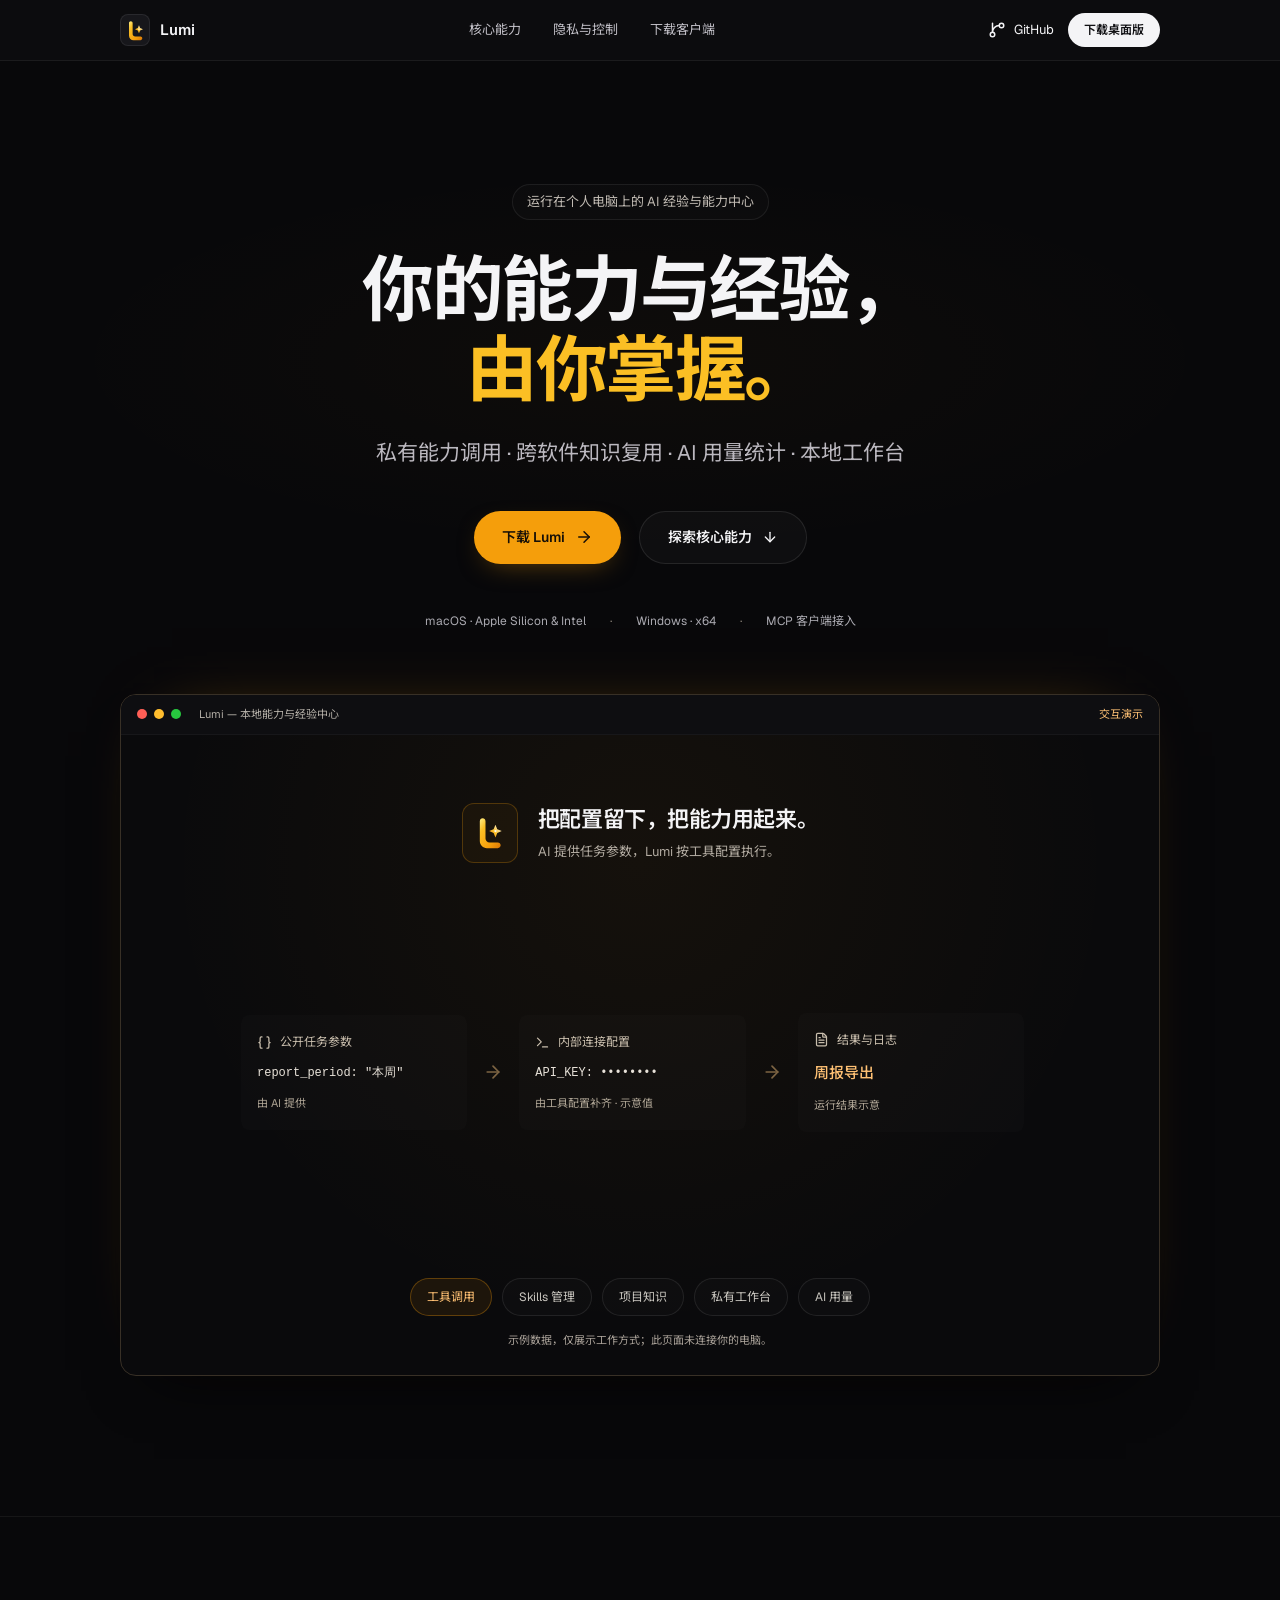
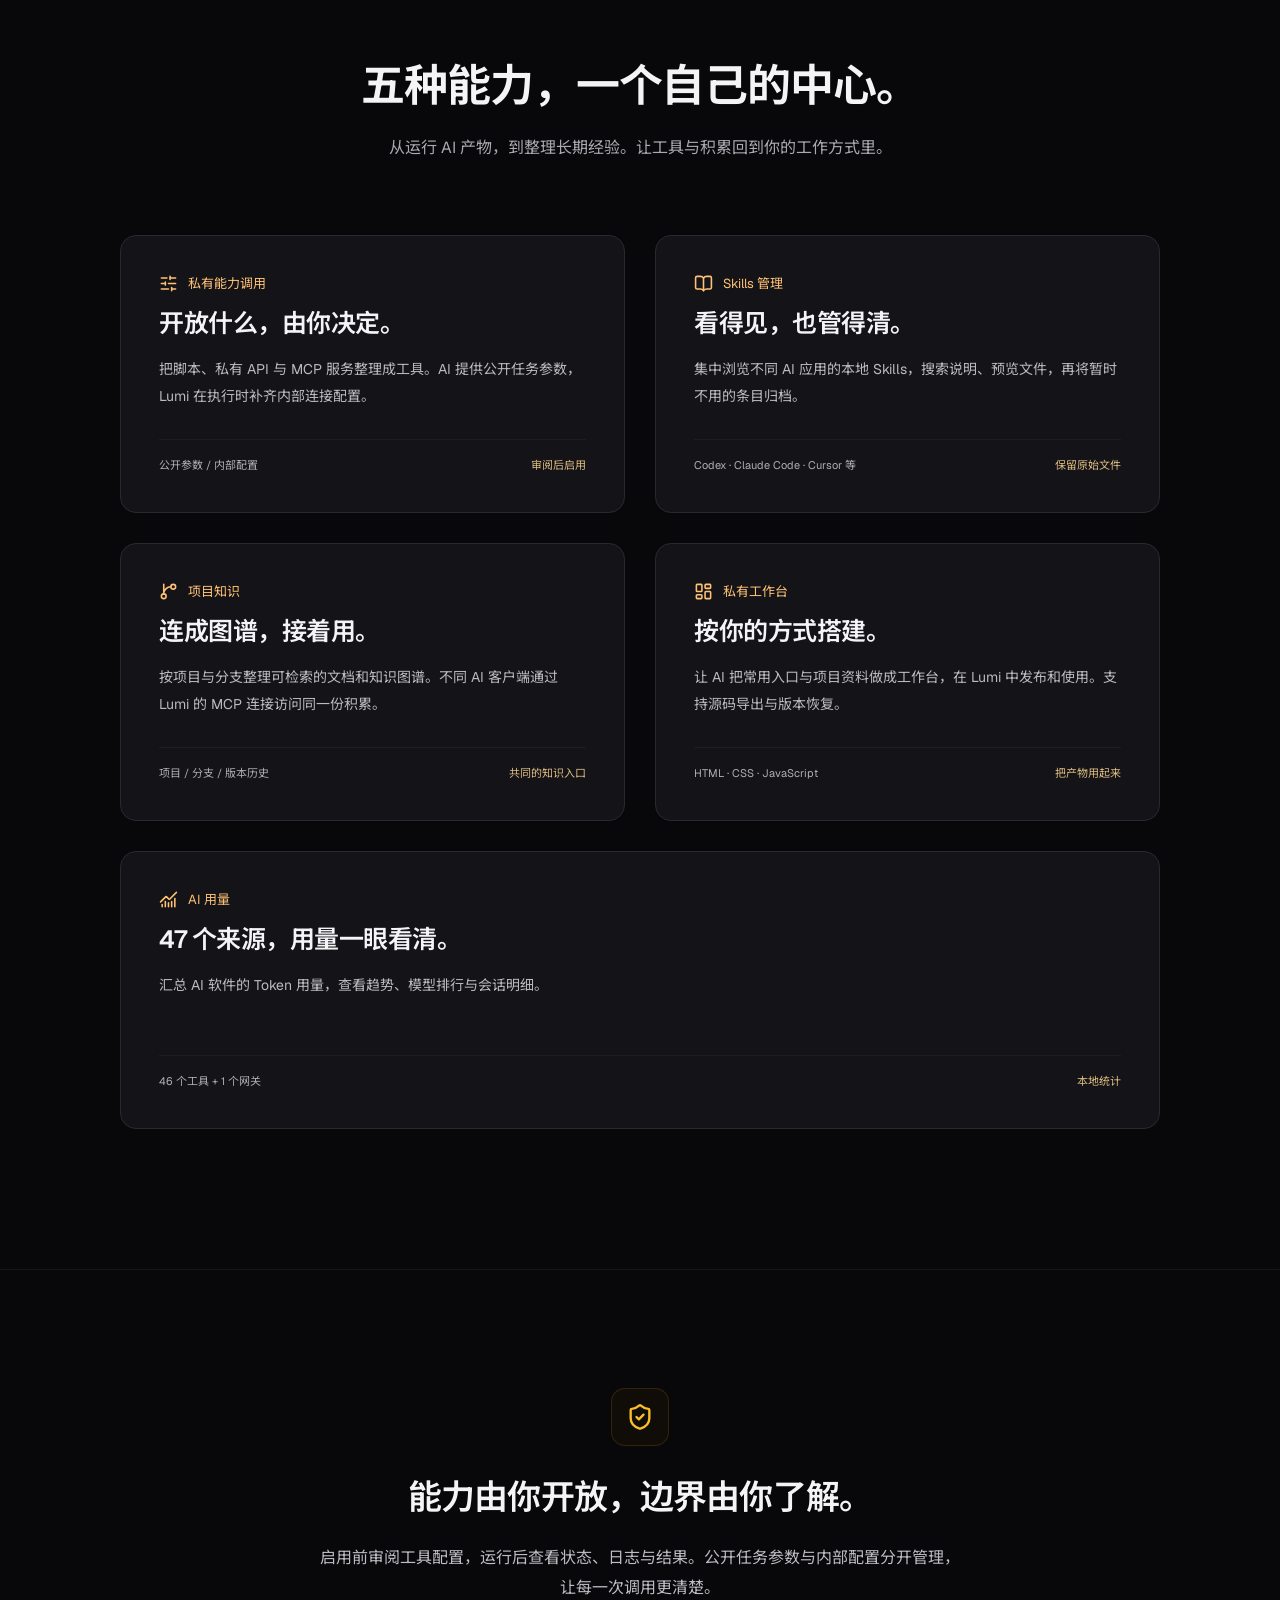
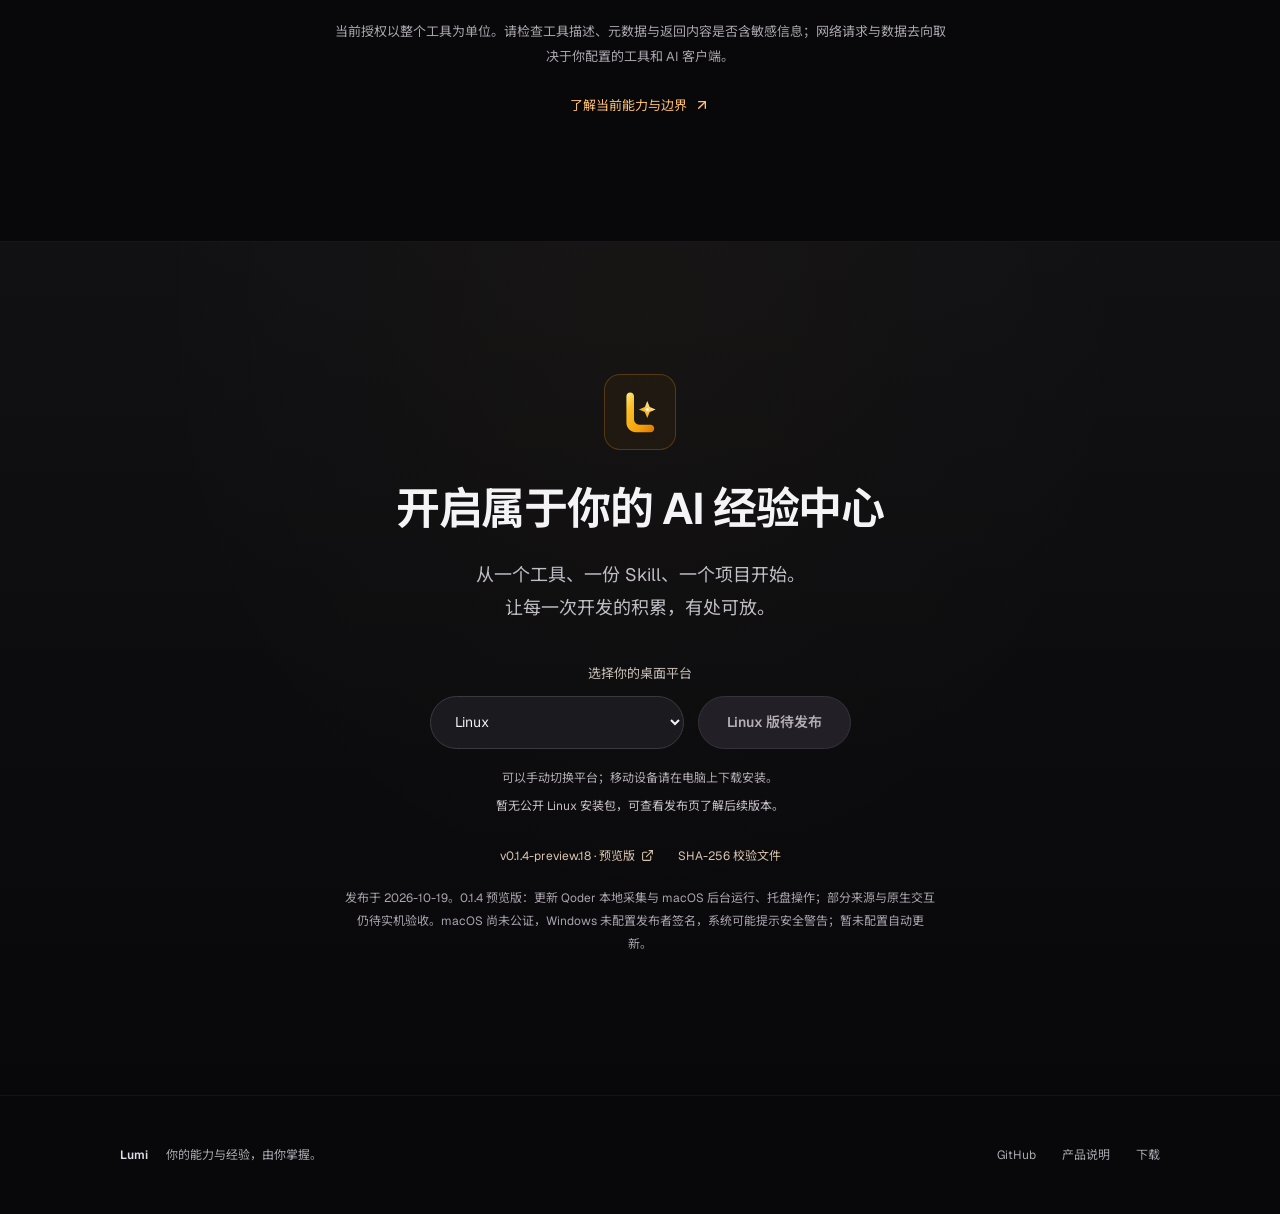
<file: index.html>
<!DOCTYPE html><html lang="zh-CN"><head><meta charSet="utf-8"/><link rel="preconnect" href="/" crossorigin=""/><meta name="viewport" content="width=device-width, initial-scale=1"/><link rel="stylesheet" href="/_next/static/chunks/26egfi94ij0s3.css" data-precedence="next"/><link rel="preload" as="script" fetchPriority="low" href="/_next/static/chunks/1ew4il-a98zmt.js"/><script src="/_next/static/chunks/1rxwn-mfm8874.js" async=""></script><script src="/_next/static/chunks/13pc9_lr8vnoz.js" async=""></script><script src="/_next/static/chunks/0cefix10a8f2b.js" async=""></script><script src="/_next/static/chunks/turbopack-3-ry682tkyiqk.js" async=""></script><script src="/_next/static/chunks/3j5he4_gi7dcv.js" async=""></script><script src="/_next/static/chunks/26lgxkewafxrk.js" async=""></script><script src="/_next/static/chunks/3jy3lyzrff4a3.js" async=""></script><script src="/_next/static/chunks/040gr12fq19t1.js" async=""></script><meta name="next-size-adjust" content=""/><meta name="theme-color" content="#08080a"/><meta name="color-scheme" content="dark"/><title>Lumi — 你的能力与经验，由你掌握</title><meta name="description" content="Lumi 将私有工具、Skills 与项目知识汇集在你的电脑上。汇总 AI 用量，让 AI 产物更容易运行，按你的方式搭建本地工作台。"/><meta name="application-name" content="Lumi"/><meta name="robots" content="index, follow"/><link rel="canonical" href="https://www.lumiplug.com/"/><meta property="og:title" content="Lumi — 你的能力与经验，由你掌握"/><meta property="og:description" content="Lumi 将私有工具、Skills 与项目知识汇集在你的电脑上。汇总 AI 用量，让 AI 产物更容易运行，按你的方式搭建本地工作台。"/><meta property="og:url" content="https://www.lumiplug.com/"/><meta property="og:site_name" content="Lumi"/><meta property="og:locale" content="zh_CN"/><meta property="og:image" content="https://www.lumiplug.com/og.png"/><meta property="og:image:width" content="1200"/><meta property="og:image:height" content="630"/><meta property="og:image:alt" content="Lumi — 你的能力与经验，由你掌握"/><meta property="og:type" content="website"/><meta name="twitter:card" content="summary_large_image"/><meta name="twitter:title" content="Lumi — 你的能力与经验，由你掌握"/><meta name="twitter:description" content="Lumi 将私有工具、Skills 与项目知识汇集在你的电脑上。汇总 AI 用量，让 AI 产物更容易运行，按你的方式搭建本地工作台。"/><meta name="twitter:image" content="https://www.lumiplug.com/og.png"/><link rel="icon" href="/icon.svg?icon.0k140cdlsgnfp.svg" sizes="any" type="image/svg+xml"/><script src="/_next/static/chunks/0cz1d0mv5g_q7.js" noModule=""></script></head><body><div hidden=""><!--$--><!--/$--></div><a class="skip-link" href="#main">跳到正文</a><header class="site-header"><div class="nav-inner container"><a href="#top" class="brand-link" aria-label="Lumi，返回顶部"><span class="brand-mark"><img alt="" loading="lazy" width="28" height="34" decoding="async" data-nimg="1" style="color:transparent" src="/lumi-mark.svg"/></span><span>Lumi</span></a><nav class="desktop-nav" aria-label="主导航"><a href="#features">核心能力</a><a href="#security">隐私与控制</a><a href="#download">下载客户端</a></nav><div class="nav-actions"><a href="https://github.com/LumiPlug/Lumi" class="nav-github" target="_blank" rel="noopener noreferrer" aria-label="GitHub · Lumi 主仓库（新标签页）"><svg xmlns="http://www.w3.org/2000/svg" width="18" height="18" viewBox="0 0 24 24" fill="none" stroke="currentColor" stroke-width="2" stroke-linecap="round" stroke-linejoin="round" class="lucide lucide-git-branch" aria-hidden="true"><path d="M15 6a9 9 0 0 0-9 9V3"></path><circle cx="18" cy="6" r="3"></circle><circle cx="6" cy="18" r="3"></circle></svg><span>GitHub</span></a><a href="#download" class="nav-download">下载桌面版</a><button class="menu-toggle" aria-label="打开导航菜单" aria-expanded="false" aria-controls="mobile-navigation"><svg xmlns="http://www.w3.org/2000/svg" width="20" height="20" viewBox="0 0 24 24" fill="none" stroke="currentColor" stroke-width="2" stroke-linecap="round" stroke-linejoin="round" class="lucide lucide-menu" aria-hidden="true"><path d="M4 5h16"></path><path d="M4 12h16"></path><path d="M4 19h16"></path></svg></button></div></div><nav id="mobile-navigation" class="mobile-nav" aria-label="移动导航" hidden=""><a href="#features">核心能力</a><a href="#security">隐私与控制</a><a href="#download">下载客户端</a></nav></header><main id="main"><section class="hero" id="top"><div class="hero-copy"><p class="hero-intro">运行在个人电脑上的 AI 经验与能力中心</p><h1>你的能力与经验，<br/><span>由你掌握。</span></h1><p class="hero-description">私有能力调用 · 跨软件知识复用 · AI 用量统计 · 本地工作台</p><div class="hero-actions"><a class="button button-primary" href="#download">下载 Lumi<svg xmlns="http://www.w3.org/2000/svg" width="18" height="18" viewBox="0 0 24 24" fill="none" stroke="currentColor" stroke-width="2" stroke-linecap="round" stroke-linejoin="round" class="lucide lucide-arrow-right" aria-hidden="true"><path d="M5 12h14"></path><path d="m12 5 7 7-7 7"></path></svg></a><a class="button button-secondary" href="#features">探索核心能力<svg xmlns="http://www.w3.org/2000/svg" width="16" height="16" viewBox="0 0 24 24" fill="none" stroke="currentColor" stroke-width="2" stroke-linecap="round" stroke-linejoin="round" class="lucide lucide-arrow-down" aria-hidden="true"><path d="M12 5v14"></path><path d="m19 12-7 7-7-7"></path></svg></a></div><p class="compatibility"><span>macOS · Apple Silicon &amp; Intel</span><span>Windows · x64</span><span>MCP 客户端接入</span></p></div><div class="container"><div class="product-stage" id="overview"><div class="window-bar"><div class="window-label"><span class="traffic-lights" aria-hidden="true"><i></i><i></i><i></i></span><span>Lumi — 本地能力与经验中心</span></div><span class="demo-label">交互演示</span></div><div class="demo-body"><div class="demo-heading"><span class="brand-mark brand-large"><img alt="" loading="lazy" width="28" height="34" decoding="async" data-nimg="1" style="color:transparent" src="/lumi-mark.svg"/></span><div><h2>把配置留下，把能力用起来。</h2><p>AI 提供任务参数，Lumi 按工具配置执行。</p></div></div><div id="panel-tools" role="tabpanel" aria-labelledby="tab-tools" tabindex="0" class="demo-panel"><div class="tool-flow"><div class="flow-step"><span class="demo-mini-label"><svg xmlns="http://www.w3.org/2000/svg" width="15" height="15" viewBox="0 0 24 24" fill="none" stroke="currentColor" stroke-width="2" stroke-linecap="round" stroke-linejoin="round" class="lucide lucide-braces lucide-curly-braces" aria-hidden="true"><path d="M8 3H7a2 2 0 0 0-2 2v5a2 2 0 0 1-2 2 2 2 0 0 1 2 2v5c0 1.1.9 2 2 2h1"></path><path d="M16 21h1a2 2 0 0 0 2-2v-5c0-1.1.9-2 2-2a2 2 0 0 1-2-2V5a2 2 0 0 0-2-2h-1"></path></svg>公开任务参数</span><code>report_period: &quot;本周&quot;</code><span class="demo-note">由 AI 提供</span></div><svg xmlns="http://www.w3.org/2000/svg" width="20" height="20" viewBox="0 0 24 24" fill="none" stroke="currentColor" stroke-width="2" stroke-linecap="round" stroke-linejoin="round" class="lucide lucide-arrow-right flow-arrow" aria-hidden="true"><path d="M5 12h14"></path><path d="m12 5 7 7-7 7"></path></svg><div class="flow-step"><span class="demo-mini-label"><svg xmlns="http://www.w3.org/2000/svg" width="15" height="15" viewBox="0 0 24 24" fill="none" stroke="currentColor" stroke-width="2" stroke-linecap="round" stroke-linejoin="round" class="lucide lucide-terminal" aria-hidden="true"><path d="M12 19h8"></path><path d="m4 17 6-6-6-6"></path></svg>内部连接配置</span><code>API_KEY: ••••••••</code><span class="demo-note">由工具配置补齐 · 示意值</span></div><svg xmlns="http://www.w3.org/2000/svg" width="20" height="20" viewBox="0 0 24 24" fill="none" stroke="currentColor" stroke-width="2" stroke-linecap="round" stroke-linejoin="round" class="lucide lucide-arrow-right flow-arrow" aria-hidden="true"><path d="M5 12h14"></path><path d="m12 5 7 7-7 7"></path></svg><div class="flow-step flow-result"><span class="demo-mini-label"><svg xmlns="http://www.w3.org/2000/svg" width="15" height="15" viewBox="0 0 24 24" fill="none" stroke="currentColor" stroke-width="2" stroke-linecap="round" stroke-linejoin="round" class="lucide lucide-file-text" aria-hidden="true"><path d="M6 22a2 2 0 0 1-2-2V4a2 2 0 0 1 2-2h8a2.4 2.4 0 0 1 1.704.706l3.588 3.588A2.4 2.4 0 0 1 20 8v12a2 2 0 0 1-2 2z"></path><path d="M14 2v5a1 1 0 0 0 1 1h5"></path><path d="M10 9H8"></path><path d="M16 13H8"></path><path d="M16 17H8"></path></svg>结果与日志</span><strong>周报导出</strong><span class="demo-note">运行结果示意</span></div></div></div><div class="demo-tabs" role="tablist" aria-label="选择产品演示"><button id="tab-tools" role="tab" aria-selected="true" aria-controls="panel-tools" tabindex="0">工具调用</button><button id="tab-skills" role="tab" aria-selected="false" aria-controls="panel-skills" tabindex="-1">Skills 管理</button><button id="tab-knowledge" role="tab" aria-selected="false" aria-controls="panel-knowledge" tabindex="-1">项目知识</button><button id="tab-workbench" role="tab" aria-selected="false" aria-controls="panel-workbench" tabindex="-1">私有工作台</button><button id="tab-usage" role="tab" aria-selected="false" aria-controls="panel-usage" tabindex="-1">AI 用量</button></div><p class="demo-disclaimer">示例数据，仅展示工作方式；此页面未连接你的电脑。</p></div></div></div></section><section id="features" class="features-section section-line"><div class="container"><div class="section-heading"><h2>五种能力，一个自己的中心。</h2><p>从运行 AI 产物，到整理长期经验。<br class="mobile-break"/>让工具与积累回到你的工作方式里。</p></div><div class="feature-grid"><article class="feature-card"><div class="feature-label"><svg xmlns="http://www.w3.org/2000/svg" width="19" height="19" viewBox="0 0 24 24" fill="none" stroke="currentColor" stroke-width="2" stroke-linecap="round" stroke-linejoin="round" class="lucide lucide-sliders-horizontal" aria-hidden="true"><path d="M10 5H3"></path><path d="M12 19H3"></path><path d="M14 3v4"></path><path d="M16 17v4"></path><path d="M21 12h-9"></path><path d="M21 19h-5"></path><path d="M21 5h-7"></path><path d="M8 10v4"></path><path d="M8 12H3"></path></svg><span>私有能力调用</span></div><h3>开放什么，由你决定。</h3><p>把脚本、私有 API 与 MCP 服务整理成工具。AI 提供公开任务参数，Lumi 在执行时补齐内部连接配置。</p><div class="feature-detail"><span>公开参数 / 内部配置</span><span>审阅后启用</span></div></article><article class="feature-card"><div class="feature-label"><svg xmlns="http://www.w3.org/2000/svg" width="19" height="19" viewBox="0 0 24 24" fill="none" stroke="currentColor" stroke-width="2" stroke-linecap="round" stroke-linejoin="round" class="lucide lucide-book-open" aria-hidden="true"><path d="M12 5v16"></path><path d="M20.001 19A2 2 0 0022 17V5a2 2 0 00-1.999-2L16 3.002A5 5 0 0012 5a5 5 0 00-4-2H4a2 2 0 00-2 2v12a2 2 0 001.999 2H8a5 5 0 014 2 5 5 0 014-2z"></path></svg><span>Skills 管理</span></div><h3>看得见，也管得清。</h3><p>集中浏览不同 AI 应用的本地 Skills，搜索说明、预览文件，再将暂时不用的条目归档。</p><div class="feature-detail"><span>Codex · Claude Code · Cursor 等</span><span>保留原始文件</span></div></article><article class="feature-card"><div class="feature-label"><svg xmlns="http://www.w3.org/2000/svg" width="19" height="19" viewBox="0 0 24 24" fill="none" stroke="currentColor" stroke-width="2" stroke-linecap="round" stroke-linejoin="round" class="lucide lucide-git-branch" aria-hidden="true"><path d="M15 6a9 9 0 0 0-9 9V3"></path><circle cx="18" cy="6" r="3"></circle><circle cx="6" cy="18" r="3"></circle></svg><span>项目知识</span></div><h3>连成图谱，接着用。</h3><p>按项目与分支整理可检索的文档和知识图谱。不同 AI 客户端通过 Lumi 的 MCP 连接访问同一份积累。</p><div class="feature-detail"><span>项目 / 分支 / 版本历史</span><span>共同的知识入口</span></div></article><article class="feature-card"><div class="feature-label"><svg xmlns="http://www.w3.org/2000/svg" width="19" height="19" viewBox="0 0 24 24" fill="none" stroke="currentColor" stroke-width="2" stroke-linecap="round" stroke-linejoin="round" class="lucide lucide-layout-dashboard" aria-hidden="true"><rect width="7" height="9" x="3" y="3" rx="1"></rect><rect width="7" height="5" x="14" y="3" rx="1"></rect><rect width="7" height="9" x="14" y="12" rx="1"></rect><rect width="7" height="5" x="3" y="16" rx="1"></rect></svg><span>私有工作台</span></div><h3>按你的方式搭建。</h3><p>让 AI 把常用入口与项目资料做成工作台，在 Lumi 中发布和使用。支持源码导出与版本恢复。</p><div class="feature-detail"><span>HTML · CSS · JavaScript</span><span>把产物用起来</span></div></article><article class="feature-card"><div class="feature-label"><svg xmlns="http://www.w3.org/2000/svg" width="19" height="19" viewBox="0 0 24 24" fill="none" stroke="currentColor" stroke-width="2" stroke-linecap="round" stroke-linejoin="round" class="lucide lucide-chart-no-axes-combined" aria-hidden="true"><path d="M12 16v5"></path><path d="M16 14.639V21"></path><path d="M20 10.656V21"></path><path d="m22 3-8.646 8.646a.5.5 0 0 1-.708 0L9.354 8.354a.5.5 0 0 0-.707 0L2 15"></path><path d="M4 18.463V21"></path><path d="M8 14.656V21"></path></svg><span>AI 用量</span></div><h3>47 个来源，用量一眼看清。</h3><p>汇总 AI 软件的 Token 用量，查看趋势、模型排行与会话明细。</p><div class="feature-detail"><span>46 个工具 + 1 个网关</span><span>本地统计</span></div></article></div></div></section><section id="security" class="security-section section-line"><div class="container security-inner"><span class="security-icon"><svg xmlns="http://www.w3.org/2000/svg" width="28" height="28" viewBox="0 0 24 24" fill="none" stroke="currentColor" stroke-width="2" stroke-linecap="round" stroke-linejoin="round" class="lucide lucide-shield-check" aria-hidden="true"><path d="M20 13c0 5-3.5 7.5-7.66 8.95a1 1 0 0 1-.67-.01C7.5 20.5 4 18 4 13V6a1 1 0 0 1 1-1c2 0 4.5-1.2 6.24-2.72a1.17 1.17 0 0 1 1.52 0C14.51 3.81 17 5 19 5a1 1 0 0 1 1 1z"></path><path d="m9 12 2 2 4-4"></path></svg></span><h2>能力由你开放，边界由你了解。</h2><p class="security-summary">启用前审阅工具配置，运行后查看状态、日志与结果。公开任务参数与内部配置分开管理，让每一次调用更清楚。</p><p class="security-boundary">当前授权以整个工具为单位。请检查工具描述、元数据与返回内容是否含敏感信息；网络请求与数据去向取决于你配置的工具和 AI 客户端。</p><a class="text-link" href="https://github.com/LumiPlug/Lumi/blob/main/README.zh-CN.md">了解当前能力与边界<svg xmlns="http://www.w3.org/2000/svg" width="16" height="16" viewBox="0 0 24 24" fill="none" stroke="currentColor" stroke-width="2" stroke-linecap="round" stroke-linejoin="round" class="lucide lucide-arrow-up-right" aria-hidden="true"><path d="M7 7h10v10"></path><path d="M7 17 17 7"></path></svg></a></div></section><section class="download-section section-line" id="download"><div class="container download-inner"><span class="brand-mark brand-large"><img alt="" loading="lazy" width="28" height="34" decoding="async" data-nimg="1" style="color:transparent" src="/lumi-mark.svg"/></span><h2>开启属于你的 AI 经验中心</h2><p class="download-description">从一个工具、一份 Skill、一个项目开始。
让每一次开发的积累，有处可放。</p><div class="download-picker"><label class="platform-label" for="platform">选择你的桌面平台</label><div class="download-controls"><select id="platform"><option value="mac-arm" selected="">macOS · Apple Silicon</option><option value="mac-intel">macOS · Intel</option><option value="windows">Windows · x64</option><option value="linux">Linux</option></select><a class="button button-primary download-button" href="https://github.com/LumiPlug/Lumi/releases/download/v0.1.4-preview.18/Lumi_0.1.4_aarch64.dmg" aria-label="下载 macOS 版，macOS · Apple Silicon，预览版"><svg xmlns="http://www.w3.org/2000/svg" width="18" height="18" viewBox="0 0 24 24" fill="none" stroke="currentColor" stroke-width="2" stroke-linecap="round" stroke-linejoin="round" class="lucide lucide-arrow-down-to-line" aria-hidden="true"><path d="M12 17V3"></path><path d="m6 11 6 6 6-6"></path><path d="M19 21H5"></path></svg>下载 macOS 版</a></div><p class="platform-hint">可以手动切换平台；移动设备请在电脑上下载安装。</p><p class="download-requirement" aria-live="polite">macOS 13.5 或更新版本 · Apple Silicon · .dmg</p><div class="release-links"><a href="https://github.com/LumiPlug/Lumi/releases/tag/v0.1.4-preview.18">v0.1.4-preview.18<!-- --> · <!-- -->预览版<svg xmlns="http://www.w3.org/2000/svg" width="13" height="13" viewBox="0 0 24 24" fill="none" stroke="currentColor" stroke-width="2" stroke-linecap="round" stroke-linejoin="round" class="lucide lucide-external-link" aria-hidden="true"><path d="M15 3h6v6"></path><path d="M10 14 21 3"></path><path d="M18 13v6a2 2 0 0 1-2 2H5a2 2 0 0 1-2-2V8a2 2 0 0 1 2-2h6"></path></svg></a><a href="https://github.com/LumiPlug/Lumi/releases/download/v0.1.4-preview.18/SHA256SUMS.txt">SHA-256 校验文件</a></div><p class="release-notice">发布于 <!-- -->2026-10-19<!-- -->。<!-- -->0.1.4 预览版：更新 Qoder 本地采集与 macOS 后台运行、托盘操作；部分来源与原生交互仍待实机验收。macOS 尚未公证，Windows 未配置发布者签名，系统可能提示安全警告；暂未配置自动更新。</p></div></div></section></main><!--$--><!--/$--><footer class="site-footer"><div class="container footer-inner"><p><strong>Lumi</strong><span>你的能力与经验，由你掌握。</span></p><nav aria-label="页脚导航"><a href="https://github.com/LumiPlug/Lumi">GitHub</a><a href="https://github.com/LumiPlug/Lumi/blob/main/README.zh-CN.md">产品说明</a><a href="#download">下载</a></nav></div></footer><script id="_R_">(globalThis["TURBOPACK"] || (globalThis["TURBOPACK"] = [])).push({"otherChunks":["static/chunks/1ew4il-a98zmt.js","static/chunks/1rxwn-mfm8874.js","static/chunks/13pc9_lr8vnoz.js","static/chunks/0cefix10a8f2b.js"],"runtimeModuleIds":[57458]});</script><script src="/_next/static/chunks/1ew4il-a98zmt.js" async=""></script><script>(self.__next_f=self.__next_f||[]).push([0])</script><script>self.__next_f.push([1,"1:\"$Sreact.fragment\"\n2:\"/_next/static/chunks/3j5he4_gi7dcv.js\"\n3:I[5215,[\"$2\"],\"default\"]\n4:I[46747,[\"$2\"],\"default\"]\n5:\"/_next/static/chunks/26lgxkewafxrk.js\"\n6:I[63572,[\"$2\",\"$5\"],\"\"]\n8:\"/_next/static/chunks/3jy3lyzrff4a3.js\"\n9:I[93963,[\"$2\",\"$8\"],\"Header\"]\nb:\"/_next/static/chunks/040gr12fq19t1.js\"\nc:I[93817,[\"$2\",\"$8\",\"$b\"],\"default\"]\nd:I[35949,[\"$2\",\"$8\",\"$b\"],\"ProductDemo\"]\n19:\"ViewportBoundary\"\n1a:I[70914,[\"$2\"],\"$19\"]\n1c:\"MetadataBoundary\"\n1d:I[70914,[\"$2\"],\"$1c\"]\n1e:\"$Sreact.suspense\"\n20:I[43914,[\"$2\"],\"default\",1]\n:HL[\"/_next/static/chunks/26egfi94ij0s3.css\",\"style\"]\n:HC[\"/\",\"\"]\n"])</script><script>self.__next_f.push([1,"a:[[\"children\",{\"s\":\"__PAGE__\",\"h\":512,\"d\":{\"r\":[\"$\",\"$1\",\"c\",{\"children\":[[\"$\",\"main\",null,{\"id\":\"main\",\"children\":[[\"$\",\"section\",null,{\"className\":\"hero\",\"id\":\"top\",\"children\":[[\"$\",\"div\",null,{\"className\":\"hero-copy\",\"children\":[[\"$\",\"p\",null,{\"className\":\"hero-intro\",\"children\":\"运行在个人电脑上的 AI 经验与能力中心\"}],[\"$\",\"h1\",null,{\"children\":[\"你的能力与经验，\",[\"$\",\"br\",null,{}],[\"$\",\"span\",null,{\"children\":\"由你掌握。\"}]]}],[\"$\",\"p\",null,{\"className\":\"hero-description\",\"children\":\"私有能力调用 · 跨软件知识复用 · AI 用量统计 · 本地工作台\"}],[\"$\",\"div\",null,{\"className\":\"hero-actions\",\"children\":[[\"$\",\"a\",null,{\"className\":\"button button-primary\",\"href\":\"#download\",\"children\":[\"下载 Lumi\",[\"$\",\"$Lc\",null,{\"ref\":\"$undefined\",\"icon\":{\"name\":\"arrow-right\",\"size\":24,\"node\":[[\"path\",{\"d\":\"M5 12h14\",\"key\":\"1ays0h\"}],[\"path\",{\"d\":\"m12 5 7 7-7 7\",\"key\":\"xquz4c\"}]]},\"className\":\"$undefined\",\"size\":18,\"aria-hidden\":\"true\"}]]}],[\"$\",\"a\",null,{\"className\":\"button button-secondary\",\"href\":\"#features\",\"children\":[\"探索核心能力\",[\"$\",\"$Lc\",null,{\"ref\":\"$undefined\",\"icon\":{\"name\":\"arrow-down\",\"size\":24,\"node\":[[\"path\",{\"d\":\"M12 5v14\",\"key\":\"s699le\"}],[\"path\",{\"d\":\"m19 12-7 7-7-7\",\"key\":\"1idqje\"}]]},\"className\":\"$undefined\",\"size\":16,\"aria-hidden\":\"true\"}]]}]]}],[\"$\",\"p\",null,{\"className\":\"compatibility\",\"children\":[[\"$\",\"span\",null,{\"children\":\"macOS · Apple Silicon \u0026 Intel\"}],[\"$\",\"span\",null,{\"children\":\"Windows · x64\"}],[\"$\",\"span\",null,{\"children\":\"MCP 客户端接入\"}]]}]]}],[\"$\",\"div\",null,{\"className\":\"container\",\"children\":[\"$\",\"$Ld\",null,{}]}]]}],[\"$\",\"section\",null,{\"id\":\"features\",\"className\":\"features-section section-line\",\"children\":[\"$\",\"div\",null,{\"className\":\"container\",\"children\":[[\"$\",\"div\",null,{\"className\":\"section-heading\",\"children\":[[\"$\",\"h2\",null,{\"children\":\"五种能力，一个自己的中心。\"}],[\"$\",\"p\",null,{\"children\":[\"从运行 AI 产物，到整理长期经验。\",[\"$\",\"br\",null,{\"className\":\"mobile-break\"}],\"让工具与积累回到你的工作方式里。\"]}]]}],[\"$\",\"div\",null,{\"className\":\"feature-grid\",\"children\":[[\"$\",\"article\",\"tools\",{\"className\":\"feature-card\",\"children\":[[\"$\",\"div\",null,{\"className\":\"feature-label\",\"children\":[[\"$\",\"$Lc\",null,{\"ref\":\"$undefined\",\"icon\":{\"name\":\"sliders-horizontal\",\"size\":24,\"node\":[[\"path\",{\"d\":\"M10 5H3\",\"key\":\"1qgfaw\"}],[\"path\",{\"d\":\"M12 19H3\",\"key\":\"yhmn1j\"}],[\"path\",{\"d\":\"M14 3v4\",\"key\":\"1sua03\"}],[\"path\",{\"d\":\"M16 17v4\",\"key\":\"1q0r14\"}],[\"path\",{\"d\":\"M21 12h-9\",\"key\":\"1o4lsq\"}],[\"path\",{\"d\":\"M21 19h-5\",\"key\":\"1rlt1p\"}],[\"path\",{\"d\":\"M21 5h-7\",\"key\":\"1oszz2\"}],[\"path\",{\"d\":\"M8 10v4\",\"key\":\"tgpxqk\"}],[\"path\",{\"d\":\"M8 12H3\",\"key\":\"a7s4jb\"}]]},\"className\":\"$undefined\",\"size\":19,\"aria-hidden\":\"true\"}],[\"$\",\"span\",null,{\"children\":\"私有能力调用\"}]]}],[\"$\",\"h3\",null,{\"children\":\"开放什么，由你决定。\"}],[\"$\",\"p\",null,{\"children\":\"把脚本、私有 API 与 MCP 服务整理成工具。AI 提供公开任务参数，Lumi 在执行时补齐内部连接配置。\"}],[\"$\",\"div\",null,{\"className\":\"feature-detail\",\"children\":[[\"$\",\"span\",null,{\"children\":\"公开参数 / 内部配置\"}],[\"$\",\"span\",null,{\"children\":\"审阅后启用\"}]]}]]}],[\"$\",\"article\",\"skills\",{\"className\":\"feature-card\",\"children\":[[\"$\",\"div\",null,{\"className\":\"feature-label\",\"children\":[[\"$\",\"$Lc\",null,{\"ref\":\"$undefined\",\"icon\":{\"name\":\"book-open\",\"size\":24,\"node\":[[\"path\",{\"d\":\"M12 5v16\",\"key\":\"1f6ucr\"}],[\"path\",{\"d\":\"M20.001 19A2 2 0 0022 17V5a2 2 0 00-1.999-2L16 3.002A5 5 0 0012 5a5 5 0 00-4-2H4a2 2 0 00-2 2v12a2 2 0 001.999 2H8a5 5 0 014 2 5 5 0 014-2z\",\"key\":\"1fyvmf\"}]]},\"className\":\"$undefined\",\"size\":19,\"aria-hidden\":\"true\"}],\"$Le\"]}],\"$Lf\",\"$L10\",\"$L11\"]}],\"$L12\",\"$L13\",\"$L14\"]}]]}]}],\"$L15\",\"$L16\"]}],[\"$L17\"],\"$L18\"]}],\"p\":false,\"v\":null}}]]\n"])</script><script>self.__next_f.push([1,"7:[[\"children\",{\"s\":\"(marketing)\",\"h\":512,\"d\":{\"r\":[\"$\",\"$1\",\"c\",{\"children\":[[[\"$\",\"script\",\"script-0\",{\"src\":\"/_next/static/chunks/3jy3lyzrff4a3.js\",\"async\":true,\"nonce\":\"$undefined\"}]],[[\"$\",\"a\",null,{\"className\":\"skip-link\",\"href\":\"#main\",\"children\":\"跳到正文\"}],[\"$\",\"$L9\",null,{}],[\"$\",\"$L3\",null,{\"parallelRouterKey\":\"children\",\"error\":\"$undefined\",\"errorStyles\":\"$undefined\",\"errorScripts\":\"$undefined\",\"template\":[\"$\",\"$L4\",null,{}],\"templateStyles\":\"$undefined\",\"templateScripts\":\"$undefined\",\"notFound\":[[\"$\",\"main\",null,{\"className\":\"not-found\",\"children\":[[\"$\",\"h1\",null,{\"children\":\"这里还没有页面。\"}],[\"$\",\"p\",null,{\"children\":\"回到 Lumi，继续了解你的能力与经验中心。\"}],[\"$\",\"$L6\",null,{\"href\":\"/\",\"className\":\"button button-primary\",\"children\":\"返回首页\"}]]}],[]],\"forbidden\":\"$undefined\",\"unauthorized\":\"$undefined\"}],[\"$\",\"footer\",null,{\"className\":\"site-footer\",\"children\":[\"$\",\"div\",null,{\"className\":\"container footer-inner\",\"children\":[[\"$\",\"p\",null,{\"children\":[[\"$\",\"strong\",null,{\"children\":\"Lumi\"}],[\"$\",\"span\",null,{\"children\":\"你的能力与经验，由你掌握。\"}]]}],[\"$\",\"nav\",null,{\"aria-label\":\"页脚导航\",\"children\":[[\"$\",\"a\",null,{\"href\":\"https://github.com/LumiPlug/Lumi\",\"children\":\"GitHub\"}],[\"$\",\"a\",null,{\"href\":\"https://github.com/LumiPlug/Lumi/blob/main/README.zh-CN.md\",\"children\":\"产品说明\"}],[\"$\",\"a\",null,{\"href\":\"#download\",\"children\":\"下载\"}]]}]]}]}]]]}],\"p\":false,\"v\":null},\"c\":\"$Qa\"}]]\n"])</script><script>self.__next_f.push([1,"0:{\"P\":null,\"c\":[\"\",\"\"],\"q\":\"\",\"i\":false,\"t\":{\"t\":{\"s\":\"\",\"h\":528,\"d\":{\"r\":[\"$\",\"$1\",\"c\",{\"children\":[[[\"$\",\"link\",\"0\",{\"rel\":\"stylesheet\",\"href\":\"/_next/static/chunks/26egfi94ij0s3.css\",\"precedence\":\"next\",\"crossOrigin\":\"$undefined\",\"nonce\":\"$undefined\"}],[\"$\",\"script\",\"script-0\",{\"src\":\"/_next/static/chunks/3j5he4_gi7dcv.js\",\"async\":true,\"nonce\":\"$undefined\"}]],[\"$\",\"html\",null,{\"lang\":\"zh-CN\",\"children\":[\"$\",\"body\",null,{\"children\":[\"$\",\"$L3\",null,{\"parallelRouterKey\":\"children\",\"error\":\"$undefined\",\"errorStyles\":\"$undefined\",\"errorScripts\":\"$undefined\",\"template\":[\"$\",\"$L4\",null,{}],\"templateStyles\":\"$undefined\",\"templateScripts\":\"$undefined\",\"notFound\":[[\"$\",\"main\",null,{\"className\":\"not-found\",\"children\":[[\"$\",\"h1\",null,{\"children\":\"这里还没有页面。\"}],[\"$\",\"p\",null,{\"children\":\"回到 Lumi，继续了解你的能力与经验中心。\"}],[\"$\",\"$L6\",null,{\"href\":\"/\",\"className\":\"button button-primary\",\"children\":\"返回首页\"}]]}],[]],\"forbidden\":\"$undefined\",\"unauthorized\":\"$undefined\"}]}]}]]}],\"p\":false,\"v\":null},\"c\":\"$Q7\"},\"h\":{\"r\":[\"$\",\"$1\",\"h\",{\"children\":[null,[\"$\",\"$L1a\",null,{\"children\":\"$L1b\"}],[\"$\",\"$L1d\",null,{\"children\":[[\"$\",\"div\",null,{\"hidden\":true,\"children\":[\"$\",\"$1e\",null,{\"name\":\"Next.Metadata\",\"children\":\"$L1f\"}]}],null]}],[\"$\",\"meta\",null,{\"name\":\"next-size-adjust\",\"content\":\"\"}]]}],\"p\":false,\"v\":null}},\"m\":\"$undefined\",\"G\":[\"$20\",[[\"$\",\"link\",\"0\",{\"rel\":\"stylesheet\",\"href\":\"/_next/static/chunks/26egfi94ij0s3.css\",\"precedence\":\"next\",\"crossOrigin\":\"$undefined\",\"nonce\":\"$undefined\"}]]],\"S\":true,\"r\":\"$undefined\",\"s\":\"$undefined\",\"a\":\"$undefined\",\"l\":\"$undefined\",\"p\":\"$undefined\",\"d\":\"$undefined\",\"b\":\"HOyG9ZRnZtrnmoiLhqo8w\"}\n"])</script><script>self.__next_f.push([1,"21:I[15925,[\"$2\",\"$8\",\"$b\"],\"Image\"]\n22:I[24914,[\"$2\",\"$8\",\"$b\"],\"DownloadPicker\"]\n23:I[70914,[\"$2\"],\"OutletBoundary\"]\ne:[\"$\",\"span\",null,{\"children\":\"Skills 管理\"}]\nf:[\"$\",\"h3\",null,{\"children\":\"看得见，也管得清。\"}]\n10:[\"$\",\"p\",null,{\"children\":\"集中浏览不同 AI 应用的本地 Skills，搜索说明、预览文件，再将暂时不用的条目归档。\"}]\n11:[\"$\",\"div\",null,{\"className\":\"feature-detail\",\"children\":[[\"$\",\"span\",null,{\"children\":\"Codex · Claude Code · Cursor 等\"}],[\"$\",\"span\",null,{\"children\":\"保留原始文件\"}]]}]\n12:[\"$\",\"article\",\"knowledge\",{\"className\":\"feature-card\",\"children\":[[\"$\",\"div\",null,{\"className\":\"feature-label\",\"children\":[[\"$\",\"$Lc\",null,{\"ref\":\"$undefined\",\"icon\":{\"name\":\"git-branch\",\"size\":24,\"node\":[[\"path\",{\"d\":\"M15 6a9 9 0 0 0-9 9V3\",\"key\":\"1cii5b\"}],[\"circle\",{\"cx\":\"18\",\"cy\":\"6\",\"r\":\"3\",\"key\":\"1h7g24\"}],[\"circle\",{\"cx\":\"6\",\"cy\":\"18\",\"r\":\"3\",\"key\":\"fqmcym\"}]]},\"className\":\"$undefined\",\"size\":19,\"aria-hidden\":\"true\"}],[\"$\",\"span\",null,{\"children\":\"项目知识\"}]]}],[\"$\",\"h3\",null,{\"children\":\"连成图谱，接着用。\"}],[\"$\",\"p\",null,{\"children\":\"按项目与分支整理可检索的文档和知识图谱。不同 AI 客户端通过 Lumi 的 MCP 连接访问同一份积累。\"}],[\"$\",\"div\",null,{\"className\":\"feature-detail\",\"children\":[[\"$\",\"span\",null,{\"children\":\"项目 / 分支 / 版本历史\"}],[\"$\",\"span\",null,{\"children\":\"共同的知识入口\"}]]}]]}]\n13:[\"$\",\"article\",\"workbench\",{\"className\":\"feature-card\",\"children\":[[\"$\",\"div\",null,{\"className\":\"feature-label\",\"children\":[[\"$\",\"$Lc\",null,{\"ref\":\"$undefined\",\"icon\":{\"name\":\"layout-dashboard\",\"size\":24,\"node\":[[\"rect\",{\"width\":\"7\",\"height\":\"9\",\"x\":\"3\",\"y\":\"3\",\"rx\":\"1\",\"key\":\"10lvy0\"}],[\"rect\",{\"width\":\"7\",\"height\":\"5\",\"x\":\"14\",\"y\":\"3\",\"rx\":\"1\",\"key\":\"16une8\"}],[\"rect\",{\"width\":\"7\",\"height\":\"9\",\"x\":\"14\",\"y\":\"12\",\"rx\":\"1\",\"key\":\"1hutg5\"}],[\"rect\",{\"width\":\"7\",\"height\":\"5\",\"x\":\"3\",\"y\":\"16\",\"rx\":\"1\",\"key\":\"ldoo1y\"}]]},\"className\":\"$undefined\",\"size\":19,\"aria-hidden\":\"true\"}],[\"$\",\"span\",null,{\"children\":\"私有工作台\"}]]}],[\"$\",\"h3\",null,{\"children\":\"按你的方式搭建。\"}],[\"$\",\"p\",null,{\"children\":\"让 AI 把常用入口与项目资料做成工作台，在 Lumi 中发布和使用。支持源码导出与版本恢复。\"}],[\"$\",\"div\",null,{\"className\":\"feature-detail\",\"children\":[[\"$\",\"span\",null,{\"children\":\"HTML · CSS · JavaScript\"}],[\"$\",\"span\",null,{\"children\":\"把产物用起来\"}]]}]]}]\n14:[\"$\",\"article\",\"usage\",{\"className\":\"feature-card\",\"children\":[[\"$\",\"div\",null,{\"className\":\"feature-label\",\"children\":[[\"$\",\"$Lc\",null,{\"ref\":\"$undefined\",\"icon\":{\"name\":\"chart-no-axes-combined\",\"size\":24,\"node\":[[\"path\",{\"d\":\"M12 16v5\",\"key\":\"zza2cw\"}],[\"path\",{\"d\":\"M16 14.639V21\",\"key\":\"1s85h0\"}],[\"path\",{\"d\":\"M20 10.656V21\",\"key\":\"q45596\"}],[\"path\",{\"d\":\"m22 3-8.646 8.646a.5.5 0 0 1-.708 0L9.354 8.354a.5.5 0 0 0-.707 0L2 15\",\"key\":\"1fw8x9\"}],[\"path\",{\"d\":\"M4 18.463V21\",\"key\":\"1otddq\"}],[\"path\",{\"d\":\"M8 14.656V21\",\"key\":\"1t2idw\"}]]},\"className\":\"$undefined\",\"size\":19,\"aria-hidden\":\"true\"}],[\"$\",\"span\",null,{\"children\":\"AI 用量\"}]]}],[\"$\",\"h3\",null,{\"children\":\"47 个来源，用量一眼看清。\"}],[\"$\",\"p\",null,{\"children\":\"汇总 AI 软件的 Token 用量，查看趋势、模型排行与会话明细。\"}],[\"$\",\"div\",null,{\"className\":\"feature-detail\",\"children\":[[\"$\",\"span\",null,{\"children\":\"46 个工具 + 1 个网关\"}],[\"$\",\"span\",null,{\"children\":\"本地统计\"}]]}]]}]\n15:[\"$\",\"section\",null,{\"id\":\"security\",\"className\":\"security-section section-line\",\"children\":[\"$\",\"div\",null,{\"className\":\"container security-inner\",\"children\":[[\"$\",\"span\",null,{\"className\":\"security-icon\",\"children\":[\"$\",\"$Lc\",null,{\"ref\":\"$undefined\",\"icon\":{\"name\":\"shield-check\",\"size\":24,\"node\":[[\"path\",{\"d\":\"M20 13c0 5-3.5 7.5-7.66 8.95a1 1 0 0 1-.67-.01C7.5 20.5 4 18 4 13V6a1 1 0 0 1 1-1c2 0 4.5-1.2 6.24-2.72a1.17 1.17 0 0 1 1.52 0C14.51 3.81 17 5 19 5a1 1 0 0 1 1 1z\",\"key\":\"oel41y\"}],[\"path\",{\"d\":\"m9 12 2 2 4-4\",\"key\":\"dzmm74\"}]]},\"className\":\"$undefined\",\"size\":28,\"aria-hidden\":\"true\"}]}],[\"$\",\"h2\",null,{\"children\":\""])</script><script>self.__next_f.push([1,"能力由你开放，边界由你了解。\"}],[\"$\",\"p\",null,{\"className\":\"security-summary\",\"children\":\"启用前审阅工具配置，运行后查看状态、日志与结果。公开任务参数与内部配置分开管理，让每一次调用更清楚。\"}],[\"$\",\"p\",null,{\"className\":\"security-boundary\",\"children\":\"当前授权以整个工具为单位。请检查工具描述、元数据与返回内容是否含敏感信息；网络请求与数据去向取决于你配置的工具和 AI 客户端。\"}],[\"$\",\"a\",null,{\"className\":\"text-link\",\"href\":\"https://github.com/LumiPlug/Lumi/blob/main/README.zh-CN.md\",\"children\":[\"了解当前能力与边界\",[\"$\",\"$Lc\",null,{\"ref\":\"$undefined\",\"icon\":{\"name\":\"arrow-up-right\",\"size\":24,\"node\":[[\"path\",{\"d\":\"M7 7h10v10\",\"key\":\"1tivn9\"}],[\"path\",{\"d\":\"M7 17 17 7\",\"key\":\"1vkiza\"}]]},\"className\":\"$undefined\",\"size\":16,\"aria-hidden\":\"true\"}]]}]]}]}]\n16:[\"$\",\"section\",null,{\"className\":\"download-section section-line\",\"id\":\"download\",\"children\":[\"$\",\"div\",null,{\"className\":\"container download-inner\",\"children\":[[\"$\",\"span\",null,{\"className\":\"brand-mark brand-large\",\"children\":[\"$\",\"$L21\",null,{\"src\":\"/lumi-mark.svg\",\"width\":28,\"height\":34,\"alt\":\"\",\"unoptimized\":true}]}],[\"$\",\"h2\",null,{\"children\":\"开启属于你的 AI 经验中心\"}],[\"$\",\"p\",null,{\"className\":\"download-description\",\"children\":\"从一个工具、一份 Skill、一个项目开始。\\n让每一次开发的积累，有处可放。\"}],[\"$\",\"$L22\",null,{}]]}]}]\n17:[\"$\",\"script\",\"script-0\",{\"src\":\"/_next/static/chunks/040gr12fq19t1.js\",\"async\":true,\"nonce\":\"$undefined\"}]\n18:[\"$\",\"$L23\",null,{\"children\":[\"$\",\"$1e\",null,{\"name\":\"Next.MetadataOutlet\",\"children\":\"$@24\"}]}]\n"])</script><script>self.__next_f.push([1,"1b:[[\"$\",\"meta\",\"0\",{\"charSet\":\"utf-8\"}],[\"$\",\"meta\",\"1\",{\"name\":\"viewport\",\"content\":\"width=device-width, initial-scale=1\"}],[\"$\",\"meta\",\"2\",{\"name\":\"theme-color\",\"content\":\"#08080a\"}],[\"$\",\"meta\",\"3\",{\"name\":\"color-scheme\",\"content\":\"dark\"}]]\n"])</script><script>self.__next_f.push([1,"25:I[57719,[\"$2\"],\"IconMark\"]\n"])</script><script>self.__next_f.push([1,"1f:[[\"$\",\"title\",\"0\",{\"children\":\"Lumi — 你的能力与经验，由你掌握\"}],[\"$\",\"meta\",\"1\",{\"name\":\"description\",\"content\":\"Lumi 将私有工具、Skills 与项目知识汇集在你的电脑上。汇总 AI 用量，让 AI 产物更容易运行，按你的方式搭建本地工作台。\"}],[\"$\",\"meta\",\"2\",{\"name\":\"application-name\",\"content\":\"Lumi\"}],[\"$\",\"meta\",\"3\",{\"name\":\"robots\",\"content\":\"index, follow\"}],[\"$\",\"link\",\"4\",{\"rel\":\"canonical\",\"href\":\"https://www.lumiplug.com/\"}],[\"$\",\"meta\",\"5\",{\"property\":\"og:title\",\"content\":\"Lumi — 你的能力与经验，由你掌握\"}],[\"$\",\"meta\",\"6\",{\"property\":\"og:description\",\"content\":\"Lumi 将私有工具、Skills 与项目知识汇集在你的电脑上。汇总 AI 用量，让 AI 产物更容易运行，按你的方式搭建本地工作台。\"}],[\"$\",\"meta\",\"7\",{\"property\":\"og:url\",\"content\":\"https://www.lumiplug.com/\"}],[\"$\",\"meta\",\"8\",{\"property\":\"og:site_name\",\"content\":\"Lumi\"}],[\"$\",\"meta\",\"9\",{\"property\":\"og:locale\",\"content\":\"zh_CN\"}],[\"$\",\"meta\",\"10\",{\"property\":\"og:image\",\"content\":\"https://www.lumiplug.com/og.png\"}],[\"$\",\"meta\",\"11\",{\"property\":\"og:image:width\",\"content\":\"1200\"}],[\"$\",\"meta\",\"12\",{\"property\":\"og:image:height\",\"content\":\"630\"}],[\"$\",\"meta\",\"13\",{\"property\":\"og:image:alt\",\"content\":\"Lumi — 你的能力与经验，由你掌握\"}],[\"$\",\"meta\",\"14\",{\"property\":\"og:type\",\"content\":\"website\"}],[\"$\",\"meta\",\"15\",{\"name\":\"twitter:card\",\"content\":\"summary_large_image\"}],[\"$\",\"meta\",\"16\",{\"name\":\"twitter:title\",\"content\":\"Lumi — 你的能力与经验，由你掌握\"}],[\"$\",\"meta\",\"17\",{\"name\":\"twitter:description\",\"content\":\"Lumi 将私有工具、Skills 与项目知识汇集在你的电脑上。汇总 AI 用量，让 AI 产物更容易运行，按你的方式搭建本地工作台。\"}],[\"$\",\"meta\",\"18\",{\"name\":\"twitter:image\",\"content\":\"https://www.lumiplug.com/og.png\"}],[\"$\",\"link\",\"19\",{\"rel\":\"icon\",\"href\":\"/icon.svg?icon.0k140cdlsgnfp.svg\",\"sizes\":\"any\",\"type\":\"image/svg+xml\"}],[\"$\",\"$L25\",\"20\",{}]]\n"])</script><script>self.__next_f.push([1,"24:null\n"])</script></body></html>
</file>
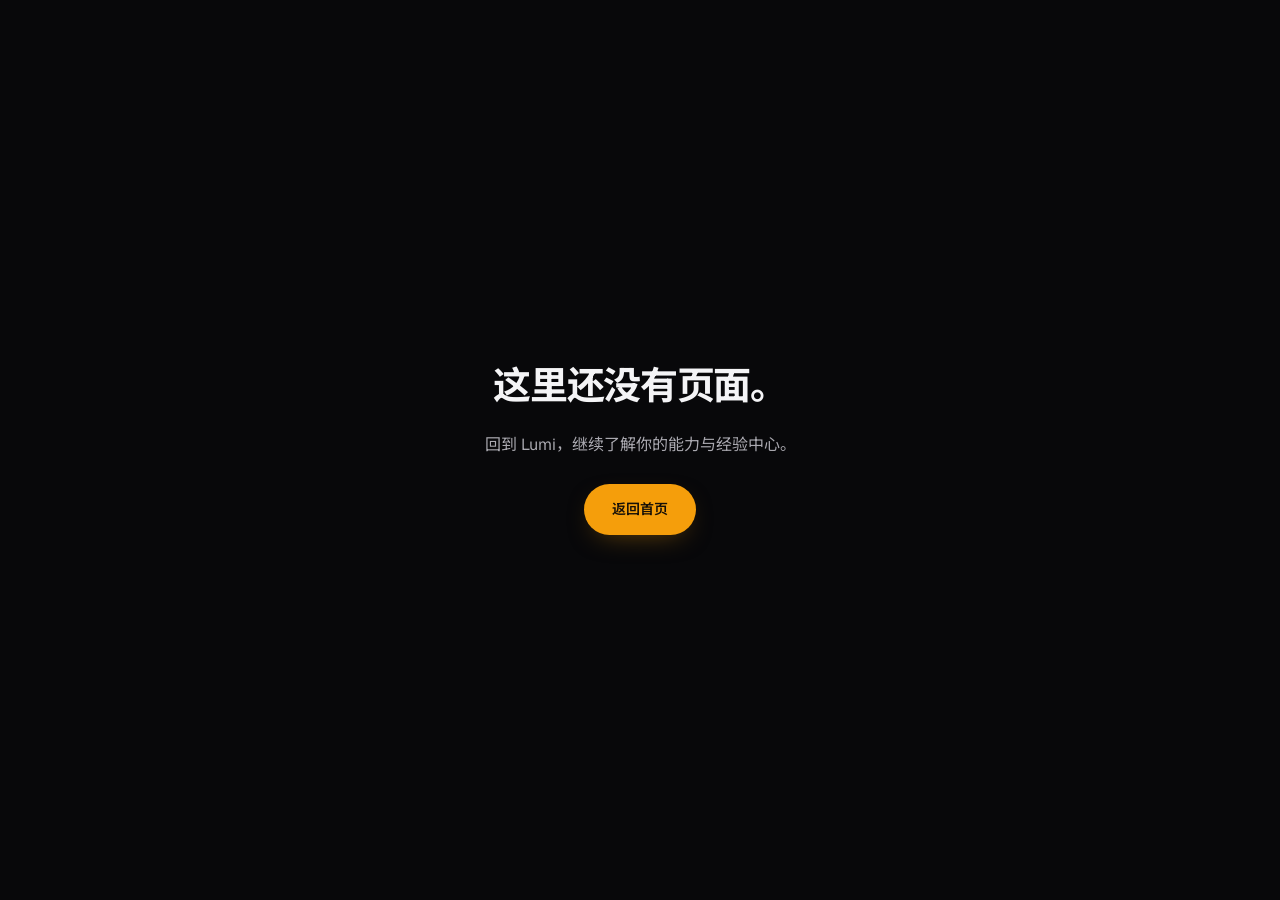
<file: 404/index.html>
<!DOCTYPE html><html lang="zh-CN"><head><meta charSet="utf-8"/><meta name="viewport" content="width=device-width, initial-scale=1"/><link rel="stylesheet" href="/_next/static/chunks/26egfi94ij0s3.css" data-precedence="next"/><link rel="preload" as="script" fetchPriority="low" href="/_next/static/chunks/1ew4il-a98zmt.js"/><script src="/_next/static/chunks/1rxwn-mfm8874.js" async=""></script><script src="/_next/static/chunks/13pc9_lr8vnoz.js" async=""></script><script src="/_next/static/chunks/0cefix10a8f2b.js" async=""></script><script src="/_next/static/chunks/turbopack-3-ry682tkyiqk.js" async=""></script><script src="/_next/static/chunks/3j5he4_gi7dcv.js" async=""></script><script src="/_next/static/chunks/26lgxkewafxrk.js" async=""></script><meta name="robots" content="noindex"/><meta name="next-size-adjust" content=""/><meta name="theme-color" content="#08080a"/><meta name="color-scheme" content="dark"/><title>Lumi — 你的能力与经验，由你掌握</title><meta name="description" content="Lumi 将私有工具、Skills 与项目知识汇集在你的电脑上。汇总 AI 用量，让 AI 产物更容易运行，按你的方式搭建本地工作台。"/><meta name="application-name" content="Lumi"/><meta name="robots" content="index, follow"/><link rel="canonical" href="https://www.lumiplug.com/"/><meta property="og:title" content="Lumi — 你的能力与经验，由你掌握"/><meta property="og:description" content="Lumi 将私有工具、Skills 与项目知识汇集在你的电脑上。汇总 AI 用量，让 AI 产物更容易运行，按你的方式搭建本地工作台。"/><meta property="og:url" content="https://www.lumiplug.com/"/><meta property="og:site_name" content="Lumi"/><meta property="og:locale" content="zh_CN"/><meta property="og:image" content="https://www.lumiplug.com/og.png"/><meta property="og:image:width" content="1200"/><meta property="og:image:height" content="630"/><meta property="og:image:alt" content="Lumi — 你的能力与经验，由你掌握"/><meta property="og:type" content="website"/><meta name="twitter:card" content="summary_large_image"/><meta name="twitter:title" content="Lumi — 你的能力与经验，由你掌握"/><meta name="twitter:description" content="Lumi 将私有工具、Skills 与项目知识汇集在你的电脑上。汇总 AI 用量，让 AI 产物更容易运行，按你的方式搭建本地工作台。"/><meta name="twitter:image" content="https://www.lumiplug.com/og.png"/><link rel="icon" href="/icon.svg?icon.0k140cdlsgnfp.svg" sizes="any" type="image/svg+xml"/><script src="/_next/static/chunks/0cz1d0mv5g_q7.js" noModule=""></script></head><body><div hidden=""><!--$--><!--/$--></div><main class="not-found"><h1>这里还没有页面。</h1><p>回到 Lumi，继续了解你的能力与经验中心。</p><a class="button button-primary" href="/">返回首页</a></main><!--$--><!--/$--><script id="_R_">(globalThis["TURBOPACK"] || (globalThis["TURBOPACK"] = [])).push({"otherChunks":["static/chunks/1ew4il-a98zmt.js","static/chunks/1rxwn-mfm8874.js","static/chunks/13pc9_lr8vnoz.js","static/chunks/0cefix10a8f2b.js"],"runtimeModuleIds":[57458]});</script><script src="/_next/static/chunks/1ew4il-a98zmt.js" async=""></script><script>(self.__next_f=self.__next_f||[]).push([0])</script><script>self.__next_f.push([1,"1:\"$Sreact.fragment\"\n2:\"/_next/static/chunks/3j5he4_gi7dcv.js\"\n3:I[5215,[\"$2\"],\"default\"]\n4:I[46747,[\"$2\"],\"default\"]\n5:\"/_next/static/chunks/26lgxkewafxrk.js\"\n6:I[63572,[\"$2\",\"$5\"],\"\"]\na:I[70914,[\"$2\"],\"OutletBoundary\"]\nb:\"$Sreact.suspense\"\nd:\"ViewportBoundary\"\ne:I[70914,[\"$2\"],\"$d\"]\n10:\"MetadataBoundary\"\n11:I[70914,[\"$2\"],\"$10\"]\n13:I[43914,[\"$2\"],\"default\",1]\n:HL[\"/_next/static/chunks/26egfi94ij0s3.css\",\"style\"]\n8:X\n9:[[\"children\",{\"s\":\"__PAGE__\",\"h\":512,\"d\":{\"r\":[\"$\",\"$1\",\"c\",{\"children\":[[\"$\",\"main\",null,{\"className\":\"not-found\",\"children\":[[\"$\",\"h1\",null,{\"children\":\"这里还没有页面。\"}],[\"$\",\"p\",null,{\"children\":\"回到 Lumi，继续了解你的能力与经验中心。\"}],[\"$\",\"$L6\",null,{\"href\":\"/\",\"className\":\"button button-primary\",\"children\":\"返回首页\"}]]}],[[\"$\",\"script\",\"script-0\",{\"src\":\"/_next/static/chunks/26lgxkewafxrk.js\",\"async\":true,\"nonce\":\"$undefined\"}]],[\"$\",\"$La\",null,{\"children\":[\"$\",\"$b\",null,{\"name\":\"Next.MetadataOutlet\",\"children\":\"$@c\"}]}]]}],\"p\":false,\"v\":null}}]]\n7:[[\"children\",{\"s\":\"/_not-found\",\"h\":512,\"d\":{\"r\":[\"$\",\"$1\",\"c\",{\"children\":[null,[\"$\",\"$L3\",null,{\"parallelRouterKey\":\"children\",\"error\":\"$undefined\",\"errorStyles\":\"$undefined\",\"errorScripts\":\"$undefined\",\"template\":[\"$\",\"$L4\",null,{}],\"templateStyles\":\"$undefined\",\"templateScripts\":\"$undefined\",\"notFound\":\"$undefined\",\"forbidden\":\"$undefined\",\"unauthorized\":\"$undefined\"}]]}],\"p\":false,\"v\":\"$8\"},\"c\":\"$Q9\"}]]\n"])</script><script>self.__next_f.push([1,"0:{\"P\":null,\"c\":[\"\",\"_not-found\",\"\"],\"q\":\"\",\"i\":false,\"t\":{\"t\":{\"s\":\"\",\"h\":528,\"d\":{\"r\":[\"$\",\"$1\",\"c\",{\"children\":[[[\"$\",\"link\",\"0\",{\"rel\":\"stylesheet\",\"href\":\"/_next/static/chunks/26egfi94ij0s3.css\",\"precedence\":\"next\",\"crossOrigin\":\"$undefined\",\"nonce\":\"$undefined\"}],[\"$\",\"script\",\"script-0\",{\"src\":\"/_next/static/chunks/3j5he4_gi7dcv.js\",\"async\":true,\"nonce\":\"$undefined\"}]],[\"$\",\"html\",null,{\"lang\":\"zh-CN\",\"children\":[\"$\",\"body\",null,{\"children\":[\"$\",\"$L3\",null,{\"parallelRouterKey\":\"children\",\"error\":\"$undefined\",\"errorStyles\":\"$undefined\",\"errorScripts\":\"$undefined\",\"template\":[\"$\",\"$L4\",null,{}],\"templateStyles\":\"$undefined\",\"templateScripts\":\"$undefined\",\"notFound\":[[\"$\",\"main\",null,{\"className\":\"not-found\",\"children\":[[\"$\",\"h1\",null,{\"children\":\"这里还没有页面。\"}],[\"$\",\"p\",null,{\"children\":\"回到 Lumi，继续了解你的能力与经验中心。\"}],[\"$\",\"$L6\",null,{\"href\":\"/\",\"className\":\"button button-primary\",\"children\":\"返回首页\"}]]}],[]],\"forbidden\":\"$undefined\",\"unauthorized\":\"$undefined\"}]}]}]]}],\"p\":false,\"v\":null},\"c\":\"$Q7\"},\"h\":{\"r\":[\"$\",\"$1\",\"h\",{\"children\":[[\"$\",\"meta\",null,{\"name\":\"robots\",\"content\":\"noindex\"}],[\"$\",\"$Le\",null,{\"children\":\"$Lf\"}],[\"$\",\"$L11\",null,{\"children\":[[\"$\",\"div\",null,{\"hidden\":true,\"children\":[\"$\",\"$b\",null,{\"name\":\"Next.Metadata\",\"children\":\"$L12\"}]}],null]}],[\"$\",\"meta\",null,{\"name\":\"next-size-adjust\",\"content\":\"\"}]]}],\"p\":false,\"v\":null}},\"m\":\"$undefined\",\"G\":[\"$13\",[[\"$\",\"link\",\"0\",{\"rel\":\"stylesheet\",\"href\":\"/_next/static/chunks/26egfi94ij0s3.css\",\"precedence\":\"next\",\"crossOrigin\":\"$undefined\",\"nonce\":\"$undefined\"}]]],\"S\":true,\"r\":\"$undefined\",\"s\":\"$undefined\",\"a\":\"$undefined\",\"l\":\"$undefined\",\"p\":\"$undefined\",\"d\":\"$undefined\",\"b\":\"HOyG9ZRnZtrnmoiLhqo8w\"}\n"])</script><script>self.__next_f.push([1,"8:C\nf:[[\"$\",\"meta\",\"0\",{\"charSet\":\"utf-8\"}],[\"$\",\"meta\",\"1\",{\"name\":\"viewport\",\"content\":\"width=device-width, initial-scale=1\"}],[\"$\",\"meta\",\"2\",{\"name\":\"theme-color\",\"content\":\"#08080a\"}],[\"$\",\"meta\",\"3\",{\"name\":\"color-scheme\",\"content\":\"dark\"}]]\n"])</script><script>self.__next_f.push([1,"14:I[57719,[\"$2\"],\"IconMark\"]\nc:null\n"])</script><script>self.__next_f.push([1,"12:[[\"$\",\"title\",\"0\",{\"children\":\"Lumi — 你的能力与经验，由你掌握\"}],[\"$\",\"meta\",\"1\",{\"name\":\"description\",\"content\":\"Lumi 将私有工具、Skills 与项目知识汇集在你的电脑上。汇总 AI 用量，让 AI 产物更容易运行，按你的方式搭建本地工作台。\"}],[\"$\",\"meta\",\"2\",{\"name\":\"application-name\",\"content\":\"Lumi\"}],[\"$\",\"meta\",\"3\",{\"name\":\"robots\",\"content\":\"index, follow\"}],[\"$\",\"link\",\"4\",{\"rel\":\"canonical\",\"href\":\"https://www.lumiplug.com/\"}],[\"$\",\"meta\",\"5\",{\"property\":\"og:title\",\"content\":\"Lumi — 你的能力与经验，由你掌握\"}],[\"$\",\"meta\",\"6\",{\"property\":\"og:description\",\"content\":\"Lumi 将私有工具、Skills 与项目知识汇集在你的电脑上。汇总 AI 用量，让 AI 产物更容易运行，按你的方式搭建本地工作台。\"}],[\"$\",\"meta\",\"7\",{\"property\":\"og:url\",\"content\":\"https://www.lumiplug.com/\"}],[\"$\",\"meta\",\"8\",{\"property\":\"og:site_name\",\"content\":\"Lumi\"}],[\"$\",\"meta\",\"9\",{\"property\":\"og:locale\",\"content\":\"zh_CN\"}],[\"$\",\"meta\",\"10\",{\"property\":\"og:image\",\"content\":\"https://www.lumiplug.com/og.png\"}],[\"$\",\"meta\",\"11\",{\"property\":\"og:image:width\",\"content\":\"1200\"}],[\"$\",\"meta\",\"12\",{\"property\":\"og:image:height\",\"content\":\"630\"}],[\"$\",\"meta\",\"13\",{\"property\":\"og:image:alt\",\"content\":\"Lumi — 你的能力与经验，由你掌握\"}],[\"$\",\"meta\",\"14\",{\"property\":\"og:type\",\"content\":\"website\"}],[\"$\",\"meta\",\"15\",{\"name\":\"twitter:card\",\"content\":\"summary_large_image\"}],[\"$\",\"meta\",\"16\",{\"name\":\"twitter:title\",\"content\":\"Lumi — 你的能力与经验，由你掌握\"}],[\"$\",\"meta\",\"17\",{\"name\":\"twitter:description\",\"content\":\"Lumi 将私有工具、Skills 与项目知识汇集在你的电脑上。汇总 AI 用量，让 AI 产物更容易运行，按你的方式搭建本地工作台。\"}],[\"$\",\"meta\",\"18\",{\"name\":\"twitter:image\",\"content\":\"https://www.lumiplug.com/og.png\"}],[\"$\",\"link\",\"19\",{\"rel\":\"icon\",\"href\":\"/icon.svg?icon.0k140cdlsgnfp.svg\",\"sizes\":\"any\",\"type\":\"image/svg+xml\"}],[\"$\",\"$L14\",\"20\",{}]]\n"])</script></body></html>
</file>
<file: _next/static/chunks/26egfi94ij0s3.css>
@font-face{font-family:Geist Variable;font-style:normal;font-display:swap;font-weight:100 900;src:url(../media/geist-cyrillic-ext-wght-normal.1o60yhwqd7ueg.woff2)format("woff2-variations");unicode-range:U+460-52F,U+1C80-1C8A,U+20B4,U+2DE0-2DFF,U+A640-A69F,U+FE2E-FE2F}@font-face{font-family:Geist Variable;font-style:normal;font-display:swap;font-weight:100 900;src:url(../media/geist-cyrillic-wght-normal.0n0q_nh7u2mrm.woff2)format("woff2-variations");unicode-range:U+301,U+400-45F,U+490-491,U+4B0-4B1,U+2116}@font-face{font-family:Geist Variable;font-style:normal;font-display:swap;font-weight:100 900;src:url(../media/geist-vietnamese-wght-normal.0nt7ek_nfk5a4.woff2)format("woff2-variations");unicode-range:U+102-103,U+110-111,U+128-129,U+168-169,U+1A0-1A1,U+1AF-1B0,U+300-301,U+303-304,U+308-309,U+323,U+329,U+1EA0-1EF9,U+20AB}@font-face{font-family:Geist Variable;font-style:normal;font-display:swap;font-weight:100 900;src:url(../media/geist-latin-ext-wght-normal.39q78sztp1ci5.woff2)format("woff2-variations");unicode-range:U+100-2BA,U+2BD-2C5,U+2C7-2CC,U+2CE-2D7,U+2DD-2FF,U+304,U+308,U+329,U+1D00-1DBF,U+1E00-1E9F,U+1EF2-1EFF,U+2020,U+20A0-20AB,U+20AD-20C0,U+2113,U+2C60-2C7F,U+A720-A7FF}@font-face{font-family:Geist Variable;font-style:normal;font-display:swap;font-weight:100 900;src:url(../media/geist-latin-wght-normal.20f3xrkj613ah.woff2)format("woff2-variations");unicode-range:U+??,U+131,U+152-153,U+2BB-2BC,U+2C6,U+2DA,U+2DC,U+304,U+308,U+329,U+2000-206F,U+20AC,U+2122,U+2191,U+2193,U+2212,U+2215,U+FEFF,U+FFFD}
@font-face{font-family:Noto Sans SC Variable;font-style:normal;font-display:swap;font-weight:100 900;src:url(../media/noto-sans-sc-4-wght-normal.3_jln0dgcpw93.woff2)format("woff2-variations");unicode-range:U+1F1E9-1F1F5,U+1F1F7-1F1FF,U+1F21A,U+1F232,U+1F234-1F237,U+1F250-1F251,U+1F300,U+1F302-1F308,U+1F30A-1F311,U+1F315,U+1F319-1F320,U+1F324,U+1F327,U+1F32A,U+1F32C-1F32D,U+1F330-1F357,U+1F359-1F37E}@font-face{font-family:Noto Sans SC Variable;font-style:normal;font-display:swap;font-weight:100 900;src:url(../media/noto-sans-sc-5-wght-normal.3dt8uacshjp5-.woff2)format("woff2-variations");unicode-range:U+FEE3,U+FEF3,U+FF03-FF04,U+FF07,U+FF0A,U+FF17-FF19,U+FF1C-FF1D,U+FF20-FF3A,U+FF3C,U+FF3E-FF5B,U+FF5D,U+FF61-FF65,U+FF67-FF6A,U+FF6C,U+FF6F-FF78,U+FF7A-FF7D,U+FF80-FF84,U+FF86,U+FF89-FF8E,U+FF92,U+FF97-FF9B,U+FF9D-FF9F,U+FFE0-FFE4,U+FFE6,U+FFE9,U+FFEB,U+FFED,U+FFFC,U+1F004,U+1F170-1F171,U+1F192-1F195,U+1F198-1F19A,U+1F1E6-1F1E8}@font-face{font-family:Noto Sans SC Variable;font-style:normal;font-display:swap;font-weight:100 900;src:url(../media/noto-sans-sc-6-wght-normal.035pvgn4k7hbs.woff2)format("woff2-variations");unicode-range:U+F0A7,U+F0B2,U+F0B7,U+F0C9,U+F0D8,U+F0DA,U+F0DC-F0DD,U+F0E0,U+F0E6,U+F0EB,U+F0FC,U+F101,U+F104-F105,U+F107,U+F10B,U+F11B,U+F14B,U+F18A,U+F193,U+F1D6-F1D7,U+F244,U+F27A,U+F296,U+F2AE,U+F471,U+F4B3,U+F610-F611,U+F880-F881,U+F8EC,U+F8F5,U+F8FF,U+F901,U+F90A,U+F92C-F92D,U+F934,U+F937,U+F941,U+F965,U+F967,U+F969,U+F96B,U+F96F,U+F974,U+F978-F979,U+F97E,U+F981,U+F98A,U+F98E,U+F997,U+F99C,U+F9B2,U+F9B5,U+F9BA,U+F9BE,U+F9CA,U+F9D0-F9D1,U+F9DD,U+F9E0-F9E1,U+F9E4,U+F9F7,U+FA00-FA01,U+FA08,U+FA0A,U+FA11,U+FB01-FB02,U+FDFC,U+FE0E,U+FE30-FE31,U+FE33-FE44,U+FE49-FE52,U+FE54-FE57,U+FE59-FE66,U+FE68-FE6B,U+FE8E,U+FE92-FE93,U+FEAE,U+FEB8,U+FECB-FECC,U+FEE0}@font-face{font-family:Noto Sans SC Variable;font-style:normal;font-display:swap;font-weight:100 900;src:url(../media/noto-sans-sc-21-wght-normal.25l5h8g43wye8.woff2)format("woff2-variations");unicode-range:U+9F83,U+9F85-9F8D,U+9F90-9F91,U+9F94-9F96,U+9F98,U+9F9B-9F9C,U+9F9E,U+9FA0,U+9FA2,U+9FF?,U+A001,U+A007,U+A025,U+A046-A047,U+A057,U+A072,U+A078-A079,U+A083,U+A085,U+A100,U+A118,U+A132,U+A134,U+A1F4,U+A242,U+A4A6,U+A4AA,U+A4B0-A4B1,U+A4B3,U+A9C1-A9C2,U+AC00-AC01,U+AC04,U+AC08,U+AC10-AC11,U+AC13-AC16,U+AC19,U+AC1C-AC1D,U+AC24,U+AC70-AC71,U+AC74,U+AC77-AC78,U+AC80-AC81,U+AC83,U+AC8C,U+AC90,U+AC9F-ACA0,U+ACA8-ACA9,U+ACAC,U+ACB0,U+ACBD,U+ACC1,U+ACC4,U+ACE0-ACE1,U+ACE4,U+ACE8,U+ACF3,U+ACF5,U+ACFC-ACFD,U+AD00,U+AD0C,U+AD11,U+AD1C,U+AD34,U+AD50,U+AD64,U+AD6C,U+AD70,U+AD74,U+AD7F,U+AD81,U+AD8C,U+ADC0,U+ADC8,U+ADDC,U+ADE0,U+ADF8-ADF9,U+ADFC,U+AE00,U+AE08-AE09,U+AE0B,U+AE30,U+AE34,U+AE38,U+AE40,U+AE4A,U+AE4C,U+AE54,U+AE68,U+AEBC,U+AED8,U+AF2C-AF2D}@font-face{font-family:Noto Sans SC Variable;font-style:normal;font-display:swap;font-weight:100 900;src:url(../media/noto-sans-sc-22-wght-normal.240yo48p4v0f1.woff2)format("woff2-variations");unicode-range:U+9E30-9E33,U+9E35-9E3B,U+9E3E,U+9E40-9E44,U+9E46-9E4E,U+9E51,U+9E53,U+9E55-9E58,U+9E5A-9E5C,U+9E5E-9E63,U+9E66-9E6E,U+9E71,U+9E73,U+9E75,U+9E78-9E79,U+9E7C-9E7E,U+9E82,U+9E86-9E88,U+9E8B-9E8C,U+9E90-9E91,U+9E93,U+9E95,U+9E97,U+9E9D,U+9EA4-9EA5,U+9EA9-9EAA,U+9EB4-9EB5,U+9EB8-9EBA,U+9EBC-9EBF,U+9EC3,U+9EC9,U+9ECD,U+9ED0,U+9ED2-9ED3,U+9ED5-9ED6,U+9ED9,U+9EDC-9EDD,U+9EDF-9EE0,U+9EE2,U+9EE5,U+9EE7-9EEA,U+9EEF,U+9EF1,U+9EF3-9EF4,U+9EF6,U+9EF9,U+9EFB-9EFC,U+9EFE,U+9F0B,U+9F0D,U+9F10,U+9F14,U+9F17,U+9F19,U+9F22,U+9F29,U+9F2C,U+9F2F,U+9F31,U+9F37,U+9F39,U+9F3D-9F3E,U+9F41,U+9F4A-9F4B,U+9F51-9F52,U+9F61-9F63,U+9F66-9F67,U+9F80-9F81}@font-face{font-family:Noto Sans SC Variable;font-style:normal;font-display:swap;font-weight:100 900;src:url(../media/noto-sans-sc-23-wght-normal.1ewjgogn95yz5.woff2)format("woff2-variations");unicode-range:U+9C82-9C83,U+9C85-9C8C,U+9C8E-9C92,U+9C94-9C9B,U+9C9E-9CA3,U+9CA5-9CA7,U+9CA9,U+9CAB,U+9CAD-9CAE,U+9CB1-9CB7,U+9CB9-9CBD,U+9CBF-9CC0,U+9CC3,U+9CC5-9CC7,U+9CC9-9CD1,U+9CD3-9CDA,U+9CDC-9CDD,U+9CDF,U+9CE1-9CE3,U+9CE5,U+9CE9,U+9CEE-9CEF,U+9CF3-9CF4,U+9CF6,U+9CFC-9CFD,U+9D02,U+9D08-9D09,U+9D12,U+9D1B,U+9D1E,U+9D26,U+9D28,U+9D37,U+9D3B,U+9D3F,U+9D51,U+9D59,U+9D5C-9D5D,U+9D5F-9D61,U+9D6C,U+9D70,U+9D72,U+9D7A,U+9D7E,U+9D84,U+9D89,U+9D8F,U+9D92,U+9DAF,U+9DB4,U+9DB8,U+9DBC,U+9DC4,U+9DC7,U+9DC9,U+9DD7,U+9DDF,U+9DF2,U+9DF9-9DFA,U+9E0A,U+9E11,U+9E1A,U+9E1E,U+9E20,U+9E22,U+9E28-9E2C,U+9E2E-9E2F}@font-face{font-family:Noto Sans SC Variable;font-style:normal;font-display:swap;font-weight:100 900;src:url(../media/noto-sans-sc-24-wght-normal.2ag2hj-5gngqc.woff2)format("woff2-variations");unicode-range:U+9A80,U+9A83,U+9A85,U+9A88-9A8A,U+9A8D-9A8E,U+9A90,U+9A92-9A93,U+9A95-9A96,U+9A98-9A99,U+9A9B-9AA2,U+9AA5,U+9AA7,U+9AAF-9AB1,U+9AB5-9AB6,U+9AB9-9ABA,U+9AC0-9AC4,U+9AC8,U+9ACB-9ACC,U+9ACE-9ACF,U+9AD1-9AD2,U+9AD9,U+9ADF,U+9AE1,U+9AE3,U+9AEA-9AEB,U+9AED-9AEF,U+9AF4,U+9AF9,U+9AFB,U+9B03-9B04,U+9B06,U+9B08,U+9B0D,U+9B0F-9B10,U+9B13,U+9B18,U+9B1A,U+9B1F,U+9B22-9B23,U+9B25,U+9B27-9B28,U+9B2A,U+9B2F,U+9B31-9B32,U+9B3B,U+9B43,U+9B46-9B49,U+9B4D-9B4E,U+9B51,U+9B56,U+9B58,U+9B5A,U+9B5C,U+9B5F,U+9B61-9B62,U+9B6F,U+9B77,U+9B80,U+9B88,U+9B8B,U+9B8E,U+9B91,U+9B9F-9BA0,U+9BA8,U+9BAA-9BAB,U+9BAD-9BAE,U+9BB0-9BB1,U+9BB8,U+9BC9-9BCA,U+9BD3,U+9BD6,U+9BDB,U+9BE8,U+9BF0-9BF1,U+9C02,U+9C10,U+9C15,U+9C24,U+9C2D,U+9C32,U+9C39,U+9C3B,U+9C40,U+9C47-9C49,U+9C53,U+9C57,U+9C64,U+9C72,U+9C77-9C78,U+9C7B,U+9C7F-9C80}@font-face{font-family:Noto Sans SC Variable;font-style:normal;font-display:swap;font-weight:100 900;src:url(../media/noto-sans-sc-25-wght-normal.3_yei_1b3q787.woff2)format("woff2-variations");unicode-range:U+98DD,U+98E1-98E2,U+98E7-98EA,U+98EC,U+98EE-98EF,U+98F2,U+98F4,U+98FC-98FE,U+9903,U+9905,U+9908,U+990A,U+990C-990D,U+9913-9914,U+9918,U+991A-991B,U+991E,U+9921,U+9928,U+992C,U+992E,U+9935,U+9938-9939,U+993D-993E,U+9945,U+994B-994C,U+9951-9952,U+9954-9955,U+9957,U+995E,U+9963,U+9966-9969,U+996B-996C,U+996F,U+9974-9975,U+9977-9979,U+997D-997E,U+9980-9981,U+9983-9984,U+9987,U+998A-998B,U+998D-9991,U+9993-9995,U+9997-9998,U+99A5,U+99AB,U+99AD-99AE,U+99B1,U+99B3-99B4,U+99BC,U+99BF,U+99C1,U+99C3-99C6,U+99CC,U+99D0,U+99D2,U+99D5,U+99DB,U+99DD,U+99E1,U+99ED,U+99F1,U+99FF,U+9A01,U+9A03-9A04,U+9A0E-9A0F,U+9A11-9A13,U+9A19,U+9A1B,U+9A28,U+9A2B,U+9A30,U+9A32,U+9A37,U+9A40,U+9A45,U+9A4A,U+9A4D-9A4E,U+9A52,U+9A55,U+9A57,U+9A5A-9A5B,U+9A5F,U+9A62,U+9A65,U+9A69,U+9A6B,U+9A6E,U+9A75,U+9A77-9A7A,U+9A7D}@font-face{font-family:Noto Sans SC Variable;font-style:normal;font-display:swap;font-weight:100 900;src:url(../media/noto-sans-sc-26-wght-normal.2n52-i14vjwx3.woff2)format("woff2-variations");unicode-range:U+975B-975C,U+9763,U+9765-9766,U+976C-976D,U+9773,U+9776,U+977A,U+977C,U+9784-9785,U+978E-978F,U+9791-9792,U+9794-9795,U+9798,U+979A,U+979E,U+97A3,U+97A5-97A6,U+97A8,U+97AB-97AC,U+97AE-97AF,U+97B2,U+97B4,U+97C6,U+97CB-97CC,U+97D3,U+97D8,U+97DC,U+97E1,U+97EA-97EB,U+97EE,U+97FB,U+97FE-97FF,U+9801-9803,U+9805-9806,U+9808,U+980C,U+9810-9814,U+9817-9818,U+981E,U+9820-9821,U+9824,U+9828,U+982B-982D,U+9830,U+9834,U+9838-9839,U+983C,U+9846,U+984D-984F,U+9851-9852,U+9854-9855,U+9857-9858,U+985A-985B,U+9862-9863,U+9865,U+9867,U+986B,U+986F-9871,U+9877-9878,U+987C,U+9880,U+9883,U+9885,U+9889,U+988B-988F,U+9893-9895,U+9899-989B,U+989E-989F,U+98A1-98A2,U+98A5-98A7,U+98A9,U+98AF,U+98B1,U+98B6,U+98BA,U+98BE,U+98C3-98C4,U+98C6-98C8,U+98CF-98D6,U+98DA-98DB}@font-face{font-family:Noto Sans SC Variable;font-style:normal;font-display:swap;font-weight:100 900;src:url(../media/noto-sans-sc-27-wght-normal.3w4euvt4nry5s.woff2)format("woff2-variations");unicode-range:U+95C4-95CA,U+95CC-95CD,U+95D4-95D6,U+95D8,U+95E1-95E2,U+95E9,U+95F0-95F1,U+95F3,U+95F6,U+95FC,U+95FE-95FF,U+9602-9604,U+9606-960D,U+960F,U+9611-9613,U+9615-9617,U+9619-961B,U+961D,U+9621,U+9628,U+962F,U+963C-963E,U+9641-9642,U+9649,U+9654,U+965B-965F,U+9661,U+9663,U+9665,U+9667-9668,U+966C,U+9670,U+9672-9674,U+9678,U+967A,U+967D,U+9682,U+9685,U+9688,U+968A,U+968D-968E,U+9695,U+9697-9698,U+969E,U+96A0,U+96A3-96A4,U+96A8,U+96AA,U+96B0-96B1,U+96B3-96B4,U+96B7-96B9,U+96BB-96BD,U+96C9,U+96CB,U+96CE,U+96D1-96D2,U+96D6,U+96D9,U+96DB-96DC,U+96DE,U+96E0,U+96E3,U+96E9,U+96EB,U+96F0-96F2,U+96F9,U+96FF,U+9701-9702,U+9705,U+9708,U+970A,U+970E-970F,U+9711,U+9719,U+9727,U+972A,U+972D,U+9730,U+973D,U+9742,U+9744,U+9748-9749,U+9750-9751,U+975A}@font-face{font-family:Noto Sans SC Variable;font-style:normal;font-display:swap;font-weight:100 900;src:url(../media/noto-sans-sc-28-wght-normal.1z0dyy1qsmdqj.woff2)format("woff2-variations");unicode-range:U+94F5,U+94F7,U+94F9,U+94FB-94FD,U+94FF,U+9503-9504,U+9506-9507,U+9509-950A,U+950D-950F,U+9511-9518,U+951A-9520,U+9522,U+9528-952D,U+9530-953A,U+953C-953F,U+9543-9546,U+9548-9550,U+9552-9555,U+9557-955B,U+955D-9568,U+956A-956D,U+9570-9574,U+9583,U+9586,U+9589,U+958E-958F,U+9591-9592,U+9594,U+9598-9599,U+959E-95A0,U+95A2-95A6,U+95A8-95B2,U+95B4,U+95B8-95C3}@font-face{font-family:Noto Sans SC Variable;font-style:normal;font-display:swap;font-weight:100 900;src:url(../media/noto-sans-sc-29-wght-normal.1kd9wgqs79_ew.woff2)format("woff2-variations");unicode-range:U+941C-942B,U+942D-942E,U+9432-9433,U+9435,U+9438,U+943A,U+943E,U+9444,U+944A,U+9451-9452,U+945A,U+9462-9463,U+9465,U+9470-9487,U+948A-9492,U+9494-9498,U+949A,U+949C-949D,U+94A1,U+94A3-94A4,U+94A8,U+94AA-94AD,U+94AF,U+94B2,U+94B4-94BA,U+94BC-94C0,U+94C4,U+94C6-94DB,U+94DE-94EC,U+94EE-94F1,U+94F3}@font-face{font-family:Noto Sans SC Variable;font-style:normal;font-display:swap;font-weight:100 900;src:url(../media/noto-sans-sc-30-wght-normal.13_yp60q8etry.woff2)format("woff2-variations");unicode-range:U+92EC-92ED,U+92F0,U+92F3,U+92F8,U+92FC,U+9304,U+9306,U+9310,U+9312,U+9315,U+9318,U+931A,U+931E,U+9320-9322,U+9324,U+9326-9329,U+932B-932C,U+932F,U+9331-9332,U+9335-9336,U+933E,U+9340-9341,U+934A-9360,U+9362-9363,U+9365-936B,U+936E,U+9375,U+937E,U+9382,U+938A,U+938C,U+938F,U+9393-9394,U+9396-9397,U+939A,U+93A2,U+93A7,U+93AC-93CD,U+93D0-93D1,U+93D6-93D8,U+93DE-93DF,U+93E1-93E2,U+93E4,U+93F8,U+93FB,U+93FD,U+940E-941A}@font-face{font-family:Noto Sans SC Variable;font-style:normal;font-display:swap;font-weight:100 900;src:url(../media/noto-sans-sc-31-wght-normal.06zabjhi7x5rc.woff2)format("woff2-variations");unicode-range:U+9163-9164,U+9169,U+9170,U+9172,U+9174,U+9179-917A,U+917D-917E,U+9182-9183,U+9185,U+918C-918D,U+9190-9191,U+919A,U+919C,U+91A1-91A4,U+91A8,U+91AA-91AF,U+91B4-91B5,U+91B8,U+91BA,U+91BE,U+91C0-91C1,U+91C6,U+91C8,U+91CB,U+91D0,U+91D2,U+91D7-91D8,U+91DD,U+91E3,U+91E6-91E7,U+91ED,U+91F0,U+91F5,U+91F9,U+9200,U+9205,U+9207-920A,U+920D-920E,U+9210,U+9214-9215,U+921C,U+921E,U+9221,U+9223-9227,U+9229-922A,U+922D,U+9234-9235,U+9237,U+9239-923A,U+923C-9240,U+9244-9246,U+9249,U+924E-924F,U+9251,U+9253,U+9257,U+925B,U+925E,U+9262,U+9264-9266,U+9268,U+926C,U+926F,U+9271,U+927B,U+927E,U+9280,U+9283,U+9285-928A,U+928E,U+9291,U+9293,U+9296,U+9298,U+929C-929D,U+92A8,U+92AB-92AE,U+92B3,U+92B6-92B7,U+92B9,U+92C1,U+92C5-92C6,U+92C8,U+92CC,U+92D0,U+92D2,U+92E4,U+92EA}@font-face{font-family:Noto Sans SC Variable;font-style:normal;font-display:swap;font-weight:100 900;src:url(../media/noto-sans-sc-32-wght-normal.0ldcneld9lh4b.woff2)format("woff2-variations");unicode-range:U+9004,U+900B,U+9011,U+9015-9016,U+901E,U+9021,U+9026,U+902D,U+902F,U+9031,U+9035-9036,U+9039-903A,U+9041,U+9044-9046,U+904A,U+904F-9052,U+9054-9055,U+9058-9059,U+905B-905E,U+9060-9062,U+9068-9069,U+906F,U+9072,U+9074,U+9076-907A,U+907C-907D,U+9081,U+9083,U+9085,U+9087-908B,U+908F,U+9095,U+9097,U+9099-909B,U+909D,U+90A0-90A1,U+90A8-90A9,U+90AC,U+90B0,U+90B2-90B4,U+90B6,U+90B8,U+90BA,U+90BD-90BE,U+90C3-90C5,U+90C7-90C8,U+90CF-90D0,U+90D3,U+90D5,U+90D7,U+90DA-90DC,U+90DE,U+90E2,U+90E4,U+90E6-90E7,U+90EA-90EB,U+90EF,U+90F4-90F5,U+90F7,U+90FE-9100,U+9104,U+9109,U+910C,U+9112,U+9114-9115,U+9118,U+911C,U+911E,U+9120,U+9122-9123,U+9127,U+912D,U+912F-9132,U+9139-913A,U+9143,U+9146,U+9149-914A,U+914C,U+914E-9150,U+9154,U+9157,U+915A,U+915D-915E,U+9161-9162}@font-face{font-family:Noto Sans SC Variable;font-style:normal;font-display:swap;font-weight:100 900;src:url(../media/noto-sans-sc-33-wght-normal.1x13d8p_k9pb1.woff2)format("woff2-variations");unicode-range:U+8E41-8E42,U+8E47,U+8E49-8E4B,U+8E50-8E53,U+8E59-8E5A,U+8E5F-8E60,U+8E64,U+8E69,U+8E6C,U+8E70,U+8E74,U+8E76,U+8E7A-8E7C,U+8E7F,U+8E84-8E85,U+8E87,U+8E89,U+8E8B,U+8E8D,U+8E8F-8E90,U+8E94,U+8E99,U+8E9C,U+8E9E,U+8EAA,U+8EAC,U+8EB0,U+8EB6,U+8EC0,U+8EC6,U+8ECA-8ECE,U+8ED2,U+8EDA,U+8EDF,U+8EE2,U+8EEB,U+8EF8,U+8EFB-8EFE,U+8F03,U+8F09,U+8F0B,U+8F12-8F15,U+8F1B,U+8F1D,U+8F1F,U+8F29-8F2A,U+8F2F,U+8F36,U+8F38,U+8F3B,U+8F3E-8F3F,U+8F44-8F45,U+8F49,U+8F4D-8F4E,U+8F5F,U+8F6B,U+8F6D,U+8F71-8F73,U+8F75-8F76,U+8F78-8F7A,U+8F7C,U+8F7E,U+8F81-8F82,U+8F84,U+8F87,U+8F8A-8F8B,U+8F8D-8F8F,U+8F94-8F95,U+8F97-8F9A,U+8FA6,U+8FAD-8FAF,U+8FB2,U+8FB5-8FB7,U+8FBA-8FBC,U+8FBF,U+8FC2,U+8FCB,U+8FCD,U+8FD3,U+8FD5,U+8FD7,U+8FDA,U+8FE2-8FE5,U+8FE8-8FE9,U+8FEE,U+8FF3-8FF4,U+8FF8,U+8FFA}@font-face{font-family:Noto Sans SC Variable;font-style:normal;font-display:swap;font-weight:100 900;src:url(../media/noto-sans-sc-34-wght-normal.1jw4jfmggu-zb.woff2)format("woff2-variations");unicode-range:U+8CBD,U+8CBF-8CC4,U+8CC7-8CC8,U+8CCA,U+8CCD,U+8CD1,U+8CD3,U+8CDB-8CDC,U+8CDE,U+8CE0,U+8CE2-8CE4,U+8CE6-8CE8,U+8CEA,U+8CED,U+8CF4,U+8CF8,U+8CFA,U+8CFC-8CFD,U+8D04-8D05,U+8D07-8D08,U+8D0A,U+8D0D,U+8D0F,U+8D13-8D14,U+8D16,U+8D1B,U+8D20,U+8D30,U+8D32-8D33,U+8D36,U+8D3B,U+8D3D,U+8D40,U+8D42-8D43,U+8D45-8D46,U+8D48-8D4A,U+8D4D,U+8D51,U+8D53,U+8D55,U+8D59,U+8D5C-8D5D,U+8D5F,U+8D61,U+8D66-8D67,U+8D6A,U+8D6D,U+8D71,U+8D73,U+8D84,U+8D90-8D91,U+8D94-8D95,U+8D99,U+8DA8,U+8DAF,U+8DB1,U+8DB5,U+8DB8,U+8DBA,U+8DBC,U+8DBF,U+8DC2,U+8DC4,U+8DC6,U+8DCB,U+8DCE-8DCF,U+8DD6-8DD7,U+8DDA-8DDB,U+8DDE,U+8DE1,U+8DE3-8DE4,U+8DE9,U+8DEB-8DEC,U+8DF0-8DF1,U+8DF6-8DFD,U+8E05,U+8E07,U+8E09-8E0A,U+8E0C,U+8E0E,U+8E10,U+8E14,U+8E1D-8E1F,U+8E23,U+8E26,U+8E2B-8E31,U+8E34-8E35,U+8E39-8E3A,U+8E3D,U+8E40}@font-face{font-family:Noto Sans SC Variable;font-style:normal;font-display:swap;font-weight:100 900;src:url(../media/noto-sans-sc-35-wght-normal.10bxo2suu58j3.woff2)format("woff2-variations");unicode-range:U+8B80,U+8B83,U+8B8A,U+8B8C,U+8B90,U+8B93,U+8B99-8B9A,U+8BA0,U+8BA3,U+8BA5-8BA7,U+8BAA-8BAC,U+8BB4-8BB5,U+8BB7,U+8BB9,U+8BC2-8BC3,U+8BC5,U+8BCB-8BCC,U+8BCE-8BD0,U+8BD2-8BD4,U+8BD6,U+8BD8-8BD9,U+8BDC,U+8BDF,U+8BE3-8BE4,U+8BE7-8BE9,U+8BEB-8BEC,U+8BEE,U+8BF0,U+8BF2-8BF3,U+8BF6,U+8BF9,U+8BFC-8BFD,U+8BFF-8C00,U+8C02,U+8C04,U+8C06-8C07,U+8C0C,U+8C0F,U+8C11-8C12,U+8C14-8C1B,U+8C1D-8C21,U+8C24-8C25,U+8C27,U+8C2A-8C2C,U+8C2E-8C30,U+8C32-8C36,U+8C3F,U+8C47-8C4C,U+8C4E-8C50,U+8C54-8C56,U+8C62,U+8C68,U+8C6C,U+8C73,U+8C78,U+8C7A,U+8C82,U+8C85,U+8C89-8C8A,U+8C8D-8C8E,U+8C90,U+8C93-8C94,U+8C98,U+8C9D-8C9E,U+8CA0-8CA2,U+8CA7-8CAC,U+8CAF-8CB0,U+8CB3-8CB4,U+8CB6-8CB9,U+8CBB-8CBC}@font-face{font-family:Noto Sans SC Variable;font-style:normal;font-display:swap;font-weight:100 900;src:url(../media/noto-sans-sc-36-wght-normal.2yqdta3ijt7-n.woff2)format("woff2-variations");unicode-range:U+8A15-8A18,U+8A1A-8A1B,U+8A1D,U+8A1F,U+8A22-8A23,U+8A25,U+8A2B,U+8A2D,U+8A31,U+8A33-8A34,U+8A36-8A38,U+8A3A,U+8A3C,U+8A3E,U+8A40-8A41,U+8A46,U+8A48,U+8A50,U+8A52,U+8A54-8A55,U+8A58,U+8A5B,U+8A5D-8A63,U+8A66,U+8A69-8A6B,U+8A6D-8A6E,U+8A70,U+8A72-8A73,U+8A7A,U+8A85,U+8A87,U+8A8A,U+8A8C-8A8D,U+8A90-8A92,U+8A95,U+8A98,U+8AA0-8AA1,U+8AA3-8AA6,U+8AA8-8AA9,U+8AAC-8AAE,U+8AB0,U+8AB2,U+8AB8-8AB9,U+8ABC,U+8ABE-8ABF,U+8AC7,U+8ACF,U+8AD2,U+8AD6-8AD7,U+8ADB-8ADC,U+8ADF,U+8AE1,U+8AE6-8AE8,U+8AEB,U+8AED-8AEE,U+8AF1,U+8AF3-8AF4,U+8AF7-8AF8,U+8AFA,U+8AFE,U+8B00-8B02,U+8B07,U+8B0A,U+8B0C,U+8B0E,U+8B10,U+8B17,U+8B19,U+8B1B,U+8B1D,U+8B20-8B21,U+8B26,U+8B28,U+8B2C,U+8B33,U+8B39,U+8B3E-8B3F,U+8B41,U+8B45,U+8B49,U+8B4C,U+8B4F,U+8B57-8B58,U+8B5A,U+8B5C,U+8B5E,U+8B60,U+8B6C,U+8B6F-8B70,U+8B72,U+8B74,U+8B77,U+8B7D}@font-face{font-family:Noto Sans SC Variable;font-style:normal;font-display:swap;font-weight:100 900;src:url(../media/noto-sans-sc-37-wght-normal.2ip7lou3lkuwm.woff2)format("woff2-variations");unicode-range:U+8882,U+8884-8886,U+8888,U+888F,U+8892-8893,U+889B,U+88A2,U+88A4,U+88A6,U+88A8,U+88AA,U+88AE,U+88B1,U+88B4,U+88B7,U+88BC,U+88C0,U+88C6-88C9,U+88CE-88CF,U+88D1-88D3,U+88D8,U+88DB-88DD,U+88DF,U+88E1-88E3,U+88E5,U+88E8,U+88EC,U+88F0-88F1,U+88F3-88F4,U+88FC-88FE,U+8900,U+8902,U+8906-8907,U+8909-890C,U+8912-8915,U+8918-891B,U+8921,U+8925,U+892B,U+8930,U+8932,U+8934,U+8936,U+893B,U+893D,U+8941,U+894C,U+8955-8956,U+8959,U+895C,U+895E-8960,U+8966,U+896A,U+896C,U+896F-8970,U+8972,U+897B,U+897E,U+8980,U+8983,U+8985,U+8987-8988,U+898C,U+898F,U+8993,U+8997,U+899A,U+89A1,U+89A7,U+89A9-89AA,U+89B2-89B3,U+89B7,U+89C0,U+89C7,U+89CA-89CC,U+89CE-89D1,U+89D6,U+89DA,U+89DC,U+89DE,U+89E5,U+89E7,U+89EB,U+89EF,U+89F1,U+89F3-89F4,U+89F8,U+89FF,U+8A01-8A03,U+8A07-8A0A,U+8A0E-8A0F,U+8A13}@font-face{font-family:Noto Sans SC Variable;font-style:normal;font-display:swap;font-weight:100 900;src:url(../media/noto-sans-sc-38-wght-normal.1g5gfi126j9z-.woff2)format("woff2-variations");unicode-range:U+86F4,U+86F8-86F9,U+86FB,U+86FE,U+8703,U+8706-870A,U+870D,U+8711-8713,U+871A,U+871E,U+8722-8723,U+8725,U+8729,U+872E,U+8731,U+8734,U+8737,U+873A-873B,U+873E-8740,U+8742,U+8747-8748,U+8753,U+8755,U+8757-8758,U+875D,U+875F,U+8762-8766,U+8768,U+876E,U+8770,U+8772,U+8775,U+8778,U+877B-877E,U+8782,U+8785,U+8788,U+878B,U+8793,U+8797,U+879A,U+879E-87A0,U+87A2-87A3,U+87A8,U+87AB-87AD,U+87AF,U+87B3,U+87B5,U+87BD,U+87C0,U+87C4,U+87C6,U+87CA-87CB,U+87D1-87D2,U+87DB-87DC,U+87DE,U+87E0,U+87E5,U+87EA,U+87EC,U+87EE,U+87F2-87F3,U+87FB,U+87FD-87FE,U+8802-8803,U+8805,U+880A-880B,U+880D,U+8813-8816,U+8819,U+881B,U+881F,U+8821,U+8823,U+8831-8832,U+8835-8836,U+8839,U+883B-883C,U+8844,U+8846,U+884A,U+884E,U+8852-8853,U+8855,U+8859,U+885B,U+885D-885E,U+8862,U+8864,U+8869-886A,U+886E-886F,U+8872,U+8879,U+887D-887F}@font-face{font-family:Noto Sans SC Variable;font-style:normal;font-display:swap;font-weight:100 900;src:url(../media/noto-sans-sc-39-wght-normal.00j3_-qk73g6m.woff2)format("woff2-variations");unicode-range:U+8548,U+854E,U+8553,U+8556-8557,U+8559,U+855E,U+8561,U+8564-8565,U+8568-856A,U+856D,U+856F-8570,U+8572,U+8576,U+8579-857B,U+8580,U+8585-8586,U+8588,U+858A,U+858F,U+8591,U+8594,U+8599,U+859C,U+85A2,U+85A4,U+85A6,U+85A8-85A9,U+85AB-85AC,U+85AE,U+85B7-85B9,U+85BE,U+85C1,U+85C7,U+85CD,U+85D0,U+85D3,U+85D5,U+85DC-85DD,U+85DF-85E0,U+85E5-85E6,U+85E8-85EA,U+85F4,U+85F9,U+85FE-85FF,U+8602,U+8605-8607,U+860A-860B,U+8616,U+8618,U+861A,U+8627,U+8629,U+862D,U+8638,U+863C,U+863F,U+864D,U+864F,U+8652-8655,U+865B-865C,U+865F,U+8662,U+8667,U+866C,U+866E,U+8671,U+8675,U+867A-867C,U+867F,U+868B,U+868D,U+8693,U+869C-869D,U+86A1,U+86A3-86A4,U+86A7-86A9,U+86AC,U+86AF-86B1,U+86B4-86B6,U+86BA,U+86C0,U+86C4,U+86C6,U+86C9-86CA,U+86CD-86D1,U+86D4,U+86D8,U+86DE-86DF,U+86E4,U+86E6,U+86E9,U+86ED,U+86EF-86F3}@font-face{font-family:Noto Sans SC Variable;font-style:normal;font-display:swap;font-weight:100 900;src:url(../media/noto-sans-sc-40-wght-normal.0ojuun15iov87.woff2)format("woff2-variations");unicode-range:U+83C5,U+83C8-83C9,U+83CB,U+83D1,U+83D3-83D6,U+83D8,U+83DB,U+83DD,U+83DF,U+83E1,U+83E5,U+83EA-83EB,U+83F0,U+83F4,U+83F8-83F9,U+83FB,U+83FD,U+83FF,U+8401,U+8406,U+840A-840B,U+840F,U+8411,U+8418,U+841C,U+8420,U+8422-8424,U+8426,U+8429,U+842C,U+8438-8439,U+843B-843C,U+843F,U+8446-8447,U+8449,U+844E,U+8451-8452,U+8456,U+8459-845A,U+845C,U+8462,U+8466,U+846D,U+846F-8470,U+8473,U+8476-8478,U+847A,U+847D,U+8484-8485,U+8487,U+8489,U+848C,U+848E,U+8490,U+8493-8494,U+8497,U+849B,U+849E-849F,U+84A1,U+84A5,U+84A8,U+84AF,U+84B4,U+84B9-84BF,U+84C1-84C2,U+84C5-84C7,U+84CA-84CB,U+84CD,U+84D0-84D1,U+84D3,U+84D6,U+84DF-84E0,U+84E2-84E3,U+84E5-84E7,U+84EE,U+84F3,U+84F6,U+84FA,U+84FC,U+84FF-8500,U+850C,U+8511,U+8514-8515,U+8517-8518,U+851F,U+8523,U+8525-8526,U+8529,U+852B,U+852D,U+8532,U+8534-8535,U+8538-853A,U+853C,U+8543,U+8545}@font-face{font-family:Noto Sans SC Variable;font-style:normal;font-display:swap;font-weight:100 900;src:url(../media/noto-sans-sc-41-wght-normal.3o66v0ufa5e90.woff2)format("woff2-variations");unicode-range:U+82BC,U+82BE,U+82C0-82C2,U+82C4-82C8,U+82CA-82CC,U+82CE,U+82D0,U+82D2-82D3,U+82D5-82D6,U+82D8-82D9,U+82DC-82DE,U+82E0-82E4,U+82E7,U+82E9-82EB,U+82ED-82EE,U+82F3-82F4,U+82F7-82F8,U+82FA-8301,U+8306-8308,U+830C-830D,U+830F,U+8311,U+8313-8315,U+8318,U+831A-831B,U+831D,U+8324,U+8327,U+832A,U+832C-832D,U+832F,U+8331-8334,U+833A-833C,U+8340,U+8343-8345,U+8347-8348,U+834A,U+834C,U+834F,U+8351,U+8356,U+8358-835C,U+835E,U+8360,U+8364-8366,U+8368-836A,U+836C-836E,U+8373,U+8378,U+837B-837D,U+837F-8380,U+8382,U+8388,U+838A-838B,U+8392,U+8394,U+8396,U+8398-8399,U+839B-839C,U+83A0,U+83A2-83A3,U+83A8-83AA,U+83AE-83B0,U+83B3-83B4,U+83B6,U+83B8,U+83BA,U+83BC-83BD,U+83BF-83C0,U+83C2}@font-face{font-family:Noto Sans SC Variable;font-style:normal;font-display:swap;font-weight:100 900;src:url(../media/noto-sans-sc-42-wght-normal.1zrexc80xnyd6.woff2)format("woff2-variations");unicode-range:U+8166-8169,U+816B,U+816D,U+8171,U+8173-8174,U+8178,U+817C-817D,U+8182,U+8188,U+8191,U+8198-819B,U+81A0,U+81A3,U+81A5-81A6,U+81A9,U+81B6,U+81BA-81BB,U+81BD,U+81BF,U+81C1,U+81C3,U+81C6,U+81C9-81CA,U+81CC-81CD,U+81D1,U+81D3-81D4,U+81D8,U+81DB-81DC,U+81DE-81DF,U+81E5,U+81E7-81E9,U+81EB-81EC,U+81EE-81EF,U+81F5,U+81F8,U+81FA,U+81FC,U+81FE,U+8200-8202,U+8204,U+8208-820A,U+820E-8210,U+8216-8218,U+821B-821C,U+8221-8224,U+8226-8228,U+822B,U+822D,U+822F,U+8232-8234,U+8237-8238,U+823A-823B,U+823E,U+8244,U+8249,U+824B,U+824F,U+8259-825A,U+825F,U+8266,U+8268,U+826E,U+8271,U+8276-8279,U+827D,U+827F,U+8283-8284,U+8288-828A,U+828D-8291,U+8293-8294,U+8296-8298,U+829F-82A1,U+82A3-82A4,U+82A7-82AB,U+82AE,U+82B0,U+82B2,U+82B4-82B6}@font-face{font-family:Noto Sans SC Variable;font-style:normal;font-display:swap;font-weight:100 900;src:url(../media/noto-sans-sc-43-wght-normal.38b-wj18ydotz.woff2)format("woff2-variations");unicode-range:U+8016,U+8018-8019,U+801C,U+801E,U+8026-802A,U+8031,U+8034-8035,U+8037,U+8043,U+804B,U+804D,U+8052,U+8056,U+8059,U+805E,U+8061,U+8068-8069,U+806E-8074,U+8076-8078,U+807C-8080,U+8082,U+8084-8085,U+8088,U+808F,U+8093,U+809C,U+809F,U+80AB,U+80AD-80AE,U+80B1,U+80B6-80B8,U+80BC-80BD,U+80C2,U+80C4,U+80CA,U+80CD,U+80D1,U+80D4,U+80D7,U+80D9-80DB,U+80DD,U+80E0,U+80E4-80E5,U+80E7-80ED,U+80EF-80F1,U+80F3-80F4,U+80FC,U+8101,U+8104-8105,U+8107-8108,U+810C-810E,U+8112-8115,U+8117-8119,U+811B-811F,U+8121-8130,U+8132-8134,U+8137,U+8139,U+813F-8140,U+8142,U+8146,U+8148,U+814D-814E,U+8151,U+8153,U+8158-815A,U+815E,U+8160}@font-face{font-family:Noto Sans SC Variable;font-style:normal;font-display:swap;font-weight:100 900;src:url(../media/noto-sans-sc-44-wght-normal.439drzcdz0bkd.woff2)format("woff2-variations");unicode-range:U+7EF0-7EF2,U+7EF6,U+7EFA-7EFB,U+7EFE,U+7F01-7F04,U+7F08,U+7F0A-7F12,U+7F17,U+7F19,U+7F1B-7F1C,U+7F1F,U+7F21-7F23,U+7F25-7F28,U+7F2A-7F33,U+7F35-7F37,U+7F3D,U+7F42,U+7F44-7F45,U+7F4C-7F4D,U+7F52,U+7F54,U+7F58-7F59,U+7F5D,U+7F5F-7F61,U+7F63,U+7F65,U+7F68,U+7F70-7F71,U+7F73-7F75,U+7F77,U+7F79,U+7F7D-7F7E,U+7F85-7F86,U+7F88-7F89,U+7F8B-7F8C,U+7F90-7F91,U+7F94-7F96,U+7F98-7F9B,U+7F9D,U+7F9F,U+7FA3,U+7FA7-7FA9,U+7FAC-7FB2,U+7FB4,U+7FB6,U+7FB8,U+7FBC,U+7FBF-7FC0,U+7FC3,U+7FCA,U+7FCC,U+7FCE,U+7FD2,U+7FD5,U+7FD9-7FDB,U+7FDF,U+7FE3,U+7FE5-7FE7,U+7FE9,U+7FEB-7FEC,U+7FEE-7FEF,U+7FF1,U+7FF3-7FF4,U+7FF9-7FFA,U+7FFE,U+8004,U+8006,U+800B,U+800E,U+8011-8012,U+8014}@font-face{font-family:Noto Sans SC Variable;font-style:normal;font-display:swap;font-weight:100 900;src:url(../media/noto-sans-sc-45-wght-normal.3atv38x6jijgv.woff2)format("woff2-variations");unicode-range:U+7DD2,U+7DD4,U+7DD6-7DD8,U+7DDA-7DE0,U+7DE2-7DE6,U+7DE8-7DED,U+7DEF,U+7DF1-7DF5,U+7DF7,U+7DF9,U+7DFB-7DFC,U+7DFE-7E02,U+7E04,U+7E08-7E0B,U+7E12,U+7E1B,U+7E1E,U+7E20,U+7E22-7E23,U+7E26,U+7E29,U+7E2B,U+7E2E-7E2F,U+7E31,U+7E37,U+7E39-7E3E,U+7E40,U+7E43-7E44,U+7E46-7E47,U+7E4A-7E4B,U+7E4D-7E4E,U+7E51,U+7E54-7E56,U+7E58-7E5B,U+7E5D-7E5E,U+7E61,U+7E66-7E67,U+7E69-7E6B,U+7E6D,U+7E70,U+7E73,U+7E77,U+7E79,U+7E7B-7E7D,U+7E81-7E82,U+7E8C-7E8D,U+7E8F,U+7E92-7E94,U+7E96,U+7E98,U+7E9A-7E9C,U+7E9E-7E9F,U+7EA1,U+7EA3,U+7EA5,U+7EA8-7EA9,U+7EAB,U+7EAD-7EAE,U+7EB0,U+7EBB,U+7EBE,U+7EC0-7EC2,U+7EC9,U+7ECB-7ECC,U+7ED0,U+7ED4,U+7ED7,U+7EDB,U+7EE0-7EE2,U+7EE5-7EE6,U+7EE8,U+7EEB}@font-face{font-family:Noto Sans SC Variable;font-style:normal;font-display:swap;font-weight:100 900;src:url(../media/noto-sans-sc-46-wght-normal.113n5xefplvmy.woff2)format("woff2-variations");unicode-range:U+7CE8,U+7CEC,U+7CF0,U+7CF5-7CF9,U+7CFC,U+7CFE,U+7D00,U+7D04-7D0B,U+7D0D,U+7D10-7D14,U+7D17-7D19,U+7D1B-7D1F,U+7D21,U+7D24-7D26,U+7D28-7D2A,U+7D2C-7D2E,U+7D30-7D31,U+7D33,U+7D35-7D36,U+7D38-7D3A,U+7D40,U+7D42-7D44,U+7D46,U+7D4B-7D4C,U+7D4F,U+7D51,U+7D54-7D56,U+7D58,U+7D5B-7D5C,U+7D5E,U+7D61-7D63,U+7D66,U+7D68,U+7D6A-7D6C,U+7D6F,U+7D71-7D73,U+7D75-7D77,U+7D79-7D7A,U+7D7E,U+7D81,U+7D84-7D8B,U+7D8D,U+7D8F,U+7D91,U+7D94,U+7D96,U+7D98-7D9A,U+7D9C-7DA0,U+7DA2,U+7DA6,U+7DAA-7DB1,U+7DB4-7DB8,U+7DBA-7DBF,U+7DC1,U+7DC4,U+7DC7-7DC8,U+7DCA-7DCD,U+7DCF,U+7DD1}@font-face{font-family:Noto Sans SC Variable;font-style:normal;font-display:swap;font-weight:100 900;src:url(../media/noto-sans-sc-47-wght-normal.44fpr1z1n7c91.woff2)format("woff2-variations");unicode-range:U+7BD3-7BD4,U+7BD9-7BDA,U+7BDD,U+7BE0-7BE1,U+7BE4-7BE6,U+7BE9-7BEA,U+7BEF,U+7BF4,U+7BF6,U+7BFC,U+7BFE,U+7C01,U+7C03,U+7C07-7C08,U+7C0A-7C0D,U+7C0F,U+7C11,U+7C15-7C16,U+7C19,U+7C1E-7C21,U+7C23-7C24,U+7C26,U+7C28-7C33,U+7C35,U+7C37-7C3B,U+7C3D-7C3E,U+7C40-7C41,U+7C43,U+7C47-7C48,U+7C4C,U+7C50,U+7C53-7C54,U+7C59,U+7C5F-7C60,U+7C63-7C65,U+7C6C,U+7C6E,U+7C72,U+7C74,U+7C79-7C7A,U+7C7C,U+7C81-7C82,U+7C84-7C85,U+7C88,U+7C8A-7C91,U+7C93-7C96,U+7C99,U+7C9B-7C9E,U+7CA0-7CA2,U+7CA6-7CA9,U+7CAC,U+7CAF-7CB3,U+7CB5-7CB7,U+7CBA-7CBD,U+7CBF-7CC2,U+7CC5,U+7CC7-7CC9,U+7CCC-7CCD,U+7CD7,U+7CDC,U+7CDE,U+7CE0,U+7CE4-7CE5,U+7CE7}@font-face{font-family:Noto Sans SC Variable;font-style:normal;font-display:swap;font-weight:100 900;src:url(../media/noto-sans-sc-48-wght-normal.1k9yhakv5jijf.woff2)format("woff2-variations");unicode-range:U+7AE6,U+7AF4-7AF7,U+7AFA-7AFB,U+7AFD-7B0A,U+7B0C,U+7B0E-7B0F,U+7B13,U+7B15-7B16,U+7B18-7B19,U+7B1E-7B20,U+7B22-7B25,U+7B29-7B2B,U+7B2D-7B2E,U+7B30-7B3B,U+7B3E-7B3F,U+7B41-7B42,U+7B44-7B47,U+7B4A,U+7B4C-7B50,U+7B58,U+7B5A,U+7B5C,U+7B60,U+7B66-7B67,U+7B69,U+7B6C-7B6F,U+7B72-7B76,U+7B7B-7B7D,U+7B7F,U+7B82,U+7B85,U+7B87,U+7B8B-7B96,U+7B98-7B99,U+7B9B-7B9F,U+7BA2-7BA4,U+7BA6-7BAC,U+7BAE-7BB0,U+7BB4,U+7BB7-7BB9,U+7BBB,U+7BC0-7BC1,U+7BC3-7BC4,U+7BC6,U+7BC8-7BCC,U+7BD1}@font-face{font-family:Noto Sans SC Variable;font-style:normal;font-display:swap;font-weight:100 900;src:url(../media/noto-sans-sc-49-wght-normal.2f664a9-t-b_8.woff2)format("woff2-variations");unicode-range:U+798B-798E,U+7992,U+7994-7995,U+7997-7998,U+799A-799C,U+799F,U+79A3-79A6,U+79A8-79AC,U+79AE-79B1,U+79B3-79B5,U+79B8,U+79BA,U+79BF,U+79C2,U+79C6,U+79C8,U+79CF,U+79D5-79D6,U+79DD-79DE,U+79E3,U+79E7-79E8,U+79EB,U+79ED,U+79F4,U+79F7-79F8,U+79FA,U+79FE,U+7A02-7A03,U+7A05,U+7A0A,U+7A14,U+7A17,U+7A19,U+7A1C,U+7A1E-7A1F,U+7A23,U+7A25-7A26,U+7A2C,U+7A2E,U+7A30-7A32,U+7A36-7A37,U+7A39,U+7A3C,U+7A40,U+7A42,U+7A47,U+7A49,U+7A4C-7A4F,U+7A51,U+7A55,U+7A5B,U+7A5D-7A5E,U+7A62-7A63,U+7A66,U+7A68-7A69,U+7A6B,U+7A70,U+7A78,U+7A80,U+7A85-7A88,U+7A8A,U+7A90,U+7A93-7A96,U+7A98,U+7A9B-7A9C,U+7A9E,U+7AA0-7AA1,U+7AA3,U+7AA8-7AAA,U+7AAC-7AB0,U+7AB3,U+7AB8,U+7ABA,U+7ABD-7ABF,U+7AC4-7AC5,U+7AC7-7AC8,U+7ACA,U+7AD1-7AD2,U+7ADA-7ADD,U+7AE1,U+7AE4}@font-face{font-family:Noto Sans SC Variable;font-style:normal;font-display:swap;font-weight:100 900;src:url(../media/noto-sans-sc-50-wght-normal.0oe__gr5-v9ld.woff2)format("woff2-variations");unicode-range:U+784C,U+784E-7854,U+7856-7857,U+7859-785A,U+7865,U+7869-786A,U+786D,U+786F,U+7876-7877,U+787C,U+787E-787F,U+7881,U+7887-7889,U+7893-7894,U+7898-789E,U+78A1,U+78A3,U+78A5,U+78A9,U+78AD,U+78B2,U+78B4,U+78B6,U+78B9-78BA,U+78BC,U+78BF,U+78C3,U+78C9,U+78CB,U+78D0-78D2,U+78D4,U+78D9-78DA,U+78DC,U+78DE,U+78E1,U+78E5-78E6,U+78EA,U+78EC,U+78EF,U+78F1-78F2,U+78F4,U+78FA-78FB,U+78FE,U+7901-7902,U+7905,U+7907,U+7909,U+790B-790C,U+790E,U+7910,U+7913,U+7919-791B,U+791E-791F,U+7921,U+7924,U+7926,U+792A-792B,U+7934,U+7936,U+7939,U+793B,U+793D,U+7940,U+7942-7943,U+7945-7947,U+7949-794A,U+794C,U+794E-7951,U+7953-7955,U+7957-795A,U+795C,U+795F-7960,U+7962,U+7964,U+7966-7967,U+7969,U+796B,U+796F,U+7972,U+7974,U+7979,U+797B-797C,U+797E-7980,U+7982,U+7986-7987,U+7989-798A}@font-face{font-family:Noto Sans SC Variable;font-style:normal;font-display:swap;font-weight:100 900;src:url(../media/noto-sans-sc-51-wght-normal.1bt55_klrpn4j.woff2)format("woff2-variations");unicode-range:U+7722,U+7726,U+7728,U+772B-7730,U+7732-7736,U+7739-773A,U+773D-773F,U+7743,U+7746-7747,U+774C-774F,U+7751-7752,U+7758-775A,U+775C-775E,U+7762,U+7765-7766,U+7768-776A,U+776C-776D,U+7771-7772,U+777A,U+777C-777E,U+7780,U+7785,U+7787,U+778B-778D,U+778F-7791,U+7793,U+779E-77A0,U+77A2,U+77A5,U+77AD,U+77AF,U+77B4-77B7,U+77BD-77C0,U+77C2,U+77C5,U+77C7,U+77CD,U+77D6-77D7,U+77D9-77DA,U+77DD-77DE,U+77E7,U+77EA,U+77EC,U+77EF,U+77F8,U+77FB,U+77FD-77FE,U+7800,U+7803,U+7806,U+7809,U+780F-7812,U+7815,U+7817-7818,U+781A-781F,U+7821-7823,U+7825-7827,U+7829,U+782B-7830,U+7832-7833,U+7835,U+7837,U+7839-783C,U+783E,U+7841-7844,U+7847-7849,U+784B}@font-face{font-family:Noto Sans SC Variable;font-style:normal;font-display:swap;font-weight:100 900;src:url(../media/noto-sans-sc-52-wght-normal.1h1xm43rhyyur.woff2)format("woff2-variations");unicode-range:U+7613-7619,U+761B-761D,U+761F-7622,U+7625,U+7627-762A,U+762E-7630,U+7632-7635,U+7638-763A,U+763C-763D,U+763F-7640,U+7642-7643,U+7647-7648,U+764D-764E,U+7652,U+7654,U+7658,U+765A,U+765C,U+765E-765F,U+7661-7663,U+7665,U+7669,U+766C,U+766E-766F,U+7671-7673,U+7675-7676,U+7678-767A,U+767F,U+7681,U+7683,U+7688,U+768A-768C,U+768E,U+7690-7692,U+7695,U+7698,U+769A-769B,U+769D-76A0,U+76A2,U+76A4-76A7,U+76AB-76AC,U+76AF-76B0,U+76B2,U+76B4-76B5,U+76BA-76BB,U+76BF,U+76C2-76C3,U+76C5,U+76C9,U+76CC-76CE,U+76DC-76DE,U+76E1-76EA,U+76F1,U+76F9-76FB,U+76FD,U+76FF-7700,U+7703-7704,U+7707-7708,U+770C-770F,U+7712,U+7714,U+7716,U+7719-771B,U+771E,U+7721}@font-face{font-family:Noto Sans SC Variable;font-style:normal;font-display:swap;font-weight:100 900;src:url(../media/noto-sans-sc-53-wght-normal.21-u-6af5lw_c.woff2)format("woff2-variations");unicode-range:U+750D,U+750F,U+7511,U+7513,U+7515,U+7517,U+7519,U+7521-7527,U+752A,U+752C-752D,U+752F,U+7534,U+7536,U+753A,U+753E,U+7540,U+7544,U+7547-754B,U+754D-754E,U+7550-7553,U+7556-7557,U+755A-755B,U+755D-755E,U+7560,U+7562,U+7564,U+7566-7568,U+756B-756C,U+756F-7573,U+7575,U+7579-757C,U+757E-757F,U+7581-7584,U+7587,U+7589-758E,U+7590,U+7592,U+7594,U+7596,U+7599-759A,U+759D,U+759F-75A0,U+75A3,U+75A5,U+75A8,U+75AC-75AD,U+75B0-75B1,U+75B3-75B5,U+75B8,U+75BD,U+75C1-75C4,U+75C8-75CA,U+75CC-75CD,U+75D4,U+75D6,U+75D9,U+75DE,U+75E0,U+75E2-75E4,U+75E6-75EA,U+75F1-75F3,U+75F7,U+75F9-75FA,U+75FC,U+75FE-7601,U+7603,U+7605-7606,U+7608-760E,U+7610-7612}@font-face{font-family:Noto Sans SC Variable;font-style:normal;font-display:swap;font-weight:100 900;src:url(../media/noto-sans-sc-54-wght-normal.181pw7d6i36_h.woff2)format("woff2-variations");unicode-range:U+73F0,U+73F2,U+73F4-73F5,U+73F7,U+73F9-73FA,U+73FC-73FD,U+73FF-7402,U+7404,U+7407-7408,U+740A-740F,U+7418,U+741A-741C,U+741E,U+7424-7425,U+7428-7429,U+742C-7430,U+7432,U+7435-7436,U+7438-743B,U+743E-7441,U+7443-7446,U+7448,U+744A-744B,U+7452,U+7457,U+745B,U+745D,U+7460,U+7462-7465,U+7467-746A,U+746D,U+746F,U+7471,U+7473-7474,U+7477,U+747A,U+747E,U+7481-7482,U+7484,U+7486,U+7488-748B,U+748E-748F,U+7493,U+7498,U+749A,U+749C-74A0,U+74A3,U+74A6,U+74A9-74AA,U+74AE,U+74B0-74B2,U+74B6,U+74B8-74BA,U+74BD,U+74BF,U+74C1,U+74C3,U+74C5,U+74C8,U+74CA,U+74CC,U+74CF,U+74D1-74D2,U+74D4-74D5,U+74D8-74DB,U+74DE-74E0,U+74E2,U+74E4-74E5,U+74E7-74E9,U+74EE-74EF,U+74F4,U+74FF,U+7501,U+7503,U+7505,U+7508}@font-face{font-family:Noto Sans SC Variable;font-style:normal;font-display:swap;font-weight:100 900;src:url(../media/noto-sans-sc-55-wght-normal.14bv4e4mdvhh0.woff2)format("woff2-variations");unicode-range:U+72E6,U+72E8,U+72EF-72F0,U+72F2-72F4,U+72F6-72F7,U+72F9-72FB,U+72FD,U+7300-7304,U+7307,U+730A-730C,U+7313-7317,U+731D-7322,U+7327,U+7329,U+732C-732D,U+7330-7331,U+7333,U+7335-7337,U+7339,U+733D-733E,U+7340,U+7342,U+7344-7345,U+734A,U+734D-7350,U+7352,U+7355,U+7357,U+7359,U+735F-7360,U+7362-7363,U+7365,U+7368,U+736C-736D,U+736F-7370,U+7372,U+7374-7376,U+7378,U+737A-737B,U+737D-737E,U+7382-7383,U+7386,U+7388,U+738A,U+738C-7393,U+7395,U+7397-739A,U+739C,U+739E,U+73A0-73A3,U+73A5-73A8,U+73AA,U+73AD,U+73B1,U+73B3,U+73B6-73B7,U+73B9,U+73C2,U+73C5-73C9,U+73CC,U+73CE-73D0,U+73D2,U+73D6,U+73D9,U+73DB-73DE,U+73E3,U+73E5-73EA,U+73EE-73EF}@font-face{font-family:Noto Sans SC Variable;font-style:normal;font-display:swap;font-weight:100 900;src:url(../media/noto-sans-sc-56-wght-normal.09mdkv65wb03t.woff2)format("woff2-variations");unicode-range:U+71A8,U+71AF,U+71B1-71BC,U+71BE,U+71C1-71C2,U+71C4,U+71C8-71CB,U+71CE-71D0,U+71D2,U+71D4,U+71D9-71DA,U+71DC,U+71DF-71E0,U+71E6-71E8,U+71EA,U+71ED-71EE,U+71F4,U+71F6,U+71F9,U+71FB-71FC,U+71FF-7200,U+7207,U+720C-720D,U+7210,U+7216,U+721A-721E,U+7223,U+7228,U+722B,U+722D-722E,U+7230,U+7232,U+723A-723C,U+723E-7242,U+7246,U+724B,U+724D-724E,U+7252,U+7256,U+7258,U+725A,U+725C-725D,U+7260,U+7264-7266,U+726A,U+726C,U+726E-726F,U+7271,U+7273-7274,U+7278,U+727B,U+727D-727E,U+7281-7282,U+7284,U+7287,U+728A,U+728D,U+728F,U+7292,U+729B,U+729F-72A0,U+72A7,U+72AD-72AE,U+72B0-72B5,U+72B7-72B8,U+72BA-72BE,U+72C0-72C1,U+72C3,U+72C5-72C6,U+72C8,U+72CC-72CE,U+72D2,U+72D6,U+72DB,U+72DD-72DF,U+72E1,U+72E5}@font-face{font-family:Noto Sans SC Variable;font-style:normal;font-display:swap;font-weight:100 900;src:url(../media/noto-sans-sc-57-wght-normal.3yc7qbiqhv6l-.woff2)format("woff2-variations");unicode-range:U+700B,U+700D,U+7015,U+7018,U+701B,U+701D-701F,U+7023,U+7026-7028,U+702C,U+702E-7030,U+7035,U+7037,U+7039-703A,U+703C-703E,U+7044,U+7049-704B,U+704F,U+7051,U+7058,U+705A,U+705C-705E,U+7061,U+7064,U+7066,U+706C,U+707D,U+7080-7081,U+7085-7086,U+708A,U+708F,U+7091,U+7094-7095,U+7098-7099,U+709C-709D,U+709F,U+70A4,U+70A9-70AA,U+70AF-70B2,U+70B4-70B7,U+70BB,U+70C0,U+70C3,U+70C7,U+70CB,U+70CE-70CF,U+70D4,U+70D9-70DA,U+70DC-70DD,U+70E0,U+70E9,U+70EC,U+70F7,U+70FA,U+70FD,U+70FF,U+7104,U+7108-7109,U+710C,U+7110,U+7113-7114,U+7116-7118,U+711C,U+711E,U+7120,U+712E-712F,U+7131,U+713C,U+7142,U+7144-7147,U+7149-714B,U+7150,U+7152,U+7155-7156,U+7159-715A,U+715C,U+7161,U+7165-7166,U+7168-7169,U+716D,U+7173-7174,U+7176,U+7178,U+717A,U+717D,U+717F-7180,U+7184,U+7186-7188,U+7192,U+7198,U+719C,U+71A0,U+71A4-71A5}@font-face{font-family:Noto Sans SC Variable;font-style:normal;font-display:swap;font-weight:100 900;src:url(../media/noto-sans-sc-58-wght-normal.1y0mmnelf7p69.woff2)format("woff2-variations");unicode-range:U+6ED9,U+6EDB,U+6EDD,U+6EDF-6EE0,U+6EE2,U+6EE6,U+6EEA,U+6EEC,U+6EEE-6EEF,U+6EF2-6EF3,U+6EF7-6EFA,U+6EFE,U+6F01,U+6F03,U+6F08-6F09,U+6F15-6F16,U+6F19,U+6F22-6F25,U+6F28-6F2A,U+6F2C-6F2D,U+6F2F,U+6F32,U+6F36-6F38,U+6F3F,U+6F43-6F46,U+6F48,U+6F4B,U+6F4E-6F4F,U+6F51,U+6F54-6F57,U+6F59-6F5B,U+6F5E-6F5F,U+6F61,U+6F64-6F67,U+6F69-6F6C,U+6F6F-6F72,U+6F74-6F76,U+6F78-6F7E,U+6F80-6F83,U+6F86,U+6F89,U+6F8B-6F8D,U+6F90,U+6F92,U+6F94,U+6F97-6F98,U+6F9B,U+6FA3-6FA5,U+6FA7,U+6FAA,U+6FAF,U+6FB1,U+6FB4,U+6FB6,U+6FB9,U+6FC1-6FCB,U+6FD1-6FD3,U+6FD5,U+6FDB,U+6FDE-6FE1,U+6FE4,U+6FE9,U+6FEB-6FEC,U+6FEE-6FF1,U+6FFA,U+6FFE,U+7005-7006,U+7009}@font-face{font-family:Noto Sans SC Variable;font-style:normal;font-display:swap;font-weight:100 900;src:url(../media/noto-sans-sc-59-wght-normal.31ad1jd7isca-.woff2)format("woff2-variations");unicode-range:U+6DC3,U+6DC5-6DC6,U+6DC9,U+6DCC,U+6DCF,U+6DD2-6DD3,U+6DD6,U+6DD9-6DDE,U+6DE0,U+6DE4,U+6DE6,U+6DE8-6DEA,U+6DEC,U+6DEF-6DF0,U+6DF5-6DF6,U+6DF8,U+6DFA,U+6DFC,U+6E03-6E04,U+6E07-6E09,U+6E0B-6E0C,U+6E0E,U+6E11,U+6E13,U+6E15-6E16,U+6E19-6E1B,U+6E1E-6E1F,U+6E22,U+6E25-6E27,U+6E2B-6E2C,U+6E36-6E37,U+6E39-6E3A,U+6E3C-6E41,U+6E44-6E45,U+6E47,U+6E49-6E4B,U+6E4D-6E4E,U+6E51,U+6E53-6E55,U+6E5C-6E5F,U+6E61-6E63,U+6E65-6E67,U+6E6A-6E6B,U+6E6D-6E70,U+6E72-6E74,U+6E76-6E78,U+6E7C,U+6E80-6E82,U+6E86-6E87,U+6E89,U+6E8D,U+6E8F,U+6E96,U+6E98,U+6E9D-6E9F,U+6EA1,U+6EA5-6EA7,U+6EAB,U+6EB1-6EB2,U+6EB4,U+6EB7,U+6EBB-6EBD,U+6EBF-6EC6,U+6EC8-6EC9,U+6ECC,U+6ECF-6ED0,U+6ED3-6ED4,U+6ED7-6ED8}@font-face{font-family:Noto Sans SC Variable;font-style:normal;font-display:swap;font-weight:100 900;src:url(../media/noto-sans-sc-60-wght-normal.1c45nyl09qq36.woff2)format("woff2-variations");unicode-range:U+6CB1-6CB2,U+6CB4-6CB5,U+6CB7,U+6CBA,U+6CBC-6CBD,U+6CC1-6CC3,U+6CC5-6CC7,U+6CD0-6CD4,U+6CD6-6CD7,U+6CD9-6CDA,U+6CDE-6CE0,U+6CE4,U+6CE6,U+6CE9,U+6CEB-6CEF,U+6CF1-6CF2,U+6CF6-6CF7,U+6CFA,U+6CFE,U+6D03-6D05,U+6D07-6D08,U+6D0A,U+6D0C,U+6D0E-6D11,U+6D13-6D14,U+6D16,U+6D18-6D1A,U+6D1C,U+6D1F,U+6D22-6D23,U+6D26-6D29,U+6D2B,U+6D2E-6D30,U+6D33,U+6D35-6D36,U+6D38-6D3A,U+6D3C,U+6D3F,U+6D42-6D44,U+6D48-6D49,U+6D4D,U+6D50,U+6D52,U+6D54,U+6D56-6D58,U+6D5A-6D5C,U+6D5E,U+6D60-6D61,U+6D63-6D65,U+6D67,U+6D6C-6D6D,U+6D6F,U+6D75,U+6D7B-6D7D,U+6D87,U+6D8A,U+6D8E,U+6D90-6D9A,U+6D9C-6DA0,U+6DA2-6DA3,U+6DA7,U+6DAA-6DAC,U+6DAE,U+6DB3-6DB4,U+6DB6,U+6DB8,U+6DBC,U+6DBF,U+6DC2}@font-face{font-family:Noto Sans SC Variable;font-style:normal;font-display:swap;font-weight:100 900;src:url(../media/noto-sans-sc-61-wght-normal.2meawszbx4a19.woff2)format("woff2-variations");unicode-range:U+6B83-6B86,U+6B89,U+6B8D,U+6B91-6B93,U+6B95,U+6B97-6B98,U+6B9A-6B9B,U+6B9E,U+6BA1-6BA4,U+6BA9-6BAA,U+6BAD,U+6BAF-6BB0,U+6BB2-6BB3,U+6BBA-6BBD,U+6BC0,U+6BC2,U+6BC6,U+6BCA-6BCC,U+6BCE,U+6BD0-6BD1,U+6BD3,U+6BD6-6BD8,U+6BDA,U+6BE1,U+6BE6,U+6BEC,U+6BF1,U+6BF3-6BF5,U+6BF9,U+6BFD,U+6C05-6C08,U+6C0D,U+6C10,U+6C15-6C1A,U+6C21,U+6C23-6C26,U+6C29-6C2D,U+6C30-6C33,U+6C35-6C37,U+6C39-6C3A,U+6C3C-6C3F,U+6C46,U+6C4A-6C4C,U+6C4E-6C50,U+6C54,U+6C56,U+6C59-6C5C,U+6C5E,U+6C63,U+6C67-6C69,U+6C6B,U+6C6D,U+6C6F,U+6C72-6C74,U+6C78-6C7A,U+6C7C,U+6C84-6C87,U+6C8B-6C8C,U+6C8F,U+6C91,U+6C93-6C96,U+6C98,U+6C9A,U+6C9D,U+6CA2-6CA4,U+6CA8-6CA9,U+6CAC-6CAE}@font-face{font-family:Noto Sans SC Variable;font-style:normal;font-display:swap;font-weight:100 900;src:url(../media/noto-sans-sc-62-wght-normal.3nmklaewi9e_3.woff2)format("woff2-variations");unicode-range:U+69FE-6A01,U+6A06,U+6A09,U+6A0B,U+6A11,U+6A13,U+6A17-6A19,U+6A1B,U+6A1E,U+6A23,U+6A28-6A29,U+6A2B,U+6A2F-6A30,U+6A35,U+6A38-6A40,U+6A46-6A48,U+6A4A-6A4B,U+6A4E,U+6A50,U+6A52,U+6A5B,U+6A5E,U+6A62,U+6A65-6A67,U+6A6B,U+6A79,U+6A7C,U+6A7E-6A7F,U+6A84,U+6A86,U+6A8E,U+6A90-6A91,U+6A94,U+6A97,U+6A9C,U+6A9E,U+6AA0,U+6AA2,U+6AA4,U+6AA9,U+6AAB,U+6AAE-6AB0,U+6AB2-6AB3,U+6AB5,U+6AB7-6AB8,U+6ABA-6ABB,U+6ABD,U+6ABF,U+6AC2-6AC4,U+6AC6,U+6AC8,U+6ACC,U+6ACE,U+6AD2-6AD3,U+6AD8-6ADC,U+6ADF-6AE0,U+6AE4-6AE5,U+6AE7-6AE8,U+6AFB,U+6B04-6B05,U+6B0D-6B13,U+6B16-6B17,U+6B19,U+6B24-6B25,U+6B2C,U+6B37-6B39,U+6B3B,U+6B3D,U+6B43,U+6B46,U+6B4E,U+6B50,U+6B53-6B54,U+6B58-6B59,U+6B5B,U+6B60,U+6B69,U+6B6D,U+6B6F-6B70,U+6B73-6B74,U+6B77-6B7A,U+6B80-6B82}@font-face{font-family:Noto Sans SC Variable;font-style:normal;font-display:swap;font-weight:100 900;src:url(../media/noto-sans-sc-63-wght-normal.2id_rlhf75xyl.woff2)format("woff2-variations");unicode-range:U+68D3,U+68D7,U+68DD,U+68DF,U+68E1,U+68E3-68E4,U+68E6-68ED,U+68EF-68F0,U+68F2,U+68F4,U+68F6-68F7,U+68F9,U+68FB-68FD,U+68FF-6902,U+6906-6908,U+690B,U+6910,U+691A-691C,U+691F-6920,U+6924-6925,U+692A,U+692D,U+6934,U+6939,U+693C-6945,U+694A-694B,U+6952-6954,U+6957,U+6959,U+695B,U+695D,U+695F,U+6962-6964,U+6966,U+6968-696C,U+696E-696F,U+6971,U+6973-6974,U+6978-6979,U+697D,U+697F-6980,U+6985,U+6987-698A,U+698D-698E,U+6994-6999,U+699B,U+69A3-69A4,U+69A6-69A7,U+69AB,U+69AD-69AE,U+69B1,U+69B7,U+69BB-69BC,U+69C1,U+69C3-69C5,U+69C7,U+69CA-69CE,U+69D0-69D1,U+69D3-69D4,U+69D7-69DA,U+69E0,U+69E4,U+69E6,U+69EC-69ED,U+69F1-69F3,U+69F8,U+69FA-69FC}@font-face{font-family:Noto Sans SC Variable;font-style:normal;font-display:swap;font-weight:100 900;src:url(../media/noto-sans-sc-64-wght-normal.2_hcyc0e8cw-q.woff2)format("woff2-variations");unicode-range:U+678B-678D,U+678F,U+6792-6793,U+6796,U+6798,U+679E-67A1,U+67A5,U+67A7-67A9,U+67AC-67AD,U+67B0-67B1,U+67B3,U+67B5,U+67B7,U+67B9,U+67BB-67BC,U+67C0-67C1,U+67C3,U+67C5-67CA,U+67D1-67D2,U+67D7-67D9,U+67DD-67DF,U+67E2-67E4,U+67E6-67E9,U+67F0,U+67F5,U+67F7-67F8,U+67FA-67FB,U+67FD-67FE,U+6800-6801,U+6803-6804,U+6806,U+6809-680A,U+680C,U+680E,U+6812,U+681D-681F,U+6822,U+6824-6829,U+682B-682D,U+6831-6835,U+683B,U+683E,U+6840-6841,U+6844-6845,U+6849,U+684E,U+6853,U+6855-6856,U+685C-685D,U+685F-6862,U+6864,U+6866-6868,U+686B,U+686F,U+6872,U+6874,U+6877,U+687F,U+6883,U+6886,U+688F,U+689B,U+689F-68A0,U+68A2-68A3,U+68B1,U+68B6,U+68B9-68BA,U+68BC-68BF,U+68C1-68C4,U+68C6,U+68C8,U+68CA,U+68CC,U+68D0-68D1}@font-face{font-family:Noto Sans SC Variable;font-style:normal;font-display:swap;font-weight:100 900;src:url(../media/noto-sans-sc-65-wght-normal.1jjpe3ydw6pfr.woff2)format("woff2-variations");unicode-range:U+6631,U+6633-6634,U+6636,U+663A-663B,U+663D,U+6641,U+6644-6645,U+6649,U+664C,U+664F,U+6654,U+6659,U+665B,U+665D-665E,U+6660-6667,U+6669,U+666B-666C,U+6671,U+6673,U+6677-6679,U+667C,U+6680-6681,U+6684-6685,U+6688-6689,U+668B-668E,U+6690,U+6692,U+6695,U+6698,U+669A,U+669D,U+669F-66A0,U+66A2-66A3,U+66A6,U+66AA-66AB,U+66B1-66B2,U+66B5,U+66B8-66B9,U+66BB,U+66BE,U+66C1,U+66C6-66C9,U+66CC,U+66D5-66D8,U+66DA-66DC,U+66DE-66E2,U+66E8-66EA,U+66EC,U+66F1,U+66F3,U+66F7,U+66FA,U+66FD,U+6702,U+6705,U+670A,U+670F-6710,U+6713,U+6715,U+6719,U+6722-6723,U+6725-6727,U+6729,U+672D-672E,U+6732-6733,U+6736,U+6739,U+673B,U+673F,U+6744,U+6748,U+674C-674D,U+6753,U+6755,U+6762,U+6767,U+6769-676C,U+676E,U+6772-6773,U+6775,U+6777,U+677A-677D,U+6782-6783,U+6787,U+678A}@font-face{font-family:Noto Sans SC Variable;font-style:normal;font-display:swap;font-weight:100 900;src:url(../media/noto-sans-sc-66-wght-normal.0rvccjvoz7l4f.woff2)format("woff2-variations");unicode-range:U+64F1-64F2,U+64F4,U+64F7-64F8,U+64FA,U+64FC,U+64FE-64FF,U+6503,U+6509,U+650F,U+6514,U+6518,U+651C-651E,U+6522-6525,U+652A-652C,U+652E,U+6530-6532,U+6534-6535,U+6537-6538,U+653A,U+653C-653D,U+6542,U+6549-654B,U+654D-654E,U+6553-6555,U+6557-6558,U+655D,U+6564,U+6569,U+656B,U+656D-656F,U+6571,U+6573,U+6575-6576,U+6578-657E,U+6581-6583,U+6585-6586,U+6589,U+658E-658F,U+6592-6593,U+6595-6596,U+659B,U+659D,U+659F-65A1,U+65A3,U+65AB-65AC,U+65B2,U+65B6-65B7,U+65BA-65BB,U+65BE-65C0,U+65C2-65C4,U+65C6-65C8,U+65CC,U+65CE,U+65D0,U+65D2-65D3,U+65D6,U+65DB,U+65DD,U+65E1,U+65E3,U+65EE-65F0,U+65F3-65F5,U+65F8,U+65FB-65FC,U+65FE-6600,U+6603,U+6607,U+6609,U+660B,U+6610-6611,U+6619-661A,U+661C-661E,U+6621,U+6624,U+6626,U+662A-662C,U+662E,U+6630}@font-face{font-family:Noto Sans SC Variable;font-style:normal;font-display:swap;font-weight:100 900;src:url(../media/noto-sans-sc-67-wght-normal.1jwv1je32c_c-.woff2)format("woff2-variations");unicode-range:U+63B8-63BC,U+63BE,U+63C0,U+63C3-63C4,U+63C6,U+63C8,U+63CD-63CE,U+63D1,U+63D6,U+63DA-63DB,U+63DE,U+63E0,U+63E3,U+63E9-63EA,U+63EE,U+63F2,U+63F5-63FA,U+63FC,U+63FE-6400,U+6406,U+640B-640D,U+6410,U+6414,U+6416-6417,U+641B,U+6420-6423,U+6425-6428,U+642A,U+6431-6432,U+6434-6437,U+643D-6442,U+6445,U+6448,U+6450-6452,U+645B-645F,U+6462,U+6465,U+6468,U+646D,U+646F-6471,U+6473,U+6477,U+6479-647D,U+6482-6485,U+6487-6488,U+648C,U+6490,U+6493,U+6496-649A,U+649D,U+64A0,U+64A5,U+64AB-64AC,U+64B1-64B7,U+64B9-64BB,U+64BE-64C1,U+64C4,U+64C7,U+64C9-64CB,U+64D0,U+64D4,U+64D7-64D8,U+64DA,U+64DE,U+64E0-64E2,U+64E4,U+64E9,U+64EC,U+64F0}@font-face{font-family:Noto Sans SC Variable;font-style:normal;font-display:swap;font-weight:100 900;src:url(../media/noto-sans-sc-68-wght-normal.13f4dtka12u09.woff2)format("woff2-variations");unicode-range:U+622C,U+622E-6230,U+6232,U+6238,U+623B,U+623D-623E,U+6243,U+6246,U+6248-6249,U+624C,U+6255,U+6259,U+625E,U+6260-6261,U+6265-6266,U+626A,U+6271,U+627A,U+627C-627D,U+6283,U+6286,U+6289,U+628E,U+6294,U+629C,U+629E-629F,U+62A1,U+62A8,U+62BA-62BB,U+62BF,U+62C2,U+62C4,U+62C8,U+62CA-62CB,U+62CF,U+62D1,U+62D7,U+62D9-62DA,U+62DD,U+62E0-62E1,U+62E3-62E4,U+62E7,U+62EB,U+62EE,U+62F0,U+62F4-62F6,U+6308,U+630A-630E,U+6310,U+6312-6313,U+6317,U+6319,U+631B,U+631D-631F,U+6322,U+6326,U+6329,U+6331-6332,U+6334-6337,U+6339,U+633B-633C,U+633E-6340,U+6343,U+6347,U+634B-634E,U+6354,U+635C-635D,U+6368-6369,U+636D,U+636F-6372,U+6376,U+637A-637B,U+637D,U+6382-6383,U+6387,U+638A-638B,U+638D-638E,U+6391,U+6393-6397,U+6399,U+639B,U+639E-639F,U+63A1,U+63A3-63A4,U+63AC-63AE,U+63B1-63B5}@font-face{font-family:Noto Sans SC Variable;font-style:normal;font-display:swap;font-weight:100 900;src:url(../media/noto-sans-sc-69-wght-normal.2ojy4jz8is_qa.woff2)format("woff2-variations");unicode-range:U+60ED-60EE,U+60F0-60F1,U+60F4,U+60F6,U+60FA,U+6100,U+6106,U+610D-610E,U+6112,U+6114-6115,U+6119,U+611C,U+6120,U+6122-6123,U+6126,U+6128-6130,U+6136-6137,U+613A,U+613D-613E,U+6144,U+6146-6147,U+614A-614B,U+6151,U+6153,U+6158,U+615A,U+615C-615D,U+615F,U+6161,U+6163-6165,U+616B-616C,U+616E,U+6171,U+6173-6177,U+617E,U+6182,U+6187,U+618A,U+618D-618E,U+6190-6191,U+6194,U+6199-619A,U+619C,U+619F,U+61A1,U+61A3-61A4,U+61A7-61A9,U+61AB-61AD,U+61B2-61B3,U+61B5-61B7,U+61BA-61BB,U+61BF,U+61C3-61C4,U+61C6-61C7,U+61C9-61CB,U+61D0-61D1,U+61D3-61D4,U+61D7,U+61DA,U+61DF-61E1,U+61E6,U+61EE,U+61F0,U+61F2,U+61F6-61F8,U+61FA,U+61FC-61FE,U+6200,U+6206-6207,U+6209,U+620B,U+620D-620E,U+6213-6215,U+6217,U+6219,U+621B-6223,U+6225-6226}@font-face{font-family:Noto Sans SC Variable;font-style:normal;font-display:swap;font-weight:100 900;src:url(../media/noto-sans-sc-70-wght-normal.3es83490yocep.woff2)format("woff2-variations");unicode-range:U+5FC4,U+5FC9,U+5FCB,U+5FCE-5FD6,U+5FDA-5FDE,U+5FE1-5FE2,U+5FE4-5FE5,U+5FEA,U+5FED-5FEE,U+5FF1-5FF3,U+5FF6,U+5FF8,U+5FFB,U+5FFE-5FFF,U+6002-6006,U+600A,U+600D,U+600F,U+6014,U+6019,U+601B,U+6020,U+6023,U+6026,U+6029,U+602B,U+602E-602F,U+6031,U+6033,U+6035,U+6039,U+603F,U+6041-6043,U+6046,U+604F,U+6053-6054,U+6058-605B,U+605D-605E,U+6060,U+6063,U+6065,U+6067,U+606A-606C,U+6075,U+6078-6079,U+607B,U+607D,U+607F,U+6083,U+6085-6087,U+608A,U+608C,U+608E-608F,U+6092-6093,U+6095-6097,U+609B-609D,U+60A2,U+60A7,U+60A9-60AB,U+60AD,U+60AF-60B1,U+60B3-60B6,U+60B8,U+60BB,U+60BD-60BE,U+60C0-60C3,U+60C6-60C9,U+60CB,U+60CE,U+60D3-60D4,U+60D7-60DB,U+60DD,U+60E1-60E4,U+60E6,U+60EA,U+60EC}@font-face{font-family:Noto Sans SC Variable;font-style:normal;font-display:swap;font-weight:100 900;src:url(../media/noto-sans-sc-71-wght-normal.2see2anh_conr.woff2)format("woff2-variations");unicode-range:U+5E98,U+5E9B,U+5E9D,U+5EA0-5EA5,U+5EA8,U+5EAB,U+5EAF,U+5EB3,U+5EB5-5EB6,U+5EB9,U+5EBE,U+5EC1-5EC3,U+5EC6,U+5EC8,U+5ECB-5ECC,U+5ED1-5ED2,U+5ED4,U+5ED9-5EDB,U+5EDD,U+5EDF-5EE0,U+5EE2-5EE3,U+5EE8,U+5EEA,U+5EEC,U+5EEF-5EF0,U+5EF3-5EF4,U+5EF8,U+5EFB-5EFC,U+5EFE-5EFF,U+5F01,U+5F07,U+5F0B-5F0E,U+5F10-5F12,U+5F14,U+5F1A,U+5F22,U+5F28-5F29,U+5F2C-5F2D,U+5F35-5F36,U+5F38,U+5F3B-5F43,U+5F45-5F4A,U+5F4C-5F4E,U+5F50,U+5F54,U+5F56-5F59,U+5F5B-5F5F,U+5F61,U+5F63,U+5F65,U+5F67-5F68,U+5F6B,U+5F6E-5F6F,U+5F72-5F78,U+5F7A,U+5F7E-5F7F,U+5F82-5F83,U+5F87,U+5F89-5F8A,U+5F8D,U+5F91,U+5F93,U+5F95,U+5F98-5F99,U+5F9C,U+5F9E,U+5FA0,U+5FA6-5FA9,U+5FAC-5FAD,U+5FAF,U+5FB3-5FB5,U+5FB9,U+5FBC}@font-face{font-family:Noto Sans SC Variable;font-style:normal;font-display:swap;font-weight:100 900;src:url(../media/noto-sans-sc-72-wght-normal.44im_m0j3cj5a.woff2)format("woff2-variations");unicode-range:U+5D26-5D27,U+5D2E-5D34,U+5D3C-5D3E,U+5D41-5D44,U+5D46-5D48,U+5D4A-5D4B,U+5D4E,U+5D50,U+5D52,U+5D55-5D58,U+5D5A-5D5D,U+5D68-5D69,U+5D6B-5D6C,U+5D6F,U+5D74,U+5D7F,U+5D82-5D89,U+5D8B-5D8C,U+5D8F,U+5D92-5D93,U+5D99,U+5D9D,U+5DB2,U+5DB6-5DB7,U+5DBA,U+5DBC-5DBD,U+5DC2-5DC3,U+5DC6-5DC7,U+5DC9,U+5DCC,U+5DD2,U+5DD4,U+5DD6-5DD8,U+5DDB-5DDC,U+5DE3,U+5DED,U+5DEF,U+5DF3,U+5DF6,U+5DFA-5DFD,U+5DFF-5E00,U+5E07,U+5E0F,U+5E11,U+5E13-5E14,U+5E19-5E1B,U+5E22,U+5E25,U+5E28,U+5E2A,U+5E2F-5E31,U+5E33-5E34,U+5E36,U+5E39-5E3C,U+5E3E,U+5E40,U+5E44,U+5E46-5E48,U+5E4C,U+5E4F,U+5E53-5E54,U+5E57,U+5E59,U+5E5B,U+5E5E-5E5F,U+5E61,U+5E63,U+5E6A-5E6B,U+5E75,U+5E77,U+5E79-5E7A,U+5E7E,U+5E80-5E81,U+5E83,U+5E85,U+5E87,U+5E8B,U+5E91-5E92,U+5E96}@font-face{font-family:Noto Sans SC Variable;font-style:normal;font-display:swap;font-weight:100 900;src:url(../media/noto-sans-sc-73-wght-normal.3ptwqjhdo9em8.woff2)format("woff2-variations");unicode-range:U+5BEC,U+5BEE-5BF0,U+5BF2-5BF3,U+5BF5-5BF6,U+5BFE,U+5C02-5C03,U+5C05,U+5C07-5C09,U+5C0B-5C0C,U+5C0E,U+5C10,U+5C12-5C13,U+5C15,U+5C17,U+5C19,U+5C1B-5C1C,U+5C1E-5C1F,U+5C22,U+5C25,U+5C28,U+5C2A-5C2B,U+5C2F-5C30,U+5C37,U+5C3B,U+5C43-5C44,U+5C46-5C47,U+5C4D,U+5C50,U+5C59,U+5C5B-5C5C,U+5C62-5C64,U+5C66,U+5C6C,U+5C6E,U+5C74,U+5C78-5C7E,U+5C80,U+5C83-5C84,U+5C88,U+5C8B-5C8D,U+5C91,U+5C94-5C96,U+5C98-5C99,U+5C9C,U+5C9E,U+5CA1-5CA3,U+5CAB-5CAC,U+5CB1,U+5CB5,U+5CB7,U+5CBA,U+5CBD-5CBF,U+5CC1,U+5CC3-5CC4,U+5CC7,U+5CCB,U+5CD2,U+5CD8-5CD9,U+5CDF-5CE0,U+5CE3-5CE6,U+5CE8-5CEA,U+5CED,U+5CEF,U+5CF3-5CF4,U+5CF6,U+5CF8,U+5CFD,U+5D00-5D04,U+5D06,U+5D08,U+5D0B-5D0D,U+5D0F-5D13,U+5D15,U+5D17-5D1A,U+5D1D-5D22,U+5D24-5D25}@font-face{font-family:Noto Sans SC Variable;font-style:normal;font-display:swap;font-weight:100 900;src:url(../media/noto-sans-sc-74-wght-normal.3k-mubp9qdmrv.woff2)format("woff2-variations");unicode-range:U+5AA0,U+5AA3-5AA4,U+5AAA,U+5AAE-5AAF,U+5AB1-5AB2,U+5AB4-5AB5,U+5AB7-5ABA,U+5ABD-5ABF,U+5AC3-5AC4,U+5AC6-5AC8,U+5ACA-5ACB,U+5ACD,U+5ACF-5AD2,U+5AD4,U+5AD8-5ADA,U+5ADC,U+5ADF-5AE2,U+5AE4,U+5AE6,U+5AE8,U+5AEA-5AED,U+5AF0-5AF3,U+5AF5,U+5AF9-5AFB,U+5AFD,U+5B01,U+5B05,U+5B08,U+5B0B-5B0C,U+5B11,U+5B16-5B17,U+5B1B,U+5B21-5B22,U+5B24,U+5B27-5B2E,U+5B30,U+5B32,U+5B34,U+5B36-5B38,U+5B3E-5B40,U+5B43,U+5B45,U+5B4A-5B4B,U+5B51-5B53,U+5B56,U+5B5A-5B5B,U+5B62,U+5B65,U+5B67,U+5B6A-5B6E,U+5B70-5B71,U+5B73,U+5B7A-5B7B,U+5B7F-5B80,U+5B84,U+5B8D,U+5B91,U+5B93-5B95,U+5B9F,U+5BA5-5BA6,U+5BAC,U+5BAE,U+5BB8,U+5BC0,U+5BC3,U+5BCB,U+5BD0-5BD1,U+5BD4-5BD8,U+5BDA-5BDC,U+5BE2,U+5BE4-5BE5,U+5BE7,U+5BE9,U+5BEB}@font-face{font-family:Noto Sans SC Variable;font-style:normal;font-display:swap;font-weight:100 900;src:url(../media/noto-sans-sc-75-wght-normal.2wb2w8tnah65q.woff2)format("woff2-variations");unicode-range:U+596A,U+596C-596E,U+5977,U+597B-597C,U+5981,U+598F,U+5997-5998,U+599A,U+599C-599D,U+59A0-59A1,U+59A3-59A4,U+59A7,U+59AA-59AD,U+59AF,U+59B2-59B3,U+59B5-59B6,U+59B8,U+59BA,U+59BD-59BE,U+59C0-59C1,U+59C3-59C4,U+59C7-59CA,U+59CC-59CD,U+59CF,U+59D2,U+59D5-59D6,U+59D8-59D9,U+59DB,U+59DD-59E0,U+59E2-59E7,U+59E9-59EB,U+59EE,U+59F1,U+59F3,U+59F5,U+59F7-59F9,U+59FD,U+5A06,U+5A08-5A0A,U+5A0C-5A0D,U+5A11-5A13,U+5A15-5A16,U+5A1A-5A1B,U+5A21-5A23,U+5A2D-5A2F,U+5A32,U+5A38,U+5A3C,U+5A3E-5A45,U+5A47,U+5A4A,U+5A4C-5A4D,U+5A4F-5A51,U+5A53,U+5A55-5A57,U+5A5E,U+5A60,U+5A62,U+5A65-5A67,U+5A6A,U+5A6C-5A6D,U+5A72-5A73,U+5A75-5A76,U+5A79-5A7C,U+5A81-5A84,U+5A8C,U+5A8E,U+5A93,U+5A96-5A97,U+5A9C,U+5A9E}@font-face{font-family:Noto Sans SC Variable;font-style:normal;font-display:swap;font-weight:100 900;src:url(../media/noto-sans-sc-76-wght-normal.1-c4hr2cvhh6d.woff2)format("woff2-variations");unicode-range:U+5820,U+5822-5823,U+5825-5826,U+582C,U+582F,U+5831,U+583A,U+583D,U+583F-5842,U+5844-5846,U+5848,U+584A,U+584D,U+5852,U+5857,U+5859-585A,U+585C-585D,U+5862,U+5868-5869,U+586C-586D,U+586F-5873,U+5875,U+5879,U+587D-587E,U+5880-5881,U+5888-588A,U+588D,U+5892,U+5896-5898,U+589A,U+589C-589D,U+58A0-58A1,U+58A3,U+58A6,U+58A9,U+58AB-58AE,U+58B0,U+58B3,U+58BB-58BF,U+58C2-58C3,U+58C5-58C8,U+58CA,U+58CC,U+58CE,U+58D1-58D3,U+58D5,U+58D8-58D9,U+58DE-58DF,U+58E2,U+58E9,U+58EC,U+58EF,U+58F1-58F2,U+58F5,U+58F7-58F8,U+58FA,U+58FD,U+5900,U+5902,U+5906,U+5908-590C,U+590E,U+5910,U+5914,U+5919,U+591B,U+591D-591E,U+5920,U+5922-5925,U+5928,U+592C-592D,U+592F,U+5932,U+5936,U+593C,U+593E,U+5940-5942,U+5944,U+594C-594D,U+5950,U+5953,U+5958,U+595A,U+5961,U+5966-5968}@font-face{font-family:Noto Sans SC Variable;font-style:normal;font-display:swap;font-weight:100 900;src:url(../media/noto-sans-sc-77-wght-normal.3uyb-febwe03v.woff2)format("woff2-variations");unicode-range:U+56F9,U+56FC,U+56FF-5700,U+5703-5704,U+5709-570A,U+570C-570D,U+570F,U+5712-5713,U+5718-5719,U+571C,U+571E,U+5725,U+5727,U+5729-572A,U+572C,U+572E-572F,U+5734-5735,U+5739,U+573B,U+5741,U+5743,U+5745,U+5749,U+574C-574D,U+575C,U+5763,U+5768-5769,U+576B,U+576D-576E,U+5770,U+5773,U+5775,U+5777,U+577B-577C,U+5785-5786,U+5788,U+578C,U+578E-578F,U+5793-5795,U+5799-57A1,U+57A3-57A4,U+57A6-57AA,U+57AC-57AD,U+57AF-57B2,U+57B4-57B6,U+57B8-57B9,U+57BD-57BF,U+57C2,U+57C4-57C8,U+57CC-57CD,U+57CF,U+57D2,U+57D5-57DE,U+57E1-57E2,U+57E4-57E5,U+57E7,U+57EB,U+57ED,U+57EF,U+57F4-57F8,U+57FC-57FD,U+5800-5801,U+5803,U+5805,U+5807,U+5809,U+580B-580E,U+5811,U+5814,U+5819,U+581B-581F}@font-face{font-family:Noto Sans SC Variable;font-style:normal;font-display:swap;font-weight:100 900;src:url(../media/noto-sans-sc-78-wght-normal.33bq48aw5-9xg.woff2)format("woff2-variations");unicode-range:U+55F5-55F7,U+55FB,U+55FE,U+5600-5601,U+5605-5606,U+5608,U+560C-560D,U+560F,U+5614,U+5616-5617,U+561A,U+561C,U+561E,U+5621-5625,U+5627,U+5629,U+562B-5630,U+5636,U+5638-563A,U+563C,U+5640-5642,U+5649,U+564C-5650,U+5653-5655,U+5657-565B,U+5660,U+5663-5664,U+5666,U+566B,U+566F-5671,U+5673-567C,U+567E,U+5684-5687,U+568C,U+568E-5693,U+5695,U+5697,U+569B-569C,U+569E-569F,U+56A1-56A2,U+56A4-56A9,U+56AC-56AF,U+56B1,U+56B4,U+56B6-56B8,U+56BF,U+56C1-56C3,U+56C9,U+56CD,U+56D1,U+56D4,U+56D6-56D9,U+56DD,U+56DF,U+56E1,U+56E3-56E6,U+56E8-56EC,U+56EE-56EF,U+56F1-56F3,U+56F5,U+56F7-56F8}@font-face{font-family:Noto Sans SC Variable;font-style:normal;font-display:swap;font-weight:100 900;src:url(../media/noto-sans-sc-79-wght-normal.2w1ht57tcs4j1.woff2)format("woff2-variations");unicode-range:U+550F,U+5511-5514,U+5516-5517,U+5519,U+551B,U+551D-551E,U+5520,U+5522-5523,U+5526-5527,U+552A-552C,U+5530,U+5532-5535,U+5537-5538,U+553B-5541,U+5543-5544,U+5547-5549,U+554B,U+554D,U+5550,U+5553,U+5555-5558,U+555B-555F,U+5567-5569,U+556B-5572,U+5574-5577,U+557B-557C,U+557E-557F,U+5581,U+5583,U+5585-5586,U+5588,U+558B-558C,U+558E-5591,U+5593,U+5599-559A,U+559F,U+55A5-55A6,U+55A8-55AC,U+55AE,U+55B0-55B3,U+55B6,U+55B9-55BA,U+55BC-55BE,U+55C4,U+55C6-55C7,U+55C9,U+55CC-55D2,U+55D4-55DB,U+55DD-55DF,U+55E1,U+55E3-55E6,U+55EA-55EE,U+55F0-55F3}@font-face{font-family:Noto Sans SC Variable;font-style:normal;font-display:swap;font-weight:100 900;src:url(../media/noto-sans-sc-80-wght-normal.06wc-b3z6rt43.woff2)format("woff2-variations");unicode-range:U+53E7-53E9,U+53F1,U+53F4-53F5,U+53FA-5400,U+5402,U+5405-5407,U+540B,U+540F,U+5412,U+5414,U+5416,U+5418-541A,U+541D,U+5420-5423,U+5425,U+5429-542A,U+542D-542E,U+5431-5433,U+5436,U+543D,U+543F,U+5442-5443,U+5449,U+544B-544C,U+544E,U+5451-5454,U+5456,U+5459,U+545B-545C,U+5461,U+5463-5464,U+546A-5472,U+5474,U+5476-5478,U+547A,U+547E-5484,U+5486,U+548A,U+548D-548E,U+5490-5491,U+5494,U+5497-5499,U+549B,U+549D,U+54A1-54A7,U+54A9,U+54AB,U+54AD,U+54B4-54B5,U+54B9,U+54BB,U+54BE-54BF,U+54C2-54C3,U+54C9-54CC,U+54CF-54D0,U+54D3,U+54D5-54D6,U+54D9-54DA,U+54DC-54DE,U+54E2,U+54E7,U+54F3-54F4,U+54F8-54F9,U+54FD-54FF,U+5501,U+5504-5506,U+550C-550E}@font-face{font-family:Noto Sans SC Variable;font-style:normal;font-display:swap;font-weight:100 900;src:url(../media/noto-sans-sc-81-wght-normal.21vgfzxv1dsdv.woff2)format("woff2-variations");unicode-range:U+5289,U+528B,U+528D,U+528F,U+5291-5293,U+529A,U+52A2,U+52A6-52A7,U+52AC-52AD,U+52AF,U+52B4-52B5,U+52B9,U+52BB-52BC,U+52BE,U+52C1,U+52C5,U+52CA,U+52CD,U+52D0,U+52D6-52D7,U+52D9,U+52DB,U+52DD-52DE,U+52E0,U+52E2-52E3,U+52E5,U+52E7-52F0,U+52F2-52F3,U+52F5-52F9,U+52FB-52FC,U+5302,U+5304,U+530B,U+530D,U+530F-5310,U+5315,U+531A,U+531C-531D,U+5321,U+5323,U+5326,U+532E-5331,U+5338,U+533C-533E,U+5344-5345,U+534B-534D,U+5350,U+5354,U+5358,U+535D-535F,U+5363,U+5368-5369,U+536C,U+536E-536F,U+5372,U+5379-537B,U+537D,U+538D-538E,U+5390,U+5393-5394,U+5396,U+539B-539D,U+53A0-53A1,U+53A3-53A5,U+53A9,U+53AD-53AE,U+53B0,U+53B2-53B3,U+53B5-53B8,U+53BC,U+53BE,U+53C1,U+53C3-53C7,U+53CE-53CF,U+53D2-53D3,U+53D5,U+53DA,U+53DE-53DF,U+53E1-53E2}@font-face{font-family:Noto Sans SC Variable;font-style:normal;font-display:swap;font-weight:100 900;src:url(../media/noto-sans-sc-82-wght-normal.0376z4uqwrn_r.woff2)format("woff2-variations");unicode-range:U+5104,U+5106-5107,U+5109-510B,U+510D,U+510F-5110,U+5113,U+5115,U+5117-5118,U+511A-511C,U+511E-511F,U+5121,U+5128,U+512B-512D,U+5131-5135,U+5137-5139,U+513C,U+5140,U+5142,U+5147,U+514C,U+514E-5150,U+5155-5158,U+5162,U+5169,U+5172,U+517F,U+5181-5184,U+5186-5187,U+518B,U+518F,U+5191,U+5195-5197,U+519A,U+51A2-51A3,U+51A6-51AB,U+51AD-51AE,U+51B1,U+51B4,U+51BC-51BD,U+51BF,U+51C3,U+51C7-51C8,U+51CA-51CB,U+51CD-51CE,U+51D4,U+51D6,U+51DB-51DC,U+51E6,U+51E8-51EB,U+51F1,U+51F5,U+51FC,U+51FF,U+5202,U+5205,U+5208,U+520B,U+520D-520E,U+5215-5216,U+5228,U+522A,U+522C-522D,U+5233,U+523C-523D,U+523F-5240,U+5245,U+5247,U+5249,U+524B-524C,U+524E,U+5250,U+525B-525F,U+5261,U+5263-5264,U+5270,U+5273,U+5275,U+5277,U+527D,U+527F,U+5281-5285,U+5287}@font-face{font-family:Noto Sans SC Variable;font-style:normal;font-display:swap;font-weight:100 900;src:url(../media/noto-sans-sc-83-wght-normal.1u0h5ma8uikch.woff2)format("woff2-variations");unicode-range:U+4FD1,U+4FD3,U+4FDA-4FDC,U+4FDF-4FE0,U+4FE2-4FE4,U+4FE6,U+4FE8,U+4FEB-4FED,U+4FF3,U+4FF5-4FF6,U+4FF8,U+4FFE,U+5001,U+5005-5006,U+5009,U+500C,U+500F,U+5013-5018,U+501B-501E,U+5022-5025,U+5027-5028,U+502B-502E,U+5030,U+5033-5034,U+5036-5039,U+503B,U+5041-5043,U+5045-5046,U+5048-504A,U+504C-504E,U+5051,U+5053,U+5055-5057,U+505B,U+505E,U+5060,U+5062-5063,U+5067,U+506A,U+506C,U+5070-5072,U+5074-5075,U+5078,U+507B,U+507D-507E,U+5080,U+5088-5089,U+5091-5092,U+5095,U+5097-509E,U+50A2-50A3,U+50A5-50A7,U+50A9,U+50AD,U+50B3,U+50B5,U+50B7,U+50BA,U+50BE,U+50C4-50C5,U+50C7,U+50CA,U+50CD,U+50D1,U+50D5-50D6,U+50DA,U+50DE,U+50E5-50E6,U+50EC-50EE,U+50F0-50F1,U+50F3,U+50F9-50FB,U+50FE-5102}@font-face{font-family:Noto Sans SC Variable;font-style:normal;font-display:swap;font-weight:100 900;src:url(../media/noto-sans-sc-84-wght-normal.2wcue2tptr96o.woff2)format("woff2-variations");unicode-range:U+4EA3,U+4EA5,U+4EB0-4EB1,U+4EB3-4EB6,U+4EB8-4EB9,U+4EBB-4EBE,U+4EC2-4EC4,U+4EC8-4EC9,U+4ECC,U+4ECF-4ED0,U+4ED2,U+4EDA-4EDB,U+4EDD-4EE1,U+4EE6-4EE9,U+4EEB,U+4EEE-4EEF,U+4EF3-4EF5,U+4EF8-4EFA,U+4EFC,U+4F00,U+4F03-4F05,U+4F08-4F09,U+4F0B,U+4F0E,U+4F12-4F13,U+4F15,U+4F1B,U+4F1D,U+4F21-4F22,U+4F25,U+4F27-4F29,U+4F2B-4F2E,U+4F31-4F33,U+4F36-4F37,U+4F39,U+4F3E,U+4F40-4F41,U+4F43,U+4F47-4F49,U+4F54,U+4F57-4F58,U+4F5D-4F5E,U+4F61-4F62,U+4F64-4F65,U+4F67,U+4F6A,U+4F6E-4F6F,U+4F72,U+4F74-4F7E,U+4F80-4F82,U+4F84,U+4F89-4F8A,U+4F8E-4F98,U+4F9E,U+4FA1,U+4FA5,U+4FA9-4FAA,U+4FAC,U+4FB3,U+4FB6-4FB8,U+4FBD,U+4FC2,U+4FC5-4FC6,U+4FCD-4FCE,U+4FD0}@font-face{font-family:Noto Sans SC Variable;font-style:normal;font-display:swap;font-weight:100 900;src:url(../media/noto-sans-sc-85-wght-normal.0mkux0f_7vd-y.woff2)format("woff2-variations");unicode-range:U+3129,U+3131,U+3134,U+3137,U+3139,U+3141-3142,U+3145,U+3147-3148,U+314B,U+314D-314E,U+315C,U+3160-3161,U+3163-3164,U+3186,U+318D,U+3192,U+3196-3198,U+319E-319F,U+3220-3229,U+3231,U+3268,U+3297,U+3299,U+32A3,U+338E-338F,U+3395,U+339C-339E,U+33C4,U+33D1-33D2,U+33D5,U+3434,U+34DC,U+34EE,U+353E,U+355D,U+3566,U+3575,U+3592,U+35A0-35A1,U+35AD,U+35CE,U+36A2,U+36AB,U+38A8,U+3DAB,U+3DE7,U+3DEB,U+3E1A,U+3F1B,U+3F6D,U+4495,U+4723,U+48FA,U+4CA3,U+4DB6-4DBF,U+4E02,U+4E04-4E06,U+4E0C,U+4E0F,U+4E15,U+4E17,U+4E1F-4E21,U+4E26,U+4E29,U+4E2C,U+4E2F,U+4E31,U+4E35,U+4E37,U+4E3C,U+4E3F-4E42,U+4E44,U+4E46-4E47,U+4E57,U+4E5A-4E5C,U+4E64-4E65,U+4E67,U+4E69,U+4E6D,U+4E78,U+4E7F-4E82,U+4E85,U+4E87,U+4E8A,U+4E8D,U+4E93,U+4E96,U+4E98-4E99,U+4E9C,U+4E9E-4EA0,U+4EA2}@font-face{font-family:Noto Sans SC Variable;font-style:normal;font-display:swap;font-weight:100 900;src:url(../media/noto-sans-sc-86-wght-normal.07earwgleqnmr.woff2)format("woff2-variations");unicode-range:U+279F-27A2,U+27A4-27A5,U+27A8,U+27B0,U+27B2-27B3,U+27B9,U+27E8-27E9,U+27F6,U+2800,U+28EC,U+2913,U+2921-2922,U+2934-2935,U+2A2F,U+2B05-2B07,U+2B50,U+2B55,U+2BC5-2BC6,U+2E1C-2E1D,U+2EBB,U+2F00,U+2F08,U+2F24,U+2F2D,U+2F2F-2F30,U+2F3C,U+2F45,U+2F63-2F64,U+2F74,U+2F83,U+2F8F,U+2FBC,U+3003,U+3005-3007,U+3012-3013,U+301C-301E,U+3021,U+3023-3024,U+3030,U+3034-3035,U+3041,U+3043,U+3045,U+3047,U+3049,U+3056,U+3058,U+305C,U+305E,U+3062,U+306C,U+3074,U+3077,U+307A,U+307C-307D,U+3080,U+308E,U+3090-3091,U+3099-309B,U+309D-309E,U+30A5,U+30BC,U+30BE,U+30C2,U+30C5,U+30CC,U+30D8,U+30E2,U+30E8,U+30EE,U+30F0-30F2,U+30F4-30F6,U+30FD-30FE,U+3105-3126,U+3128}@font-face{font-family:Noto Sans SC Variable;font-style:normal;font-display:swap;font-weight:100 900;src:url(../media/noto-sans-sc-87-wght-normal.2x274h87rf_5s.woff2)format("woff2-variations");unicode-range:U+2651-2655,U+2658,U+265A-265B,U+265D-265E,U+2660-266D,U+266F,U+267B,U+2688,U+2693-2696,U+2698-2699,U+269C,U+26A0-26A1,U+26A4,U+26AA-26AB,U+26BD-26BE,U+26C4-26C5,U+26D4,U+26E9,U+26F0-26F1,U+26F3,U+26F5,U+26FD,U+2702,U+2704-2706,U+2708-270F,U+2712-2718,U+271A-271B,U+271D,U+271F,U+2721,U+2724-2730,U+2732-2734,U+273A,U+273D-2744,U+2747-2749,U+274C,U+274E-274F,U+2753-2757,U+275B,U+275D-275E,U+2763,U+2765-2767,U+276E-276F,U+2776-277E,U+2780-2782,U+278A-278C,U+278E,U+2794-2796,U+279C}@font-face{font-family:Noto Sans SC Variable;font-style:normal;font-display:swap;font-weight:100 900;src:url(../media/noto-sans-sc-88-wght-normal.0i14sgrj8byes.woff2)format("woff2-variations");unicode-range:U+2550-2551,U+2554,U+2557,U+255A-255B,U+255D,U+255F-2560,U+2562-2563,U+2565-2567,U+2569-256A,U+256C-2572,U+2579,U+2580-2595,U+25A1,U+25A3,U+25A9-25AD,U+25B0,U+25B3-25BB,U+25BD-25C2,U+25C4,U+25C8-25CB,U+25CD,U+25D0-25D1,U+25D4-25D5,U+25D8,U+25DC-25E6,U+25EA-25EB,U+25EF,U+25FE,U+2600-2604,U+2609,U+260E-260F,U+2611,U+2614-2615,U+2618,U+261A-2620,U+2622-2623,U+262A,U+262D-2630,U+2639-2640,U+2642,U+2648-2650}@font-face{font-family:Noto Sans SC Variable;font-style:normal;font-display:swap;font-weight:100 900;src:url(../media/noto-sans-sc-89-wght-normal.25lylrzzfknt0.woff2)format("woff2-variations");unicode-range:U+23F0,U+23F3,U+2445,U+2449,U+2465-2471,U+2474-249B,U+24B8,U+24C2,U+24C7,U+24C9,U+24D0,U+24D2,U+24D4,U+24D8,U+24DD-24DE,U+24E3,U+24E6,U+24E8,U+2500-2509,U+250B-2526,U+2528-2534,U+2536-2537,U+253B-2548,U+254A-254B}@font-face{font-family:Noto Sans SC Variable;font-style:normal;font-display:swap;font-weight:100 900;src:url(../media/noto-sans-sc-90-wght-normal.1vw6-6_ldy-oh.woff2)format("woff2-variations");unicode-range:U+207C-2083,U+208C-208E,U+2092,U+20A6,U+20A8-20AD,U+20AF,U+20B1,U+20B4-20B5,U+20B8-20BA,U+20BD,U+20DB,U+20DD,U+20E0,U+20E3,U+2105,U+2109,U+2113,U+2116-2117,U+2120-2121,U+2126,U+212B,U+2133,U+2139,U+2194,U+2196-2199,U+21A0,U+21A9-21AA,U+21AF,U+21B3,U+21B5,U+21BA-21BB,U+21C4,U+21CA,U+21CC,U+21D0-21D4,U+21E1,U+21E6-21E9,U+2200,U+2202,U+2205-2208,U+220F,U+2211-2212,U+2215,U+2217-2219,U+221D-2220,U+2223,U+2225,U+2227-222B,U+222E,U+2234-2237,U+223C-223D,U+2248,U+224C,U+2252,U+2256,U+2260-2261,U+2266-2267,U+226A-226B,U+226E-226F,U+2282-2283,U+2295,U+2297,U+2299,U+22A5,U+22B0-22B1,U+22B9,U+22BF,U+22C5-22C6,U+22EF,U+2304,U+2307,U+230B,U+2312-2314,U+2318,U+231A-231B,U+2323,U+239B,U+239D-239E,U+23A0,U+23E9}@font-face{font-family:Noto Sans SC Variable;font-style:normal;font-display:swap;font-weight:100 900;src:url(../media/noto-sans-sc-91-wght-normal.1cjvxnwlv0w89.woff2)format("woff2-variations");unicode-range:U+1D34-1D35,U+1D38-1D3A,U+1D3C,U+1D3F-1D40,U+1D49,U+1D4E-1D4F,U+1D52,U+1D55,U+1D5B,U+1D5E,U+1D9C,U+1DA0,U+1DC4-1DC5,U+1E69,U+1E73,U+1EA0-1EA9,U+1EAB-1EAD,U+1EAF,U+1EB1,U+1EB3,U+1EB5,U+1EB7,U+1EB9,U+1EBB,U+1EBD-1EBE,U+1EC0-1EC3,U+1EC5-1EC6,U+1EC9-1ECD,U+1ECF-1ED3,U+1ED5,U+1ED7-1EDF,U+1EE1,U+1EE3,U+1EE5-1EEB,U+1EED,U+1EEF-1EF1,U+1EF3,U+1EF7,U+1EF9,U+1F62,U+1F7B,U+2001-2002,U+2004-2006,U+2009-200A,U+200C-2012,U+2015-2016,U+201A,U+201E-2021,U+2023,U+2025,U+2028,U+202A-202D,U+202F-2030,U+2032-2033,U+2035,U+2038,U+203C,U+203E-203F,U+2043-2044,U+2049,U+204D-204E,U+2060-2061,U+2070,U+2074-2078,U+207A-207B}@font-face{font-family:Noto Sans SC Variable;font-style:normal;font-display:swap;font-weight:100 900;src:url(../media/noto-sans-sc-97-wght-normal.3efj_o8u5j622.woff2)format("woff2-variations");unicode-range:U+2AE-2B3,U+2B5-2BF,U+2C2-2C3,U+2C6-2D1,U+2D8-2DA,U+2DC,U+2E1-2E3,U+2E5,U+2EB,U+2EE-2F0,U+2F2-2F7,U+2F9-2FF,U+302-30D,U+311,U+31B,U+321-325,U+327-329,U+32B-32C,U+32E-32F,U+331-339,U+33C-33D,U+33F,U+348,U+352,U+35C,U+35E-35F,U+361,U+363,U+368,U+36C,U+36F,U+530-540,U+55D-55E,U+561,U+563,U+565,U+56B,U+56E-579}@font-face{font-family:Noto Sans SC Variable;font-style:normal;font-display:swap;font-weight:100 900;src:url(../media/noto-sans-sc-98-wght-normal.0_z2brcr3unt6.woff2)format("woff2-variations");unicode-range:U+176-17F,U+192,U+194,U+19A-19B,U+19D,U+1A0-1A1,U+1A3-1A4,U+1AA,U+1AC-1AD,U+1AF-1BF,U+1D2,U+1D4,U+1D6,U+1D8,U+1DA,U+1DC,U+1E3,U+1E7,U+1E9,U+1EE,U+1F0-1F1,U+1F3,U+1F5-1FF,U+219-21B,U+221,U+223-226,U+228,U+22B,U+22F,U+231,U+234-237,U+23A-23B,U+23D,U+250-252,U+254-255,U+259-25E,U+261-263,U+265,U+268,U+26A-26B,U+26F-277,U+279,U+27B-280,U+282-283,U+285,U+28A,U+28C,U+28F,U+292,U+294-296,U+298-29A,U+29C,U+29F,U+2A1-2A4,U+2A6-2A7,U+2A9,U+2AB}@font-face{font-family:Noto Sans SC Variable;font-style:normal;font-display:swap;font-weight:100 900;src:url(../media/noto-sans-sc-99-wght-normal.0ygg8_4x_ok4-.woff2)format("woff2-variations");unicode-range:U+A1-A4,U+A6-A8,U+AA,U+AC,U+AF,U+B1,U+B3-B6,U+B8-BA,U+BC-D6,U+D8-DE,U+E6,U+EB,U+EE-F0,U+F5,U+F7-F8,U+FB,U+FD-100,U+102,U+104-107,U+10D,U+10F-112,U+115,U+117,U+119,U+11B,U+11E-11F,U+121,U+123,U+125-127,U+129-12A,U+12D,U+12F-13F,U+141-142,U+144,U+146,U+14B-14C,U+14F-153,U+158-15B,U+15E-160,U+163-165,U+168-16A,U+16D-175}@font-face{font-family:Noto Sans SC Variable;font-style:normal;font-display:swap;font-weight:100 900;src:url(../media/noto-sans-sc-100-wght-normal.39w_cy-mi-pwy.woff2)format("woff2-variations");unicode-range:U+221A,U+2264,U+2464,U+25A0,U+3008,U+4E10,U+512A,U+5152,U+5201,U+5241,U+5340,U+5352,U+549A,U+54B2,U+54C6,U+54D7,U+54E1,U+5509,U+55C5,U+5618,U+5716,U+576F,U+5784,U+57A2,U+589F,U+5A20,U+5A25,U+5A29,U+5A34,U+5A7F,U+5AD6,U+5B09,U+5B5C,U+5BC7,U+5BE6,U+5C27,U+5D2D,U+5DCD,U+5F1B,U+5F37,U+604D,U+6055,U+6073,U+60EB,U+61FF,U+62CE,U+62ED,U+6345,U+6390,U+63B0,U+63B7,U+64AE,U+64C2,U+64D2,U+6556,U+663C,U+667E,U+66D9,U+66F8,U+6756,U+6789,U+689D,U+68F1,U+695E,U+6975,U+6A1F,U+6B0A,U+6B61,U+6B87,U+6C5D,U+6C7E,U+6C92,U+6D31,U+6DF9,U+6E0D,U+6E2D,U+6F31,U+6F3E,U+70B3,U+70BD,U+70CA,U+70E8,U+725F,U+733F,U+7396,U+739F,U+7459,U+74A7,U+75A1,U+75F0,U+76CF,U+76D4,U+7729,U+77AA,U+77B0,U+77E3,U+780C,U+78D5,U+7941,U+7977,U+797A,U+79C3,U+7A20,U+7A92,U+7B71,U+7BF1,U+7C9F,U+7EB6,U+7ECA,U+7EF7,U+7F07,U+7F09,U+7F15,U+7F81,U+7FB9,U+8038,U+8098,U+80B4,U+8110,U+814B-814C,U+816E,U+818A,U+8205,U+8235,U+828B,U+82A5,U+82B7,U+82D4,U+82DB,U+82DF,U+8317,U+8338,U+8385-8386,U+83C1,U+83CF,U+8537,U+853B,U+854A,U+8715,U+8783,U+892A,U+8A71,U+8BB3,U+8D2E,U+8D58,U+8DBE,U+8F67,U+8FAB,U+8FC4,U+8FE6,U+9023,U+9084,U+9091,U+916A,U+91C9,U+91DC,U+94B3,U+9502,U+9523,U+9551,U+956F,U+960E,U+962A,U+962E,U+9647,U+96F3,U+9739,U+97A0,U+97ED,U+983B,U+985E,U+988A,U+99AC,U+9A6F,U+9A87,U+9A8B,U+9AB7,U+9ABC,U+9AC5,U+9E25,U+E608,U+E621,U+FF06,U+FF14-FF16}@font-face{font-family:Noto Sans SC Variable;font-style:normal;font-display:swap;font-weight:100 900;src:url(../media/noto-sans-sc-101-wght-normal.0-8og5inb7cay.woff2)format("woff2-variations");unicode-range:U+161,U+926,U+928,U+939,U+93F-940,U+94D,U+E17,U+E22,U+E44,U+25C7,U+25CE,U+2764,U+3009,U+3016-3017,U+4E4D,U+4E53,U+4F5A,U+4F70,U+4FAE,U+4FD8,U+4FFA,U+5011,U+501A,U+51C4,U+5225,U+547B,U+5495,U+54E8,U+54EE,U+5594,U+55D3,U+55DC,U+55FD,U+560E,U+565C,U+5662,U+5669,U+566C,U+56BC,U+5742,U+5824,U+5834,U+598A,U+5992,U+59A9,U+5A04,U+5AC9,U+5B75,U+5B7D,U+5BC5,U+5C49,U+5C90,U+5E1C,U+5E27,U+5E2B,U+5E37,U+5E90,U+618B,U+61F5,U+620A,U+620C,U+6273,U+62C7,U+62F7,U+6320,U+6342,U+6401-6402,U+6413,U+6512,U+655B,U+65A7,U+65F1,U+65F7,U+665F,U+6687,U+66A7,U+673D,U+67B8,U+6854,U+68D8,U+68FA,U+696D,U+6A02,U+6A0A,U+6A80,U+6B7C,U+6BD9,U+6C2E,U+6C76,U+6CF8,U+6D4A,U+6D85,U+6E24,U+6E32,U+6EC7,U+6F88,U+700F,U+701A,U+7078,U+707C,U+70AC,U+70C1,U+72E9,U+7409,U+7422,U+745A,U+7480,U+74A8,U+752B,U+7574,U+7656,U+7699,U+7737,U+785D,U+78BE,U+79B9,U+7A3D,U+7A91,U+7A9F,U+7AE3,U+7B77,U+7C3F,U+7D1A,U+7D50,U+7D93,U+8042,U+808B,U+8236,U+82B8-82B9,U+82EF,U+8309,U+836B,U+83EF,U+8431,U+85C9,U+865E,U+868C,U+8759,U+8760,U+8845,U+89BA,U+8A2A,U+8AAA,U+8C41,U+8D2C,U+8D4E,U+8E66,U+8E6D,U+8EAF,U+902E,U+914B,U+916E,U+919B,U+949B,U+94A0,U+94B0,U+9541-9542,U+9556,U+95EB,U+95F5,U+964B,U+968B,U+96CC-96CD,U+96CF,U+9713,U+9890,U+98A8,U+9985,U+9992,U+9A6D,U+9A81,U+9A86,U+9AB8,U+9CA4,U+E606-E607,U+E60A,U+E60C,U+E60E,U+FE0F,U+FF02,U+FF1E}@font-face{font-family:Noto Sans SC Variable;font-style:normal;font-display:swap;font-weight:100 900;src:url(../media/noto-sans-sc-102-wght-normal.0o3_4ydvla-iq.woff2)format("woff2-variations");unicode-range:U+10C,U+627-629,U+639,U+644,U+64A,U+203B,U+2265,U+2463,U+2573,U+25B2,U+3448-3449,U+4E1E,U+4E5E,U+4F3A,U+4F5F,U+4FEA,U+5026,U+508D,U+516E,U+5189,U+5254,U+5288,U+52D8,U+52FA,U+5306,U+5308,U+5364,U+5384,U+53ED,U+543C,U+5450,U+5455,U+5466,U+54C4,U+5578,U+55A7,U+561F,U+5631,U+572D,U+575F,U+57AE,U+57E0,U+5830,U+594E,U+5984,U+5993,U+5BDD,U+5C0D,U+5C7F,U+5C82,U+5E62,U+5ED3,U+5F08,U+607A,U+60BC,U+625B,U+6292,U+62E2,U+6363,U+6467,U+6714,U+675E,U+6771,U+67A2,U+67FF,U+6805,U+68A7,U+68E0,U+6930,U+6986,U+69A8,U+69DF,U+6A44,U+6A5F,U+6C13,U+6C1F,U+6C22,U+6C2F,U+6C40,U+6C81,U+6C9B,U+6CA5,U+6DA4,U+6DF3,U+6E85,U+6EBA,U+6ED5,U+6F13,U+6F33,U+6F62,U+715E,U+72C4,U+73D1,U+7405,U+7487,U+7578,U+75A4,U+75EB,U+7693,U+7738,U+7741,U+776B,U+7792,U+77A7,U+77A9,U+77B3,U+788C,U+7984,U+79A7,U+79E4,U+7A1A,U+7A57,U+7AA6,U+7B0B,U+7B5D,U+7C27,U+7C7D,U+7CAA,U+7CD9,U+7CEF,U+7EDA,U+7EDE,U+7F24,U+803F,U+8046,U+80FA,U+81FB,U+8207,U+8258,U+8335,U+8339,U+8354,U+840E,U+85B0,U+85FB,U+8695,U+86AA,U+8717,U+8749,U+874C,U+8996,U+89BD,U+89C5,U+8BDB,U+8BF5,U+8C5A,U+8CEC,U+8D3F,U+8D9F,U+8E44,U+8FED,U+9005,U+9019,U+9082,U+90AF,U+90DD,U+90E1,U+90F8,U+916F,U+9176,U+949E,U+94A7,U+94C2,U+9525,U+9580,U+95DC,U+96E2,U+96FB,U+9704,U+9A7C,U+9A7F,U+9B41,U+9CA8,U+9CC4,U+9CDE,U+9E92,U+9EDE,U+9F9A,U+E60B,U+E610,U+FF10,U+FF13,U+FF3B,U+FF3D,U+F012B}@font-face{font-family:Noto Sans SC Variable;font-style:normal;font-display:swap;font-weight:100 900;src:url(../media/noto-sans-sc-103-wght-normal.0_okenjr37c6b.woff2)format("woff2-variations");unicode-range:U+60,U+631,U+2606,U+3014-3015,U+309C,U+33A1,U+4E52,U+4EC6,U+4F86,U+4F8D,U+4FDE,U+4FEF,U+500B,U+502A,U+515C,U+518A,U+51A5,U+51F3,U+5243,U+52C9,U+52D5,U+53A2,U+53EE,U+54CE,U+54FA,U+54FC,U+5580,U+5587,U+563F,U+56DA,U+5792,U+5815,U+5960,U+59D7,U+5B78,U+5B9B,U+5BE1,U+5C4E,U+5C51,U+5C6F,U+5C9A,U+5CFB,U+5D16,U+5ED6,U+5F27,U+5F6A,U+609A,U+60DF,U+6168,U+61C8,U+6236,U+62F1,U+62FD,U+631A,U+6328,U+632B,U+6346,U+638F,U+63A0,U+63C9,U+655E,U+6590,U+6615,U+6627,U+66AE,U+66E6,U+66F0,U+67DA,U+67EC,U+6813,U+6816,U+6869,U+6893,U+68AD,U+68F5,U+6977,U+6984,U+69DB,U+6B72,U+6BB7,U+6CE3,U+6CFB,U+6D47,U+6DA1,U+6DC4,U+6E43,U+6EAF,U+6EFF,U+6F8E,U+7011,U+7063,U+7076,U+7096,U+70BA,U+70DB,U+70EF,U+7119-711A,U+7172,U+718F,U+7194,U+727A,U+72D9,U+72ED,U+7325,U+73AE,U+73BA,U+73C0,U+73FE,U+7410,U+7426,U+7455,U+7554,U+7576,U+75AE,U+75B9,U+762B,U+766B,U+7682,U+7750,U+7779,U+7784,U+77EB,U+77EE,U+78F7,U+79E9,U+7A79,U+7B1B,U+7B28,U+7BF7,U+7DB2,U+7EC5,U+7EEE,U+7F14,U+7F1A,U+7FE1,U+8087,U+809B,U+81B3,U+8231,U+830E,U+835F,U+83E9,U+849C,U+851A,U+868A,U+8718,U+874E,U+8822,U+8910,U+8944,U+8A3B,U+8BB6,U+8BBC,U+8E72,U+8F9C,U+900D,U+904B,U+904E,U+9063,U+90A2,U+90B9,U+9119,U+94F2,U+952F,U+9576-9577,U+9593,U+95F8,U+961C,U+969B,U+96A7,U+96C1,U+9716,U+9761,U+97AD,U+97E7,U+98A4,U+997A,U+9A73,U+9B44,U+9E3D,U+9ECF,U+9ED4,U+FF11-FF12,U+FFFD}@font-face{font-family:Noto Sans SC Variable;font-style:normal;font-display:swap;font-weight:100 900;src:url(../media/noto-sans-sc-104-wght-normal.29h_a8suvgd55.woff2)format("woff2-variations");unicode-range:U+2003,U+2193,U+2462,U+4E19,U+4E2B,U+4E36,U+4EA8,U+4ED1,U+4ED7,U+4F51,U+4F63,U+4F83,U+50E7,U+5112,U+5167,U+51A4,U+51B6,U+5239,U+5265,U+532A,U+5351,U+537F,U+5401,U+548F,U+5492,U+54AF,U+54B3,U+54BD,U+54D1,U+54DF,U+554F,U+5564,U+5598,U+5632,U+56A3,U+56E7,U+574E,U+575D-575E,U+57D4,U+584C,U+58E4,U+5937,U+5955,U+5A05,U+5A1F,U+5A49,U+5AC2,U+5C39,U+5C61,U+5D0E,U+5DE9,U+5E9A,U+5EB8,U+5F0A,U+5F13,U+5F6C,U+5F8C,U+603C,U+608D,U+611B,U+6127,U+62A0,U+62D0,U+634F,U+635E,U+63FD,U+6577,U+658B,U+65BC,U+660A,U+6643,U+6656,U+6703,U+6760,U+67AF,U+67C4,U+67E0,U+6817,U+68CD,U+690E,U+6960,U+69B4,U+6A71,U+6AAC,U+6B67,U+6BB4,U+6C55,U+6C70,U+6C82,U+6CA6,U+6CB8,U+6CBE,U+6EDE,U+6EE5,U+6F4D,U+6F84,U+6F9C,U+7115,U+7121,U+722A,U+7261,U+7272,U+7280,U+72F8,U+7504,U+754F,U+75D8,U+767C,U+76EF,U+778E,U+77BB,U+77F6,U+786B,U+78B1,U+7948,U+7985,U+79BE,U+7A83,U+7A8D,U+7EAC,U+7EEF,U+7EF8,U+7EFD,U+7F00,U+803D,U+8086,U+810A,U+8165,U+819D,U+81A8,U+8214,U+829C,U+831C,U+832B,U+8367,U+83E0,U+83F1,U+8403,U+846B,U+8475,U+84B2,U+8513,U+8574,U+85AF,U+86D9,U+86DB,U+8ACB,U+8BBD,U+8BE0-8BE1,U+8C0E,U+8D29,U+8D50,U+8D63,U+8F7F,U+9032,U+9042,U+90B1,U+90B5,U+9165,U+9175,U+94A6,U+94C5,U+950C,U+9610,U+9631,U+9699,U+973E,U+978D,U+97EC,U+97F6,U+984C,U+987D,U+9882,U+9965,U+996A,U+9972,U+9A8F,U+9AD3,U+9AE6,U+9CB8,U+9EDB,U+E600,U+E60F,U+E611,U+FF05,U+FF0B}@font-face{font-family:Noto Sans SC Variable;font-style:normal;font-display:swap;font-weight:100 900;src:url(../media/noto-sans-sc-105-wght-normal.0ma1ji3i3pn37.woff2)format("woff2-variations");unicode-range:U+5E,U+2190,U+250A,U+25BC,U+25CF,U+4E56,U+4EA9,U+4F3D,U+4F6C,U+4F88,U+4FA8,U+4FCF,U+5029,U+5188,U+51F9,U+5203,U+524A,U+5256,U+529D,U+5375,U+53DB,U+541F,U+5435,U+5457,U+548B,U+54C7,U+54D4,U+54E9,U+556A,U+5589,U+55BB,U+55E8,U+55EF,U+563B,U+566A,U+576A,U+58F9,U+598D,U+599E,U+59A8,U+5A9B,U+5AE3,U+5BB0,U+5BDE,U+5C4C,U+5C60,U+5D1B,U+5DEB,U+5DF7,U+5E18,U+5F26,U+5F64,U+601C,U+6084,U+60E9,U+614C,U+6208,U+621A,U+6233,U+6254,U+62D8,U+62E6,U+62EF,U+6323,U+632A,U+633D,U+6361,U+6405,U+640F,U+6614,U+6642,U+6657,U+67A3,U+6808,U+683D,U+6850,U+6897,U+68B3,U+68B5,U+68D5,U+6A58,U+6B47,U+6B6A,U+6C28,U+6C90,U+6CA7,U+6CF5,U+6D51,U+6DA9,U+6DC7,U+6DD1,U+6E0A,U+6E5B,U+6E9C,U+6F47,U+6F6D,U+70AD,U+70F9,U+710A,U+7130,U+71AC,U+745F,U+7476,U+7490,U+7529,U+7538,U+75D2,U+7696,U+76B1,U+76FC,U+777F,U+77DC,U+789F,U+795B,U+79BD,U+79C9,U+7A3B,U+7A46,U+7AA5,U+7AD6,U+7CA5,U+7CB9,U+7CDF,U+7D6E,U+7F06,U+7F38,U+7FA1,U+7FC1,U+8015,U+803B,U+80A2,U+80AA,U+8116,U+813E,U+82BD,U+8305,U+8328,U+8346,U+846C,U+8549,U+859B,U+8611,U+8680,U+87F9,U+884D,U+8877,U+888D,U+88D4,U+898B,U+8A79,U+8A93,U+8C05,U+8C0D,U+8C26,U+8D1E,U+8D31,U+8D81,U+8E22,U+8E81,U+8F90,U+8F96,U+90CA,U+916C,U+917F,U+9187,U+918B,U+9499,U+94A9,U+9524,U+9540,U+958B,U+9600,U+9640,U+96B6,U+96C7,U+96EF,U+98D9,U+9976,U+997F,U+9A74,U+9A84,U+9C8D,U+9E26,U+9E9F,U+AD6D,U+C5B4,U+D55C,U+FF0F}@font-face{font-family:Noto Sans SC Variable;font-style:normal;font-display:swap;font-weight:100 900;src:url(../media/noto-sans-sc-106-wght-normal.1o4tb3euyaisu.woff2)format("woff2-variations");unicode-range:U+B0,U+2191,U+2460-2461,U+25C6,U+300E-300F,U+4E1B,U+4E7E,U+4ED5,U+4EF2,U+4F10,U+4F1E,U+4F50,U+4FA6,U+4FAF,U+5021,U+50F5,U+5179,U+5180,U+51D1,U+522E,U+52A3,U+52C3,U+52CB,U+5300,U+5319,U+5320,U+5349,U+5395,U+53D9,U+541E,U+5428,U+543E,U+54B1,U+54C0,U+54D2,U+570B,U+5858,U+58F6,U+5974,U+59A5,U+59E8,U+59EC,U+5A36,U+5A9A,U+5AB3,U+5B99,U+5BAA,U+5CE1,U+5D14,U+5D4C,U+5DC5,U+5DE2,U+5E99,U+5E9E,U+5F18,U+5F66,U+5F70,U+6070,U+60D5,U+60E7,U+6101,U+611A,U+61BE,U+6241,U+6252,U+626F,U+6296,U+62BC,U+62CC,U+6380,U+63A9,U+644A,U+6454,U+64A9,U+64B8,U+6500,U+6572,U+65A5,U+65A9,U+65EC,U+660F,U+6749,U+6795,U+67AB,U+68DA,U+6912,U+6BBF,U+6BEF,U+6CAB,U+6CCA,U+6CCC,U+6CFC,U+6D3D,U+6D78,U+6DEE,U+6E17,U+6E34,U+6E83,U+6EA2,U+6EB6,U+6F20,U+6FA1,U+707F,U+70D8,U+70EB,U+714C,U+714E,U+7235,U+7239,U+73CA,U+743C,U+745C,U+7624,U+763E,U+76F2,U+77DB,U+77E9,U+780D,U+7838,U+7845,U+78CA,U+796D,U+7A84,U+7AED,U+7B3C,U+7EB2,U+7F05,U+7F20,U+7F34,U+7F62,U+7FC5,U+7FD8,U+7FF0,U+800D,U+8036,U+80BA,U+80BE,U+80C0-80C1,U+8155,U+817A,U+8180,U+81E3,U+8206,U+8247,U+8270,U+8299,U+82AD,U+8304,U+8393,U+83B9,U+840D,U+8427,U+8469,U+8471,U+84C4,U+84EC,U+853D,U+8681-8682,U+8721,U+8854,U+88D5,U+88F9,U+8BC0,U+8C0A,U+8C29,U+8C2D,U+8D41,U+8DEA,U+8EB2,U+8F9F,U+903B,U+903E,U+9102,U+9493,U+94A5,U+94F8,U+95F7,U+9706,U+9709,U+9774,U+98A0,U+9E64,U+9F9F,U+E603}@font-face{font-family:Noto Sans SC Variable;font-style:normal;font-display:swap;font-weight:100 900;src:url(../media/noto-sans-sc-107-wght-normal.3xfnbra3ub8n2.woff2)format("woff2-variations");unicode-range:U+200B,U+2103,U+4E18,U+4E27-4E28,U+4E38,U+4E59,U+4E8F,U+4EAD,U+4EC7,U+4FE9,U+503A,U+5085,U+5146,U+51AF,U+51F8,U+52AB,U+5339,U+535C,U+5378,U+538C,U+5398,U+53F9,U+5415,U+5475,U+54AA,U+54AC,U+54B8,U+5582,U+5760,U+5764,U+57CB,U+5835,U+5885,U+5951,U+5983,U+59DA,U+5A77,U+5B5D,U+5B5F,U+5BB5,U+5BC2,U+5BE8,U+5BFA,U+5C2C,U+5C34,U+5C41,U+5C48,U+5C65,U+5CAD,U+5E06,U+5E42,U+5EF7,U+5F17,U+5F25,U+5F6D,U+5F79,U+6028,U+6064,U+6068,U+606D,U+607C,U+6094,U+6109,U+6124,U+6247,U+626D,U+6291,U+629A,U+62AC,U+62B9,U+62FE,U+6324,U+6349,U+6367,U+6398,U+6495,U+64A4,U+64B0,U+64BC,U+64CE,U+658C,U+65ED,U+6602,U+6674,U+6691,U+66A8,U+674F,U+679A,U+67EF,U+67F4,U+680B,U+6876,U+68A8,U+6A59,U+6A61,U+6B20,U+6BC5,U+6D12,U+6D46,U+6D8C,U+6DC0,U+6E14,U+6E23,U+6F06,U+7164,U+716E,U+7199,U+71E5,U+72AC,U+742A,U+755C,U+75AB,U+75B2,U+75F4,U+7897,U+78B3,U+78C5,U+7978,U+79FD,U+7A74,U+7B4B,U+7B5B,U+7ECE,U+7ED2,U+7EE3,U+7EF3,U+7F50,U+7F55,U+7F9E,U+7FE0,U+809D,U+8106,U+814A,U+8154,U+817B,U+818F,U+81C2,U+81ED,U+821F,U+82A6,U+82D1,U+8302,U+83C7,U+83CA,U+845B,U+848B,U+84C9,U+85E4,U+86EE,U+8700,U+8774,U+8881,U+8C1C,U+8C79,U+8D2A,U+8D3C,U+8EBA,U+8F70,U+8FA9,U+8FB1,U+900A,U+9017,U+901D,U+9022,U+906E,U+946B,U+94DD,U+94ED,U+953B,U+95EF,U+95FA,U+95FD,U+96C0,U+971E,U+9753,U+9756,U+97E6,U+9881,U+9887,U+9B4F,U+9E2D,U+9F0E,U+E601-E602,U+E604-E605,U+FF5C}@font-face{font-family:Noto Sans SC Variable;font-style:normal;font-display:swap;font-weight:100 900;src:url(../media/noto-sans-sc-108-wght-normal.1xkszvlwcdhuk.woff2)format("woff2-variations");unicode-range:U+24,U+4E08,U+4E43,U+4E4F,U+4EF0,U+4F2A,U+507F,U+50AC,U+50BB,U+5151,U+51BB,U+51F6,U+51FD,U+5272,U+52FE,U+5362,U+53C9,U+53D4,U+53E0,U+543B,U+54F2,U+5507,U+5524,U+558A,U+55B5,U+561B,U+56CA,U+5782,U+57C3,U+5893,U+5915,U+5949,U+5962,U+59AE,U+59DC,U+59FB,U+5BD3,U+5C38,U+5CB3,U+5D07,U+5D29,U+5DE1,U+5DFE,U+5E15,U+5ECA,U+5F2F,U+5F7C,U+5FCC,U+6021,U+609F,U+60F9,U+6108,U+6148,U+6155,U+6170,U+61D2,U+6251,U+629B,U+62AB,U+62E8,U+62F3,U+6321,U+6350,U+6566,U+659C,U+65E8,U+6635,U+6655,U+6670,U+66F9,U+6734,U+679D,U+6851,U+6905,U+6B49,U+6B96,U+6C1B,U+6C41,U+6C6A,U+6C83,U+6CF3,U+6D9B,U+6DCB,U+6E1D,U+6E20-6E21,U+6EAA,U+6EE4,U+6EE9,U+6F58,U+70E4,U+722C,U+7262,U+7267,U+72B9,U+72E0,U+72EE,U+72F1,U+7334,U+73AB,U+7433,U+7470,U+758F,U+75D5,U+764C,U+7686,U+76C6,U+76FE,U+7720,U+77E2,U+7802,U+7816,U+788D,U+7891,U+7A00,U+7A9D,U+7B52,U+7BAD,U+7C98,U+7CCA,U+7EBA,U+7EEA,U+7EF5,U+7F1D,U+7F69,U+806A,U+809A,U+80BF,U+80C3,U+81C0,U+820C,U+82AC,U+82AF,U+82CD,U+82D7,U+838E,U+839E,U+8404,U+84B8,U+852C,U+8587,U+8650,U+8679,U+86C7,U+8702,U+87BA,U+886B-886C,U+8870,U+8C10,U+8C23,U+8C6B,U+8D3E,U+8D4B-8D4C,U+8D64,U+8D6B,U+8D74,U+8E29,U+8F69,U+8F74,U+8FB0,U+8FDF,U+901B,U+9038,U+9093,U+9171,U+9489,U+94AE,U+94C3,U+9508,U+9510,U+9601,U+9614,U+964C,U+9675,U+971C,U+97F5,U+9888,U+98D8,U+9971,U+9AA4,U+9E3F,U+9E45,U+9E4F,U+9E70,U+9F7F,U+E715}@font-face{font-family:Noto Sans SC Variable;font-style:normal;font-display:swap;font-weight:100 900;src:url(../media/noto-sans-sc-109-wght-normal.3fw_wznz9qdxn.woff2)format("woff2-variations");unicode-range:U+A5,U+2192,U+2605,U+4E11,U+4E22,U+4E32,U+4F0D,U+4F0F,U+4F69,U+4FF1,U+50B2,U+5154,U+51DD,U+51F0,U+5211,U+5269,U+533F,U+5366-5367,U+5389,U+5413,U+5440,U+5446,U+5561,U+574A,U+5751,U+57AB,U+5806,U+5821,U+582A,U+58F3,U+5938,U+5948,U+5978,U+59D1,U+5A03,U+5A07,U+5AC1,U+5ACC,U+5AE9,U+5BB4,U+5BC4,U+5C3F,U+5E3D,U+5E7D,U+5F92,U+5FAA,U+5FE0,U+5FFD,U+6016,U+60A0,U+60DC,U+60E8,U+614E,U+6212,U+6284,U+62C6,U+62D3-62D4,U+63F4,U+642C,U+6478,U+6491-6492,U+64E6,U+6591,U+65A4,U+664B,U+6735,U+6746,U+67F1,U+67F3,U+6842,U+68AF,U+68C9,U+68CB,U+6A31,U+6B3A,U+6BC1,U+6C0F,U+6C27,U+6C57,U+6CC4,U+6CE5,U+6D2A,U+6D66,U+6D69,U+6DAF,U+6E58,U+6ECB,U+6EF4,U+707E,U+7092,U+70AB,U+71D5,U+7275,U+7384,U+73B2,U+7434,U+74E6,U+74F7,U+75BC,U+76C8,U+76D0,U+7709,U+77AC,U+7855,U+78A7,U+78C1,U+7A77,U+7B79,U+7C92,U+7CAE,U+7CD5,U+7EA4,U+7EB5,U+7EBD,U+7F5A,U+7FD4,U+7FFC,U+8083,U+8096,U+80A0,U+80D6,U+80DE,U+8102,U+8109,U+810F,U+8179,U+8292,U+82B3,U+8352,U+8361,U+83CC,U+841D,U+8461,U+8482,U+8521,U+857E,U+85AA,U+866B,U+8776,U+8896,U+889C,U+88F8,U+8A9E,U+8BC8,U+8BF8,U+8C0B,U+8C28,U+8D2B,U+8D2F,U+8D37,U+8D3A,U+8D54,U+8DC3,U+8DCC,U+8DF5,U+8E0F,U+8E48,U+8F86,U+8F88,U+8F9E,U+8FC1,U+8FC8,U+8FEB,U+9065,U+90A6,U+90AA,U+90BB,U+90C1,U+94DC,U+9521,U+9676,U+96D5,U+970D,U+9897,U+997C,U+9A70,U+9A76,U+9A9A,U+9AD4,U+9E23,U+9E7F,U+9F3B,U+E675,U+E6B9,U+FFE5}@font-face{font-family:Noto Sans SC Variable;font-style:normal;font-display:swap;font-weight:100 900;src:url(../media/noto-sans-sc-110-wght-normal.0sg3q9932z9yr.woff2)format("woff2-variations");unicode-range:U+300C-300D,U+4E54,U+4E58,U+4E95,U+4EC1,U+4F2F,U+4F38,U+4FA3,U+4FCA,U+503E,U+5141,U+5144,U+517C,U+51CC,U+51ED,U+5242,U+52B2,U+52D2,U+52E4,U+540A,U+5439,U+5448,U+5496,U+54ED,U+5565,U+5761,U+5766,U+58EE,U+593A,U+594B,U+594F,U+5954,U+5996,U+59C6,U+59FF,U+5B64,U+5BFF,U+5C18,U+5C1D,U+5C97,U+5CA9,U+5CB8,U+5E9F,U+5EC9,U+5F04,U+5F7B,U+5FA1,U+5FCD,U+6012,U+60A6,U+60AC,U+60B2,U+60EF,U+626E,U+6270,U+6276,U+62D6,U+62DC,U+6316,U+632F,U+633A,U+6355,U+63AA,U+6447,U+649E,U+64C5,U+654C,U+65C1,U+65CB,U+65E6,U+6606,U+6731,U+675C,U+67CF,U+67DC,U+6846,U+6B8B,U+6BEB,U+6C61,U+6C88,U+6CBF,U+6CDB,U+6CEA,U+6D45,U+6D53,U+6D74,U+6D82,U+6DA8,U+6DB5,U+6DEB,U+6EDA,U+6EE8,U+6F0F,U+706D,U+708E,U+70AE,U+70BC,U+70C2,U+70E6,U+7237-7238,U+72FC,U+730E,U+731B,U+739B,U+73BB,U+7483,U+74DC,U+74F6,U+7586,U+7626,U+775B,U+77FF,U+788E,U+78B0,U+7956,U+7965,U+79E6,U+7AF9,U+7BEE,U+7C97,U+7EB1,U+7EB7,U+7ED1,U+7ED5,U+7F6A,U+7F72,U+7FBD,U+8017,U+808C,U+80A9,U+80C6,U+80CE,U+8150,U+8170,U+819C,U+820D,U+8230,U+8239,U+827E,U+8377,U+8389,U+83B2,U+8428,U+8463,U+867E,U+88C2,U+88D9,U+8986,U+8BCA,U+8BDE,U+8C13,U+8C8C,U+8D21,U+8D24,U+8D56,U+8D60,U+8D8B,U+8DB4,U+8E2A,U+8F68,U+8F89,U+8F9B,U+8FA8,U+8FBD,U+9003,U+90CE,U+90ED,U+9189,U+94BB,U+9505,U+95F9,U+963B,U+9655,U+966A,U+9677,U+96FE,U+9896,U+99A8,U+9A71,U+9A82,U+9A91,U+9B45,U+9ECE,U+9F20,U+FEFF,U+FF0D}@font-face{font-family:Noto Sans SC Variable;font-style:normal;font-display:swap;font-weight:100 900;src:url(../media/noto-sans-sc-111-wght-normal.0bybbg_l9kdl6.woff2)format("woff2-variations");unicode-range:U+4E4C,U+4E88,U+4EA1,U+4EA6,U+4ED3-4ED4,U+4EFF,U+4F30,U+4FA7,U+4FC4,U+4FD7,U+500D,U+504F,U+5076-5077,U+517D,U+5192,U+51C9,U+51EF,U+5238,U+5251,U+526A,U+52C7,U+52DF,U+52FF,U+53A6,U+53A8,U+53EC,U+5410,U+559D,U+55B7,U+5634,U+573E,U+5783,U+585E,U+586B,U+58A8,U+5999,U+59D3,U+5A1C,U+5A46,U+5B54-5B55,U+5B85,U+5B8B,U+5B8F,U+5BBF,U+5BD2,U+5C16,U+5C24,U+5E05,U+5E45,U+5E7C,U+5E84,U+5F03,U+5F1F,U+5F31,U+5F84,U+5F90,U+5FBD,U+5FC6,U+5FD9,U+5FE7,U+6052,U+6062,U+6089,U+60A3,U+60D1,U+6167,U+622A,U+6234,U+624E,U+6269,U+626C,U+62B5,U+62D2,U+6325,U+63E1,U+643A,U+6446,U+6562,U+656C,U+65E2,U+65FA,U+660C,U+6628,U+6652,U+6668,U+6676,U+66FC,U+66FF,U+6717,U+676D,U+67AA,U+67D4,U+6843,U+6881,U+68D2,U+695A,U+69FD,U+6A2A,U+6B8A,U+6C60,U+6C64,U+6C9F,U+6CAA,U+6CC9,U+6CE1,U+6CFD,U+6D1B,U+6D1E,U+6D6E,U+6DE1,U+6E10,U+6E7F,U+6F5C,U+704C,U+7070,U+7089,U+70B8,U+718A,U+71C3,U+723D,U+732A,U+73CD,U+7518,U+756A,U+75AF,U+75BE,U+75C7,U+76D2,U+76D7,U+7763,U+78E8,U+795D,U+79DF,U+7C4D,U+7D2F,U+7EE9,U+7F13,U+7F8A,U+8000,U+8010,U+80AF,U+80F6,U+80F8,U+8212,U+8273,U+82F9,U+83AB,U+83B1,U+83F2,U+8584,U+871C,U+8861,U+888B,U+88C1,U+88E4,U+8BD1,U+8BF1,U+8C31,U+8D5A,U+8D75-8D76,U+8DE8,U+8F85,U+8FA3,U+8FC5,U+9006,U+903C,U+904D,U+9075,U+9178,U+9274,U+950B,U+9526,U+95EA,U+9636,U+9686,U+978B,U+987F,U+9A7E,U+9B42,U+9E1F,U+9EA6,U+9F13,U+9F84,U+FF5E}@font-face{font-family:Noto Sans SC Variable;font-style:normal;font-display:swap;font-weight:100 900;src:url(../media/noto-sans-sc-112-wght-normal.1lz3wvqrh18vj.woff2)format("woff2-variations");unicode-range:U+23,U+3D,U+4E01,U+4E39,U+4E73,U+4ECD,U+4ED9,U+4EEA,U+4F0A,U+4F1F,U+4F5B,U+4FA0,U+4FC3,U+501F,U+50A8,U+515A,U+5175,U+51A0,U+51C0,U+51E1,U+51E4,U+5200,U+520A,U+5224,U+523A,U+52AA,U+52B1,U+52B3,U+5348,U+5353,U+5360,U+5371,U+5377,U+539A,U+541B,U+5434,U+547C,U+54E6,U+5510,U+5531,U+5609,U+56F0,U+56FA,U+5733,U+574F,U+5851,U+5854,U+5899,U+58C1,U+592E,U+5939,U+5976,U+5986,U+59BB,U+5A18,U+5A74,U+5B59,U+5B87,U+5B97,U+5BA0,U+5BAB,U+5BBD-5BBE,U+5BF8,U+5C0A,U+5C3A,U+5C4A,U+5E16,U+5E1D,U+5E2D,U+5E8A,U+6015,U+602A,U+6050,U+6069,U+6162,U+61C2,U+6293,U+6297,U+62B1,U+62BD,U+62DF,U+62FC,U+6302,U+635F,U+638C,U+63ED,U+6458,U+6469,U+6563,U+6620,U+6653,U+6696-6697,U+66DD,U+675F,U+676F-6770,U+67D0,U+67D3,U+684C,U+6865,U+6885,U+68B0,U+68EE,U+690D,U+6B23,U+6B32,U+6BD5,U+6C89,U+6D01,U+6D25,U+6D89,U+6DA6,U+6DB2,U+6DF7,U+6ED1,U+6F02,U+70C8,U+70DF,U+70E7,U+7126,U+7236,U+7259,U+731C,U+745E,U+74E3,U+751A,U+751C,U+7532,U+7545,U+75DB,U+7761,U+7A0D,U+7B51,U+7CA4,U+7CD6,U+7D2B,U+7EA0,U+7EB9,U+7ED8,U+7F18,U+7F29,U+8033,U+804A,U+80A4-80A5,U+80E1,U+817F,U+829D,U+82E6,U+8336,U+840C,U+8499,U+864E,U+8651,U+865A,U+88AD,U+89E6,U+8BD7,U+8BFA,U+8C37,U+8D25,U+8D38,U+8DDD,U+8FEA,U+9010,U+9012,U+906D,U+907F-9080,U+90D1,U+9177,U+91CA,U+94FA,U+9501,U+9634-9635,U+9694,U+9707,U+9738,U+9769,U+9A7B,U+9A97,U+9AA8,U+9B3C,U+9C81,U+9ED8}@font-face{font-family:Noto Sans SC Variable;font-style:normal;font-display:swap;font-weight:100 900;src:url(../media/noto-sans-sc-113-wght-normal.01ue654q-80-u.woff2)format("woff2-variations");unicode-range:U+26,U+3C,U+D7,U+4E4E,U+4E61,U+4E71,U+4EBF,U+4F26,U+5012,U+51AC,U+51B0,U+51B2,U+51B7,U+5218,U+521A,U+5220,U+5237,U+523B,U+526F,U+5385,U+53BF,U+53E5,U+53EB,U+53F3,U+53F6,U+5409,U+5438,U+54C8,U+54E5,U+552F,U+5584,U+5706,U+5723,U+5750,U+575A,U+5987-5988,U+59B9,U+59D0,U+59D4,U+5B88,U+5B9C,U+5BDF,U+5BFB,U+5C01,U+5C04,U+5C3E,U+5C4B,U+5C4F,U+5C9B,U+5CF0,U+5DDD,U+5DE6,U+5DE8,U+5E01,U+5E78,U+5E7B,U+5E9C,U+5EAD,U+5EF6,U+5F39,U+5FD8,U+6000,U+6025,U+604B,U+6076,U+613F,U+6258,U+6263,U+6267,U+6298,U+62A2,U+62E5,U+62EC,U+6311,U+6377,U+6388-6389,U+63A2,U+63D2,U+641E,U+642D,U+654F,U+6551,U+6597,U+65CF,U+65D7,U+65E7,U+6682,U+66F2,U+671D,U+672B,U+6740,U+6751,U+6768,U+6811,U+6863,U+6982,U+6BD2,U+6CF0,U+6D0B,U+6D17,U+6D59,U+6DD8,U+6DFB,U+6E7E,U+6F6E,U+6FB3,U+706F,U+719F,U+72AF,U+72D0,U+72D7,U+732B,U+732E,U+7389,U+73E0,U+7530,U+7687,U+76D6,U+76DB,U+7840,U+786C,U+79CB,U+79D2,U+7A0E,U+7A33,U+7A3F,U+7A97,U+7ADE-7ADF,U+7B26,U+7E41,U+7EC3,U+7F3A,U+8089,U+80DC,U+811A,U+8131,U+8138,U+821E,U+8349,U+83DC,U+8457,U+867D,U+86CB,U+8A89,U+8BA8,U+8BAD,U+8BEF,U+8BFE,U+8C6A,U+8D1D,U+8D4F,U+8D62,U+8DD1,U+8DF3,U+8F6E,U+8FF9,U+900F,U+9014,U+9057,U+9192,U+91CE,U+9488,U+94A2,U+9547,U+955C,U+95F2,U+9644,U+964D,U+96C4-96C5,U+96E8,U+96F6-96F7,U+9732,U+9759,U+9760,U+987A,U+989C,U+9910,U+996D-996E,U+9B54,U+9E21,U+9EBB,U+9F50}@font-face{font-family:Noto Sans SC Variable;font-style:normal;font-display:swap;font-weight:100 900;src:url(../media/noto-sans-sc-114-wght-normal.10bb-ru7u72kk.woff2)format("woff2-variations");unicode-range:U+7E,U+2026,U+4E03,U+4E25,U+4E30,U+4E34,U+4E45,U+4E5D,U+4E89,U+4EAE,U+4ED8,U+4F11,U+4F19,U+4F24,U+4F34,U+4F59,U+4F73,U+4F9D,U+4FB5,U+5047,U+505C,U+5170,U+519C,U+51CF,U+5267,U+5356,U+5374,U+5382,U+538B,U+53E6,U+5426,U+542B,U+542F,U+5462,U+5473,U+554A,U+5566,U+5708,U+571F,U+5757,U+57DF,U+57F9,U+5802,U+590F,U+591C,U+591F,U+592B,U+5965,U+5979,U+5A01,U+5A5A,U+5B63,U+5B69,U+5B81,U+5BA1,U+5BA3,U+5C3C,U+5C42,U+5C81,U+5DE7,U+5DEE,U+5E0C,U+5E10,U+5E55,U+5E86,U+5E8F,U+5EA7,U+5F02,U+5F52,U+5F81,U+5FF5,U+60CA,U+60E0,U+6279,U+62C5,U+62FF,U+63CF,U+6444,U+64CD,U+653B,U+65BD,U+65E9,U+665A,U+66B4,U+66FE,U+6728,U+6742,U+677E,U+67B6,U+680F,U+68A6,U+68C0,U+699C,U+6B4C,U+6B66,U+6B7B,U+6BCD,U+6BDB,U+6C38,U+6C47,U+6C49,U+6CB3,U+6CB9,U+6CE2,U+6D32,U+6D3E,U+6D4F,U+6E56,U+6FC0,U+7075,U+7206,U+725B,U+72C2,U+73ED,U+7565,U+7591,U+7597,U+75C5,U+76AE,U+76D1,U+76DF,U+7834,U+7968,U+7981,U+79C0,U+7A7F,U+7A81,U+7AE5,U+7B14,U+7C89,U+7D27,U+7EAF,U+7EB3,U+7EB8,U+7EC7,U+7EE7,U+7EFF,U+7F57,U+7FFB,U+805A,U+80A1,U+822C,U+82CF,U+82E5,U+8363,U+836F,U+84DD,U+878D,U+8840,U+8857,U+8863,U+8865,U+8B66,U+8BB2,U+8BDA,U+8C01,U+8C08,U+8C46,U+8D1F,U+8D35,U+8D5B,U+8D5E,U+8DA3,U+8DDF,U+8F93,U+8FDD,U+8FF0,U+8FF7,U+8FFD,U+9000,U+9047,U+9152,U+949F,U+94C1,U+94F6,U+9646,U+9648,U+9669,U+969C,U+96EA,U+97E9,U+987B,U+987E,U+989D,U+9970,U+9986,U+9C7C,U+9C9C}@font-face{font-family:Noto Sans SC Variable;font-style:normal;font-display:swap;font-weight:100 900;src:url(../media/noto-sans-sc-115-wght-normal.1gqt_-g-47xwa.woff2)format("woff2-variations");unicode-range:U+25,U+4E14,U+4E1D,U+4E3D,U+4E49,U+4E60,U+4E9A,U+4EB2,U+4EC5,U+4EFD,U+4F3C,U+4F4F,U+4F8B,U+4FBF,U+5019,U+5145,U+514B,U+516B,U+516D,U+5174,U+5178,U+517B,U+5199,U+519B,U+51B3,U+51B5,U+5207,U+5212,U+5219,U+521D,U+52BF,U+533B,U+5343,U+5347,U+534A,U+536B,U+5370,U+53E4,U+53F2,U+5403,U+542C,U+547D,U+54A8,U+54CD,U+54EA,U+552E,U+56F4,U+5747,U+575B,U+5883,U+589E,U+5931,U+5947,U+5956-5957,U+5A92,U+5B83,U+5BA4,U+5BB3,U+5BCC,U+5C14,U+5C1A,U+5C3D,U+5C40,U+5C45,U+5C5E,U+5DF4,U+5E72,U+5E95,U+5F80,U+5F85,U+5FB7,U+5FD7,U+601D,U+626B,U+627F,U+62C9,U+62CD,U+6309,U+63A7,U+6545,U+65AD,U+65AF,U+65C5,U+666E,U+667A,U+670B,U+671B,U+674E,U+677F,U+6781,U+6790,U+6797,U+6821,U+6838-6839,U+697C,U+6B27,U+6B62,U+6BB5,U+6C7D,U+6C99,U+6D4B,U+6D4E,U+6D6A,U+6E29,U+6E2F,U+6EE1,U+6F14,U+6F2B,U+72B6,U+72EC,U+7387,U+7533,U+753B,U+76CA,U+76D8,U+7701,U+773C,U+77ED,U+77F3,U+7814,U+793C,U+79BB,U+79C1,U+79D8,U+79EF,U+79FB,U+7A76,U+7B11,U+7B54,U+7B56,U+7B97,U+7BC7,U+7C73,U+7D20,U+7EAA,U+7EC8,U+7EDD,U+7EED,U+7EFC,U+7FA4,U+804C,U+8058,U+80CC,U+8111,U+817E,U+826F,U+8303,U+843D,U+89C9,U+89D2,U+8BA2,U+8BBF,U+8BC9,U+8BCD,U+8BE6,U+8C22,U+8C61,U+8D22,U+8D26-8D27,U+8D8A,U+8F6F,U+8F7B,U+8F83,U+8F91,U+8FB9,U+8FD4,U+8FDC,U+9002,U+94B1,U+9519,U+95ED,U+961F,U+9632-9633,U+963F,U+968F-9690,U+96BE,U+9876,U+9884,U+98DE,U+9988,U+9999,U+9EC4,U+FF1B}@font-face{font-family:Noto Sans SC Variable;font-style:normal;font-display:swap;font-weight:100 900;src:url(../media/noto-sans-sc-116-wght-normal.28wl0mmdhwjex.woff2)format("woff2-variations");unicode-range:U+2B,U+40,U+3000,U+300A-300B,U+4E16,U+4E66,U+4E70,U+4E91-4E92,U+4E94,U+4E9B,U+4EC0,U+4ECA,U+4F01,U+4F17-4F18,U+4F46,U+4F4E,U+4F9B,U+4FEE,U+503C,U+5065,U+50CF,U+513F,U+5148,U+518D,U+51C6,U+51E0,U+5217,U+529E-529F,U+5341,U+534F,U+5361,U+5386,U+53C2,U+53C8,U+53CC,U+53D7-53D8,U+53EA,U+5404,U+5411,U+5417,U+5427,U+5468,U+559C,U+5668,U+56E0,U+56E2,U+56ED,U+5740,U+57FA,U+58EB,U+5904,U+592A,U+59CB,U+5A31,U+5B58,U+5B9D,U+5BC6,U+5C71,U+5DDE,U+5DF1,U+5E08,U+5E26,U+5E2E,U+5E93,U+5E97,U+5EB7,U+5F15,U+5F20,U+5F3A,U+5F62,U+5F69,U+5F88,U+5F8B,U+5FC5,U+600E,U+620F,U+6218,U+623F,U+627E,U+628A,U+62A4,U+62DB,U+62E9,U+6307,U+6362,U+636E,U+64AD,U+6539,U+653F,U+6548,U+6574,U+6613,U+6625,U+663E,U+666F,U+672A,U+6750,U+6784,U+6A21,U+6B3E,U+6B65,U+6BCF,U+6C11,U+6C5F,U+6DF1,U+706B,U+7167,U+724C,U+738B,U+73A9,U+73AF,U+7403,U+7537,U+754C,U+7559,U+767D,U+7740,U+786E,U+795E,U+798F,U+79F0,U+7AEF,U+7B7E,U+7BB1,U+7EA2,U+7EA6,U+7EC4,U+7EC6,U+7ECD,U+7EDC,U+7EF4,U+8003,U+80B2,U+81F3-81F4,U+822A,U+827A,U+82F1,U+83B7,U+8425,U+89C2,U+89C8,U+8BA9,U+8BB8,U+8BC6,U+8BD5,U+8BE2,U+8BE5,U+8BED,U+8C03,U+8D23,U+8D2D,U+8D34,U+8D70,U+8DB3,U+8FBE,U+8FCE,U+8FD1,U+8FDE,U+9001,U+901F-9020,U+90A3,U+914D,U+91C7,U+94FE,U+9500,U+952E,U+9605,U+9645,U+9662,U+9664,U+9700,U+9752,U+975E,U+97F3,U+9879,U+9886,U+98DF,U+9A6C,U+9A8C,U+9ED1,U+9F99}@font-face{font-family:Noto Sans SC Variable;font-style:normal;font-display:swap;font-weight:100 900;src:url(../media/noto-sans-sc-117-wght-normal.3zy638awtcgmz.woff2)format("woff2-variations");unicode-range:U+4E,U+201C-201D,U+3010-3011,U+4E07,U+4E1C,U+4E24,U+4E3E,U+4E48,U+4E50,U+4E5F,U+4E8B-4E8C,U+4EA4,U+4EAB-4EAC,U+4ECB,U+4ECE,U+4ED6,U+4EE3,U+4EF6-4EF7,U+4EFB,U+4F20,U+4F55,U+4F7F,U+4FDD,U+505A,U+5143,U+5149,U+514D,U+5171,U+5177,U+518C,U+51FB,U+521B,U+5229,U+522B,U+52A9,U+5305,U+5317,U+534E,U+5355,U+5357,U+535A,U+5373,U+539F,U+53BB,U+53CA,U+53CD,U+53D6,U+53E3,U+53F0,U+5458,U+5546,U+56DB,U+573A,U+578B,U+57CE,U+58F0,U+590D,U+5934,U+5973,U+5B57,U+5B8C,U+5B98,U+5BB9,U+5BFC,U+5C06,U+5C11,U+5C31,U+5C55,U+5DF2,U+5E03,U+5E38,U+5E76,U+5E94,U+5EFA,U+5F71,U+5F97,U+5FEB,U+6001,U+603B,U+60F3,U+611F,U+6216,U+624D,U+6253,U+6295,U+6301,U+6392,U+641C,U+652F,U+653E,U+6559,U+6599,U+661F,U+671F,U+672F,U+6761,U+67E5,U+6807,U+6837,U+683C,U+6848,U+6B22,U+6B64,U+6BD4,U+6C14,U+6C34,U+6C42,U+6CA1,U+6D41,U+6D77,U+6D88,U+6E05,U+6E38,U+6E90,U+7136,U+7231,U+7531,U+767E,U+76EE,U+76F4,U+771F,U+7801,U+793A,U+79CD,U+7A0B,U+7A7A,U+7ACB,U+7AE0,U+7B2C,U+7B80,U+7BA1,U+7CBE,U+7D22,U+7EA7,U+7ED3,U+7ED9,U+7EDF,U+7F16,U+7F6E,U+8001,U+800C,U+8272,U+8282,U+82B1,U+8350,U+88AB,U+88C5,U+897F,U+89C1,U+89C4,U+89E3,U+8A00,U+8BA1,U+8BA4,U+8BAE-8BB0,U+8BBE,U+8BC1,U+8BC4,U+8BFB,U+8D28,U+8D39,U+8D77,U+8D85,U+8DEF,U+8EAB,U+8F66,U+8F6C,U+8F7D,U+8FD0,U+9009,U+90AE,U+90FD,U+91CC-91CD,U+91CF,U+95FB,U+9650,U+96C6,U+9891,U+98CE,U+FF1F}@font-face{font-family:Noto Sans SC Variable;font-style:normal;font-display:swap;font-weight:100 900;src:url(../media/noto-sans-sc-118-wght-normal.2ic_hydfuph2j.woff2)format("woff2-variations");unicode-range:U+D,U+3E,U+5F,U+7C,U+A0,U+A9,U+4E09-4E0B,U+4E0D-4E0E,U+4E13,U+4E1A,U+4E2A,U+4E3A-4E3B,U+4E4B,U+4E86,U+4E8E,U+4EA7,U+4EBA,U+4EE4-4EE5,U+4EEC,U+4F1A,U+4F4D,U+4F53,U+4F5C,U+4F60,U+4FE1,U+5165,U+5168,U+516C,U+5173,U+5176,U+5185,U+51FA,U+5206,U+5230,U+5236,U+524D,U+529B,U+52A0-52A1,U+52A8,U+5316,U+533A,U+53CB,U+53D1,U+53EF,U+53F7-53F8,U+5408,U+540C-540E,U+544A,U+548C,U+54C1,U+56DE,U+56FD-56FE,U+5728,U+5730,U+5907,U+5916,U+591A,U+5927,U+5929,U+597D,U+5982,U+5B50,U+5B66,U+5B89,U+5B9A,U+5B9E,U+5BA2,U+5BB6,U+5BF9,U+5C0F,U+5DE5,U+5E02,U+5E73-5E74,U+5E7F,U+5EA6,U+5F00,U+5F0F,U+5F53,U+5F55,U+5FAE,U+5FC3,U+6027,U+606F,U+60A8,U+60C5,U+610F,U+6210-6211,U+6237,U+6240,U+624B,U+6280,U+62A5,U+63A5,U+63A8,U+63D0,U+6536,U+6570,U+6587,U+65B9,U+65E0,U+65F6,U+660E,U+662D,U+662F,U+66F4,U+6700,U+670D,U+672C,U+673A,U+6743,U+6765,U+679C,U+682A,U+6B21,U+6B63,U+6CBB,U+6CD5,U+6CE8,U+6D3B,U+70ED,U+7247-7248,U+7269,U+7279,U+73B0,U+7406,U+751F,U+7528,U+7535,U+767B,U+76F8,U+770B,U+77E5,U+793E,U+79D1,U+7AD9,U+7B49,U+7C7B,U+7CFB,U+7EBF,U+7ECF,U+7F8E,U+8005,U+8054,U+80FD,U+81EA,U+85CF,U+884C,U+8868,U+8981,U+89C6,U+8BBA,U+8BDD,U+8BF4,U+8BF7,U+8D44,U+8FC7,U+8FD8-8FD9,U+8FDB,U+901A,U+9053,U+90E8,U+91D1,U+957F,U+95E8,U+95EE,U+95F4,U+9762,U+9875,U+9898,U+9996,U+9AD8,U+FF01,U+FF08-FF09}@font-face{font-family:Noto Sans SC Variable;font-style:normal;font-display:swap;font-weight:100 900;src:url(../media/noto-sans-sc-119-wght-normal.2n21_0w_n7lns.woff2)format("woff2-variations");unicode-range:U+20-22,U+27-2A,U+2C-3B,U+3F,U+41-4D,U+4F-5D,U+61-7B,U+7D,U+AB,U+AE,U+B2,U+B7,U+BB,U+DF-E5,U+E7-EA,U+EC-ED,U+F1-F4,U+F6,U+F9-FA,U+FC,U+101,U+103,U+113,U+12B,U+148,U+14D,U+16B,U+1CE,U+1D0,U+300-301,U+1EBF,U+1EC7,U+2013-2014,U+2022,U+2027,U+2039-203A,U+2122,U+3001-3002,U+3042,U+3044,U+3046,U+3048,U+304A-3055,U+3057,U+3059-305B,U+305D,U+305F-3061,U+3063-306B,U+306D-3073,U+3075-3076,U+3078-3079,U+307B,U+307E-307F,U+3081-308D,U+308F,U+3092-3093,U+30A1-30A4,U+30A6-30BB,U+30BD,U+30BF-30C1,U+30C3-30C4,U+30C6-30CB,U+30CD-30D7,U+30D9-30E1,U+30E3-30E7,U+30E9-30ED,U+30EF,U+30F3,U+30FB-30FC,U+3127,U+4E00,U+4E2D,U+65B0,U+65E5,U+6708-6709,U+70B9,U+7684,U+7F51,U+FF0C,U+FF0E,U+FF1A}@font-face{font-family:Noto Sans SC Variable;font-style:normal;font-display:swap;font-weight:100 900;src:url(../media/noto-sans-sc-cyrillic-wght-normal.3hp0n3rmzwaf8.woff2)format("woff2-variations");unicode-range:U+301,U+400-45F,U+490-491,U+4B0-4B1,U+2116}@font-face{font-family:Noto Sans SC Variable;font-style:normal;font-display:swap;font-weight:100 900;src:url(../media/noto-sans-sc-vietnamese-wght-normal.1ycz5cu7sjbri.woff2)format("woff2-variations");unicode-range:U+102-103,U+110-111,U+128-129,U+168-169,U+1A0-1A1,U+1AF-1B0,U+300-301,U+303-304,U+308-309,U+323,U+329,U+1EA0-1EF9,U+20AB}@font-face{font-family:Noto Sans SC Variable;font-style:normal;font-display:swap;font-weight:100 900;src:url(../media/noto-sans-sc-latin-ext-wght-normal.1maab1ttuseok.woff2)format("woff2-variations");unicode-range:U+100-2BA,U+2BD-2C5,U+2C7-2CC,U+2CE-2D7,U+2DD-2FF,U+304,U+308,U+329,U+1D00-1DBF,U+1E00-1E9F,U+1EF2-1EFF,U+2020,U+20A0-20AB,U+20AD-20C4,U+2113,U+2C60-2C7F,U+A720-A7FF}@font-face{font-family:Noto Sans SC Variable;font-style:normal;font-display:swap;font-weight:100 900;src:url(../media/noto-sans-sc-latin-wght-normal.20fm3l4az5yk4.woff2)format("woff2-variations");unicode-range:U+??,U+131,U+152-153,U+2BB-2BC,U+2C6,U+2DA,U+2DC,U+304,U+308,U+329,U+2000-206F,U+20AC,U+2122,U+2191,U+2193,U+2212,U+2215,U+FEFF,U+FFFD}
@layer properties{@supports (((-webkit-hyphens:none)) and (not (margin-trim:inline))) or ((-moz-orient:inline) and (not (color:rgb(from red r g b)))){*,:before,:after,::backdrop{--tw-rotate-x:initial;--tw-rotate-y:initial;--tw-rotate-z:initial;--tw-skew-x:initial;--tw-skew-y:initial;--tw-outline-style:solid;--tw-backdrop-blur:initial;--tw-backdrop-brightness:initial;--tw-backdrop-contrast:initial;--tw-backdrop-grayscale:initial;--tw-backdrop-hue-rotate:initial;--tw-backdrop-invert:initial;--tw-backdrop-opacity:initial;--tw-backdrop-saturate:initial;--tw-backdrop-sepia:initial}}}@layer theme{:root,:host{--font-sans:"Geist Variable", "Noto Sans SC Variable", sans-serif;--font-mono:ui-monospace, SFMono-Regular, Menlo, Monaco, Consolas, "Liberation Mono", "Courier New", monospace;--default-transition-duration:.15s;--default-transition-timing-function:cubic-bezier(.4, 0, .2, 1);--default-font-family:"Geist Variable", "Noto Sans SC Variable", sans-serif;--default-mono-font-family:var(--font-mono)}}@layer base{*,:after,:before,::backdrop{box-sizing:border-box;border:0 solid;margin:0;padding:0}::file-selector-button{box-sizing:border-box;border:0 solid;margin:0;padding:0}html,:host{-webkit-text-size-adjust:100%;tab-size:4;line-height:1.5;font-family:var(--default-font-family,-apple-system, BlinkMacSystemFont, "Segoe UI", Roboto, "Helvetica Neue", "Noto Sans", Arial, sans-serif, "Apple Color Emoji", "Segoe UI Emoji", "Segoe UI Symbol", "Noto Color Emoji");font-feature-settings:var(--default-font-feature-settings,normal);font-variation-settings:var(--default-font-variation-settings,normal);-webkit-tap-highlight-color:transparent}hr{height:0;color:inherit;border-top-width:1px}abbr:where([title]){-webkit-text-decoration:underline dotted;text-decoration:underline dotted}h1,h2,h3,h4,h5,h6{font-size:inherit;font-weight:inherit}a{color:inherit;-webkit-text-decoration:inherit;-webkit-text-decoration:inherit;-webkit-text-decoration:inherit;-webkit-text-decoration:inherit;text-decoration:inherit}b,strong{font-weight:bolder}code,kbd,samp,pre{font-family:var(--default-mono-font-family,ui-monospace, SFMono-Regular, Menlo, Monaco, Consolas, "Liberation Mono", "Courier New", monospace);font-feature-settings:var(--default-mono-font-feature-settings,normal);font-variation-settings:var(--default-mono-font-variation-settings,normal);font-size:1em}small{font-size:80%}sub,sup{vertical-align:baseline;font-size:75%;line-height:0;position:relative}sub{bottom:-.25em}sup{top:-.5em}table{text-indent:0;border-color:inherit;border-collapse:collapse}:-moz-focusring:where(:not(iframe)){outline:auto}progress{vertical-align:baseline}summary{display:list-item}ol,ul,menu{list-style:none}img,svg,video,canvas,audio,iframe,embed,object{vertical-align:middle;display:block}img,video{max-width:100%;height:auto}button,input,select,optgroup,textarea{font:inherit;font-feature-settings:inherit;font-variation-settings:inherit;letter-spacing:inherit;color:inherit;opacity:1;background-color:#0000;border-radius:0}::file-selector-button{font:inherit;font-feature-settings:inherit;font-variation-settings:inherit;letter-spacing:inherit;color:inherit;opacity:1;background-color:#0000;border-radius:0}:where(select:is([multiple],[size])) optgroup{font-weight:bolder}:where(select:is([multiple],[size])) optgroup option{padding-inline-start:20px}::file-selector-button{margin-inline-end:4px}::placeholder{opacity:1}@supports (not ((-webkit-appearance:-apple-pay-button))) or (contain-intrinsic-size:1px){::placeholder{color:currentColor}@supports (color:color-mix(in lab, red, red)){::placeholder{color:color-mix(in oklab, currentcolor 50%, transparent)}}}textarea{resize:vertical}::-webkit-search-decoration{-webkit-appearance:none}::-webkit-date-and-time-value{min-height:1lh;text-align:inherit}::-webkit-datetime-edit{display:inline-flex}::-webkit-datetime-edit-fields-wrapper{padding:0}::-webkit-datetime-edit{padding-block:0}::-webkit-datetime-edit-year-field{padding-block:0}::-webkit-datetime-edit-month-field{padding-block:0}::-webkit-datetime-edit-day-field{padding-block:0}::-webkit-datetime-edit-hour-field{padding-block:0}::-webkit-datetime-edit-minute-field{padding-block:0}::-webkit-datetime-edit-second-field{padding-block:0}::-webkit-datetime-edit-millisecond-field{padding-block:0}::-webkit-datetime-edit-meridiem-field{padding-block:0}::-webkit-calendar-picker-indicator{line-height:1}:-moz-ui-invalid{box-shadow:none}button,input:where([type=button],[type=reset],[type=submit]){appearance:button}::file-selector-button{appearance:button}::-webkit-inner-spin-button{height:auto}::-webkit-outer-spin-button{height:auto}[hidden]:where(:not([hidden=until-found])){display:none!important}}@layer components;@layer utilities{.fixed{position:fixed}.static{position:static}.container{width:100%}@media (min-width:40rem){.container{max-width:40rem}}@media (min-width:48rem){.container{max-width:48rem}}@media (min-width:64rem){.container{max-width:64rem}}@media (min-width:80rem){.container{max-width:80rem}}@media (min-width:96rem){.container{max-width:96rem}}.block{display:block}.contents{display:contents}.grid{display:grid}.hidden{display:none}.inline{display:inline}.transform{transform:var(--tw-rotate-x,) var(--tw-rotate-y,) var(--tw-rotate-z,) var(--tw-skew-x,) var(--tw-skew-y,)}.rounded{border-radius:.25rem}.outline{outline-style:var(--tw-outline-style);outline-width:1px}.backdrop-filter{-webkit-backdrop-filter:var(--tw-backdrop-blur,) var(--tw-backdrop-brightness,) var(--tw-backdrop-contrast,) var(--tw-backdrop-grayscale,) var(--tw-backdrop-hue-rotate,) var(--tw-backdrop-invert,) var(--tw-backdrop-opacity,) var(--tw-backdrop-saturate,) var(--tw-backdrop-sepia,);backdrop-filter:var(--tw-backdrop-blur,) var(--tw-backdrop-brightness,) var(--tw-backdrop-contrast,) var(--tw-backdrop-grayscale,) var(--tw-backdrop-hue-rotate,) var(--tw-backdrop-invert,) var(--tw-backdrop-opacity,) var(--tw-backdrop-saturate,) var(--tw-backdrop-sepia,)}.transition{transition-property:color,background-color,border-color,outline-color,text-decoration-color,fill,stroke,--tw-gradient-from,--tw-gradient-via,--tw-gradient-to,opacity,box-shadow,transform,translate,scale,rotate,filter,-webkit-backdrop-filter,backdrop-filter,display,content-visibility,overlay,pointer-events;transition-timing-function:var(--tw-ease,var(--default-transition-timing-function));transition-duration:var(--tw-duration,var(--default-transition-duration))}}:root{--canvas:#08080a;--surface:#141418;--line:#28282f;--text:#f4f4f6;--muted:#aaa9b0;--warm:#ffc174;--amber:#f59e0b;--radius:16px}*{box-sizing:border-box}html{scroll-behavior:smooth;scrollbar-color:#534434 var(--canvas);scroll-padding-top:86px}body{background:var(--canvas);color:var(--text);font-family:var(--font-sans);font-feature-settings:"cv02", "cv03", "cv04", "cv11";-webkit-font-smoothing:antialiased;margin:0}::selection{color:#08080a;background:#f59e0b}button,select,a{-webkit-tap-highlight-color:transparent}button,select{font:inherit}button,a,select{touch-action:manipulation}a{color:inherit;text-underline-offset:5px;text-decoration:none}button{cursor:pointer}button:focus-visible,a:focus-visible,select:focus-visible,[tabindex]:focus-visible{outline:2px solid var(--warm);outline-offset:5px}button:disabled{cursor:not-allowed}h1,h2,h3,p{margin:0}h1,h2,h3{text-wrap:balance}.container{width:min(1040px,100% - 48px);margin-inline:auto}.section-line{border-top:1px solid #ffffff0e}.skip-link{z-index:100;background:var(--amber);color:#08080a;border-radius:8px;padding:12px 20px;position:fixed;top:12px;left:16px;transform:translateY(-180%)}.skip-link:focus{transform:translateY(0)}.site-header{z-index:50;-webkit-backdrop-filter:saturate(150%)blur(24px);background:#0e0e11cf;border-bottom:1px solid #ffffff10;position:fixed;inset:0 0 auto}.nav-inner{justify-content:space-between;align-items:center;gap:20px;height:60px;display:flex}.brand-link{align-items:center;gap:10px;font-size:15px;font-weight:600;display:flex}.brand-mark{background:#17171b;border:1px solid #ffffff14;border-radius:8px;flex:none;justify-content:center;align-items:center;width:30px;height:32px;display:inline-flex}.brand-mark img{width:19px;height:23px}.brand-large{background:#f59e0b0b;border-color:#f59e0b40;border-radius:16px;width:72px;height:76px}.brand-large img{width:40px;height:48px}.desktop-nav{color:#c3c1c8;gap:32px;font-size:13px;display:flex}.desktop-nav a,.site-footer a{padding-block:14px;transition:color .16s}.desktop-nav a:hover,.site-footer a:hover{color:var(--warm)}.nav-actions{align-items:center;gap:14px;display:flex}.nav-download{color:#111114;background:#f4f4f6;border-radius:100px;padding:8px 16px;font-size:12px;font-weight:600;transition:background .16s}.nav-download:hover{background:#ffc174}.menu-toggle{color:var(--text);background:0 0;border:0;justify-content:center;align-items:center;width:44px;height:44px;display:none}.mobile-nav{background:#0e0e11;padding:8px 24px 20px}.mobile-nav[hidden]{display:none}.mobile-nav a{color:#d5d3da;padding:14px 0;font-size:15px;display:block}.hero{padding:184px 0 140px;position:relative}.hero:before{content:"";pointer-events:none;background:radial-gradient(#f59e0b07,#0000 65%);height:420px;position:absolute;top:150px;left:0;right:0}.hero-copy{text-align:center;padding-inline:24px;position:relative}.hero-intro{color:#c1bbb3;background:#ffffff04;border:1px solid #ffffff12;border-radius:100px;margin-bottom:30px;padding:7px 14px;font-size:13px;display:inline-block}h1{letter-spacing:-.035em;font-size:clamp(42px,5.6vw,72px);font-weight:700;line-height:1.12}h1 span{color:#fbbf24}.hero-description{color:#bbb8bf;margin-top:26px;font-size:21px;line-height:1.65}.hero-actions{justify-content:center;gap:18px;margin-top:40px;display:flex}.button{border-radius:100px;justify-content:center;align-items:center;gap:10px;min-height:50px;padding:15px 28px;font-size:14px;font-weight:600;transition:background .16s,color .16s,transform .16s;display:inline-flex}.button:hover{transform:translateY(-2px)}.button-primary{background:var(--amber);color:#171007;box-shadow:0 9px 28px -13px #f59e0b80}.button-primary:hover{background:#fbbf24}.button-secondary{background:#ffffff07;border:1px solid #ffffff18}.button-secondary:hover{background:#ffffff10}.compatibility{color:var(--muted);flex-wrap:wrap;justify-content:center;gap:24px;margin-top:48px;font-size:12px;display:flex}.compatibility span+span:before{content:"·";color:#827b72;padding-right:24px}.product-stage{border-radius:var(--radius);background:#0a0a0c;border:1px solid #383026;margin-top:64px;position:relative;overflow:clip;box-shadow:0 28px 60px -34px #000,0 -14px 70px -52px #f59e0b88}.window-bar{color:#b6b1a9;background:#0e0e11;border-bottom:1px solid #ffffff0a;justify-content:space-between;align-items:center;gap:16px;height:40px;padding-inline:16px;font-size:11px;display:flex}.window-label{align-items:center;gap:18px;display:flex}.traffic-lights{gap:7px;display:flex}.traffic-lights i{background:#ff5f56;border-radius:50%;width:10px;height:10px}.traffic-lights i:nth-child(2){background:#ffbd2e}.traffic-lights i:nth-child(3){background:#27c93f}.demo-label{color:var(--warm);white-space:nowrap}.demo-body{background:radial-gradient(at 50% 20%,#f59e0b0c,#0000 65%);min-height:422px;padding:48px 36px 26px}.demo-heading{justify-content:center;align-items:center;gap:20px;margin-bottom:28px;display:flex}.demo-heading .brand-large{border-radius:12px;width:56px;height:60px}.demo-heading .brand-large img{width:30px;height:36px}.demo-heading h2{letter-spacing:-.02em;font-size:22px;font-weight:600;line-height:1.45}.demo-heading p{color:#b3aca2;margin-top:6px;font-size:13px}.demo-panel{max-width:810px;min-height:146px;margin:auto}.tool-flow{grid-template-columns:1fr 20px 1fr 20px 1fr;align-items:center;gap:16px;padding-top:14px;display:grid}.flow-step{background:#ffffff03;border-radius:8px;flex-direction:column;gap:13px;min-width:0;padding:18px 16px;display:flex}.demo-mini-label{color:#c9bead;align-items:center;gap:8px;font-size:12px;display:flex}.flow-step code{color:#e8e2d9;overflow-wrap:anywhere;font-size:12px}.flow-result strong{color:var(--warm);font-size:15px;font-weight:500}.flow-arrow{color:#7d6443}.demo-note{color:#afa595;font-size:11px}.demo-tabs{flex-wrap:wrap;justify-content:center;gap:10px;margin-top:30px;display:flex}.demo-tabs button{color:#c8c5be;background:#ffffff04;border:1px solid #ffffff16;border-radius:100px;min-height:38px;padding:9px 16px;font-size:12px;transition:color .16s,background .16s}.demo-tabs button[aria-selected=true],.demo-tabs button[aria-pressed=true]{color:#ffc174;background:#f59e0b14;border-color:#f59e0b50}.demo-tabs button:hover{background:#ffffff0b}.demo-disclaimer{text-align:center;color:#aaa299;margin-top:16px;font-size:11px}.skill-preview{width:min(520px,100%);margin:auto}.preview-search{color:#b7b0a5;background:#ffffff04;border-radius:6px;align-items:center;gap:8px;padding:9px 10px;font-size:12px;display:flex}.source-tag{background:#ffffff05;border-radius:4px;padding:4px 8px}.knowledge-context{color:#d8c3ad;justify-content:center;align-items:center;gap:10px;font-size:12px;display:flex}.history-label{color:#b2a797;margin-left:16px}.workbench-preview{width:min(520px,100%);margin:auto}.workbench-top{color:#d8c3ad;align-items:center;gap:10px;padding-bottom:18px;font-size:13px;display:flex}.workbench-top strong{font-weight:500}.workbench-top>span{color:#b4aaa0;margin-left:auto;font-size:11px}.workbench-links{grid-template-columns:repeat(3,1fr);gap:12px;display:grid}.workbench-links span{background:#ffffff04;border-radius:6px;justify-content:center;align-items:center;gap:8px;padding:16px 8px;font-size:12px;display:flex}.workbench-links svg{color:var(--warm)}.workbench-status{color:#b4aaa0;justify-content:center;gap:30px;margin-top:15px;font-size:11px;display:flex}.features-section{padding:140px 0}.section-heading{text-align:center;margin-bottom:72px}.section-heading h2,.download-inner h2{letter-spacing:-.025em;font-size:clamp(30px,3.7vw,44px);font-weight:650;line-height:1.3}.section-heading p{color:var(--muted);margin-top:20px;font-size:16px;line-height:1.8}.mobile-break{display:none}.feature-grid{grid-template-columns:repeat(2,minmax(0,1fr));gap:30px;display:grid}.feature-card{border:1px solid var(--line);background:var(--surface);border-radius:var(--radius);flex-direction:column;min-height:278px;padding:38px;display:flex}.feature-label{color:var(--warm);align-items:center;gap:10px;margin-bottom:14px;font-size:13px;display:flex}.feature-card h3{letter-spacing:-.02em;font-size:25px;font-weight:600;line-height:1.35}.feature-card>p{color:#bcb9c1;margin-top:15px;margin-bottom:30px;font-size:14px;line-height:1.9}.feature-detail{color:#aeadb5;border-top:1px solid #ffffff0b;flex-wrap:wrap;justify-content:space-between;gap:10px;margin-top:auto;padding-top:17px;font-size:11px;line-height:1.5;display:flex}.feature-detail span:last-child{color:#dbba80}.security-section{padding:118px 0}.security-inner{text-align:center;max-width:760px}.security-icon{color:#fbbf24;background:#f59e0b09;border:1px solid #f59e0b26;border-radius:14px;justify-content:center;align-items:center;width:58px;height:58px;margin:0 auto 28px;display:flex}.security-inner h2{letter-spacing:-.025em;font-size:34px;font-weight:600;line-height:1.4}.security-summary{color:#bebbc3;max-width:640px;margin:22px auto 0;font-size:16px;line-height:1.85}.security-boundary{color:#aaa5ad;max-width:620px;margin:18px auto 0;font-size:13px;line-height:1.85}.text-link{color:var(--warm);align-items:center;gap:7px;margin-top:19px;padding-block:8px;font-size:13px;display:inline-flex}.text-link:hover{text-decoration:underline}.download-section{background:radial-gradient(at 50% 8%,#f59e0b07,#0000 55%),linear-gradient(#111114,#08080a);padding:132px 0 140px}.download-inner{text-align:center}.download-inner>.brand-large{margin-bottom:30px}.download-description{color:#c0bdc4;white-space:pre-line;margin-top:22px;font-size:18px;line-height:1.8}.download-picker{margin-top:40px}.platform-label{color:#c8c0b6;margin-bottom:12px;font-size:13px;display:block}.download-controls{justify-content:center;gap:14px;display:flex}select{appearance:auto;--lightningcss-light: ;--lightningcss-dark:initial;color-scheme:dark;color:var(--text);cursor:pointer;background:#1a1a1f;border:1px solid #3c3940;border-radius:100px;width:254px;min-height:50px;padding:14px 20px;font-size:14px}.button-unavailable{color:#b4adb7;background:#222026;border:1px solid #36313b}.button-unavailable:hover{transform:none}.download-button{min-width:206px}.platform-hint{color:#b3acb5;margin-top:19px;font-size:12px;line-height:1.7}.download-requirement{color:#c8c2ca;min-height:21px;margin-top:8px;font-size:12px;line-height:1.7}.release-links{color:#d8c3ad;flex-wrap:wrap;justify-content:center;gap:8px 24px;margin-top:25px;font-size:12px;display:flex}.release-links a{align-items:center;gap:6px;padding-block:5px;display:inline-flex}.release-links a:hover{color:var(--warm);text-decoration:underline}.release-notice{color:#a9a2ac;max-width:590px;margin:17px auto 0;font-size:12px;line-height:1.9}.site-footer{border-top:1px solid #ffffff0c;padding:36px 0}.footer-inner{color:var(--muted);justify-content:space-between;align-items:center;gap:20px;font-size:12px;display:flex}.footer-inner p{flex-wrap:wrap;align-items:center;gap:18px;display:flex}.footer-inner strong{color:#e0dde6;font-weight:600}.footer-inner nav{gap:26px;display:flex}.not-found{text-align:center;flex-direction:column;justify-content:center;align-items:center;gap:24px;min-height:100svh;padding:24px;display:flex}.not-found h1{font-size:38px}.not-found p{color:var(--muted);line-height:1.8}@keyframes stage-enter{0%{filter:brightness(.9);transform:translateY(14px)}to{filter:brightness();transform:translateY(0)}}@media (prefers-reduced-motion:no-preference){.product-stage{animation:.8s cubic-bezier(.16,1,.3,1) both stage-enter}}@media (min-width:768px){.mobile-nav{display:none}}@media (max-width:767px){html{scroll-padding-top:84px}.container{width:calc(100% - 40px)}.desktop-nav{display:none}.menu-toggle{display:flex}.nav-inner{height:64px}.nav-actions{gap:8px}.nav-download{padding:8px 13px}.hero{padding:136px 0 80px}.hero-copy{padding-inline:20px}.hero-intro{margin-bottom:28px;padding:6px 10px;font-size:11px}h1{letter-spacing:-.035em;font-size:clamp(33px,8.6vw,58px);line-height:1.2}.hero-description{text-wrap:balance;margin-top:24px;max-width:360px;margin-inline:auto;font-size:16px}.hero-actions{gap:12px;margin-top:30px}.button{padding:13px 22px;font-size:13px}.compatibility{gap:10px 16px;margin-top:30px;font-size:10px}.compatibility span+span:before{padding-right:16px}.product-stage{border-radius:12px;margin-top:46px}.window-bar{height:36px;padding-inline:12px;font-size:10px}.window-label{gap:12px}.window-label>span:last-child{font-size:0}.window-label>span:last-child:after{content:"Lumi";font-size:11px}.demo-body{min-height:490px;padding:30px 18px 22px}.demo-heading{text-align:center;flex-direction:column;gap:16px;margin-bottom:20px}.demo-heading h2{font-size:18px}.demo-heading p{font-size:12px;line-height:1.7}.demo-panel{min-height:216px}.tool-flow{grid-template-columns:1fr 1fr;gap:12px;padding-top:0}.flow-arrow{display:none}.flow-step{gap:10px;padding:14px 10px}.flow-step code{font-size:10px}.demo-mini-label{gap:5px;font-size:11px}.demo-note{font-size:10px}.flow-result{flex-direction:row;grid-column:1/-1;justify-content:space-between;align-items:center}.flow-result .demo-note{display:none}.demo-tabs{grid-template-columns:1fr 1fr;gap:8px;margin-top:22px;display:grid}.demo-tabs button{min-height:40px;padding:10px 8px;font-size:11px}.demo-disclaimer{font-size:10px;line-height:1.7}.source-tag{padding:4px}.knowledge-context{gap:5px;font-size:11px}.history-label{margin-left:8px;font-size:10px}.workbench-top{padding-top:12px}.workbench-links{gap:8px}.workbench-links span{flex-direction:column;padding:18px 4px;font-size:11px}.workbench-status{margin-top:24px}.features-section{padding:80px 0}.section-heading{margin-bottom:40px}.section-heading h2,.download-inner h2{font-size:30px;line-height:1.35}.section-heading p{margin-top:18px;font-size:14px}.mobile-break{display:inline}.feature-grid{grid-template-columns:1fr;gap:18px}.feature-card{min-height:0;padding:28px}.feature-card h3{font-size:23px}.feature-card>p{margin-bottom:24px;font-size:14px}.feature-detail{font-size:10px}.security-section{padding:80px 0}.security-inner h2{font-size:28px}.security-summary{font-size:15px;line-height:1.9}.security-boundary{font-size:12px;line-height:1.9}.download-section{padding:80px 0}.download-description{font-size:15px}.download-picker{margin-top:30px}.download-controls{flex-direction:column;align-items:stretch;gap:12px;max-width:320px;margin-inline:auto}select{width:100%}.release-links{gap:8px 16px}.release-notice{font-size:11px}.footer-inner{flex-direction:column;gap:16px}.footer-inner p{gap:12px;font-size:11px}}@media (max-width:359px){.hero-actions{flex-direction:column}.hero-intro{font-size:10px}.feature-card{padding:24px}}@media (prefers-reduced-motion:reduce){html{scroll-behavior:auto}*,:before,:after{transition:none!important;animation:none!important}}.feature-card:last-child:nth-child(odd){grid-column:1/-1}.usage-preview-filters{flex-wrap:wrap;justify-content:space-between;gap:10px;display:flex}.usage-preview-filters .demo-tabs{justify-content:flex-start;gap:8px;margin-top:0;display:flex}.usage-preview-metrics{font-variant-numeric:tabular-nums;grid-template-columns:repeat(3,minmax(0,1fr));gap:20px;margin-block:24px;display:grid}.usage-preview-metrics dt{color:var(--muted);margin-bottom:8px;font-size:12px}.usage-preview-metrics dd{color:var(--warm);font-size:22px;font-weight:600}.usage-preview-metrics dd span{color:var(--text);font-size:14px}.usage-preview-analysis{border-top:1px solid var(--line);grid-template-columns:1.4fr 1fr;gap:30px;padding-top:17px;display:grid}.usage-preview-analysis .demo-mini-label{justify-content:space-between}.usage-preview-chart{gap:16px;margin-top:16px;display:flex}.usage-preview-column{flex:1;min-width:0}.usage-preview-track{align-items:flex-end;height:80px;display:flex}.usage-preview-track i{background:var(--amber);border-radius:4px 4px 0 0;width:100%;display:block}.usage-preview-column>span{min-height:18px;color:var(--muted);margin-top:6px;font-size:11px;display:block}.usage-preview-ranking{margin-block:12px;padding:0;list-style:none}.usage-preview-ranking li{color:var(--text);justify-content:space-between;gap:10px;padding-block:7px;font-size:12px;display:flex}.usage-preview-ranking strong{color:var(--warm);font-variant-numeric:tabular-nums;font-weight:500}@media (max-width:600px){.usage-preview-metrics{grid-template-columns:1fr;gap:14px;margin-block:20px}.usage-preview-metrics>div{justify-content:space-between;align-items:baseline;gap:10px;display:flex}.usage-preview-metrics dt{margin-bottom:0}.usage-preview-metrics dd{font-size:20px}.usage-preview-analysis{grid-template-columns:1fr;gap:20px}.demo-tabs>button:last-child:nth-child(odd){grid-column:1/-1}}.demo-body{grid-template-rows:100px minmax(0,1fr) auto auto;height:640px;min-height:0;display:grid}.demo-heading{margin-bottom:0}.demo-panel{overscroll-behavior:contain;scrollbar-gutter:stable;align-items:center;width:100%;height:100%;min-height:0;padding:6px;display:flex;overflow:auto}.demo-panel>div{width:100%;max-height:100%}.skill-preview{width:100%}.skill-grid{grid-template-columns:repeat(2,minmax(0,1fr));gap:12px;margin-top:12px;display:grid}.skill-card{background:var(--surface);border:1px solid var(--line);border-radius:8px;grid-template-columns:18px minmax(0,1fr);align-items:center;gap:8px 10px;padding:16px;display:grid}.skill-card>svg{color:var(--warm)}.skill-card strong{font-size:13px;font-weight:500}.skill-card p{color:var(--muted);grid-column:1/-1;font-size:12px}.skill-card .source-tag{color:var(--muted);grid-column:1/-1;justify-self:start;font-size:11px}.knowledge-graph{height:250px;margin-top:12px;position:relative}.knowledge-graph>svg{width:100%;height:100%;position:absolute;inset:0;overflow:visible}.knowledge-graph line{stroke:var(--line);stroke-width:1px;vector-effect:non-scaling-stroke}.knowledge-graph .graph-edge-active{stroke:var(--warm)}.knowledge-node{border:1px solid var(--line);background:var(--surface);width:100px;min-height:36px;color:var(--text);border-radius:6px;padding:8px;font-size:12px;transition:color .16s,border-color .16s;position:absolute;transform:translate(-50%,-50%)}.knowledge-node:hover,.knowledge-node[aria-pressed=true]{border-color:var(--warm);color:var(--warm)}.knowledge-selection{color:var(--muted);text-align:center;flex-wrap:wrap;justify-content:center;gap:8px 12px;margin-top:12px;font-size:12px;display:flex}.knowledge-selection strong{color:var(--warm);font-weight:500}.usage-sources-hint{color:var(--muted);margin-bottom:10px;font-size:11px}.usage-preview-filters{min-width:0;display:block}.usage-preview-filters .usage-source-strip{scrollbar-width:thin;flex-wrap:nowrap;justify-content:flex-start;padding:4px 4px 12px;overflow-x:auto}.usage-source-strip button{white-space:nowrap;flex:none;align-items:center;gap:8px;display:inline-flex}.usage-source-strip svg{flex:0 0 16px}@media (max-width:600px){.demo-body{grid-template-rows:150px minmax(0,1fr) auto auto;height:760px}.demo-heading{margin-bottom:0}.demo-panel{min-height:0;padding:4px}.skill-grid{gap:8px}.skill-card{gap:8px;padding:12px}.skill-card p{font-size:11px;line-height:1.7}.knowledge-node{width:76px;padding:6px;font-size:11px}.knowledge-graph{height:280px}.knowledge-selection{font-size:11px}}.nav-github{min-height:36px;color:var(--text);justify-content:center;align-items:center;gap:8px;font-size:13px;transition:color .16s;display:inline-flex}.nav-github:hover{color:var(--warm)}@media (max-width:600px){.nav-github{flex-shrink:0;width:36px}.nav-github span{display:none}.nav-actions{gap:8px}}@property --tw-rotate-x{syntax:"*";inherits:false}@property --tw-rotate-y{syntax:"*";inherits:false}@property --tw-rotate-z{syntax:"*";inherits:false}@property --tw-skew-x{syntax:"*";inherits:false}@property --tw-skew-y{syntax:"*";inherits:false}@property --tw-outline-style{syntax:"*";inherits:false;initial-value:solid}@property --tw-backdrop-blur{syntax:"*";inherits:false}@property --tw-backdrop-brightness{syntax:"*";inherits:false}@property --tw-backdrop-contrast{syntax:"*";inherits:false}@property --tw-backdrop-grayscale{syntax:"*";inherits:false}@property --tw-backdrop-hue-rotate{syntax:"*";inherits:false}@property --tw-backdrop-invert{syntax:"*";inherits:false}@property --tw-backdrop-opacity{syntax:"*";inherits:false}@property --tw-backdrop-saturate{syntax:"*";inherits:false}@property --tw-backdrop-sepia{syntax:"*";inherits:false}
</file>
